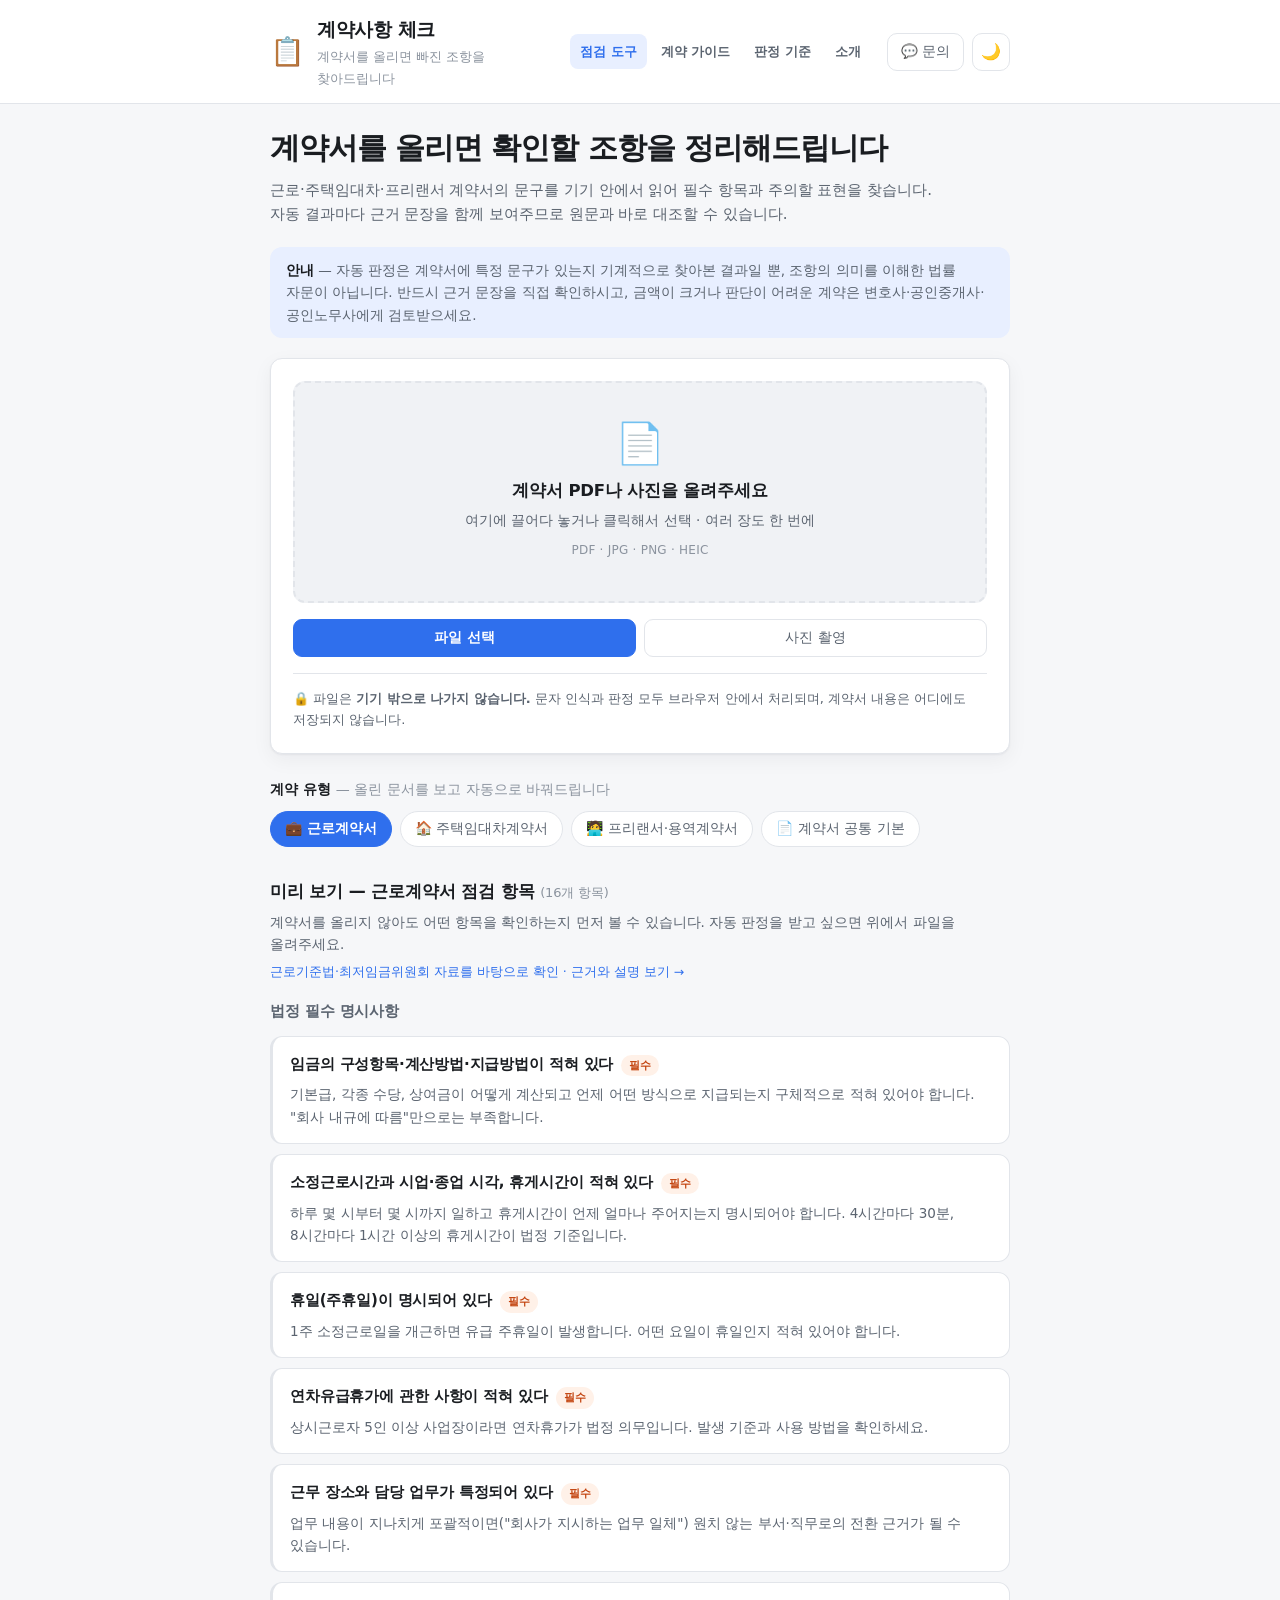
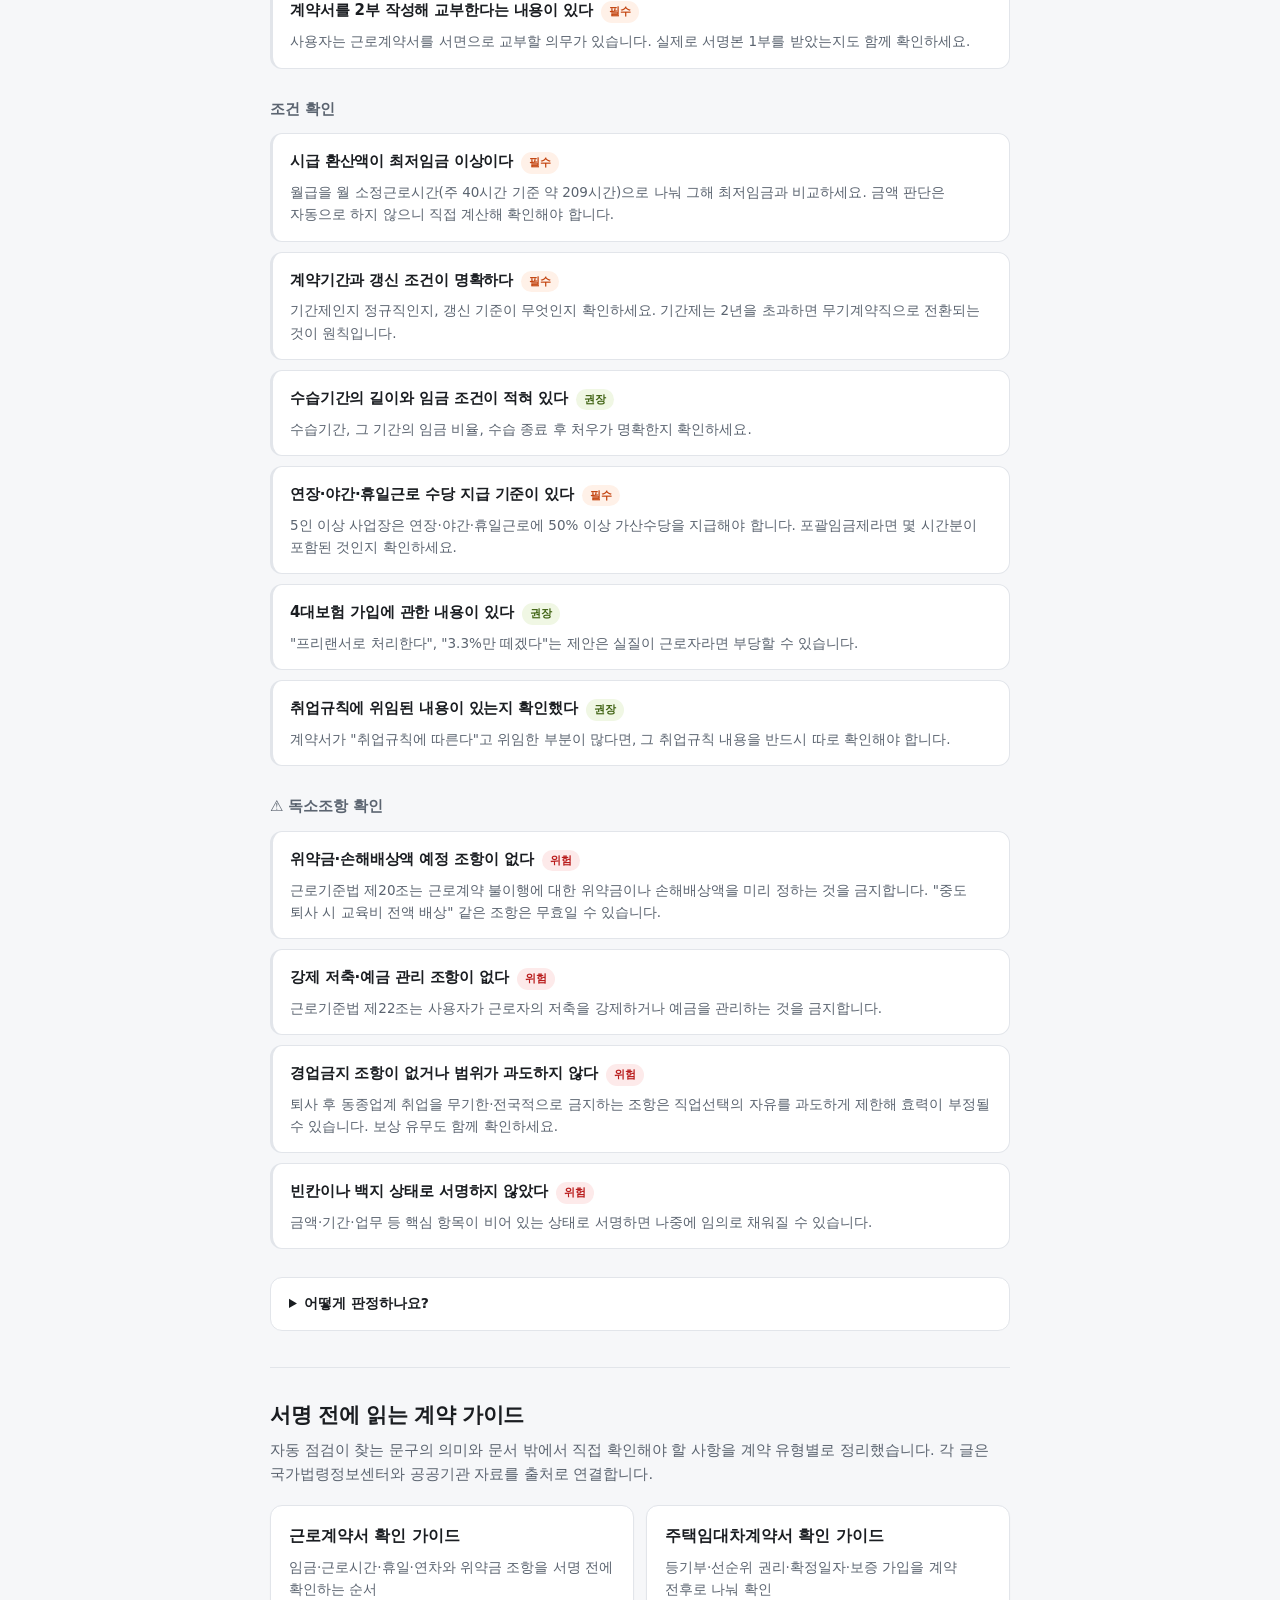
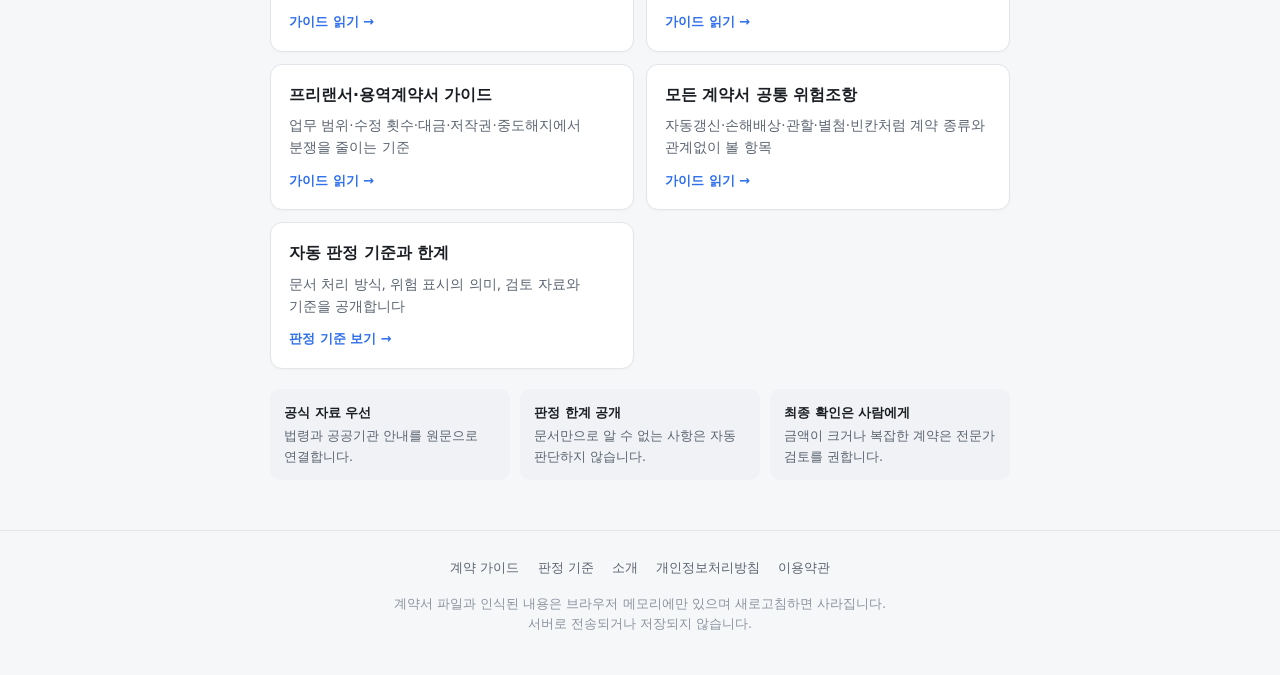
<file: index.html>
<!DOCTYPE html>
<html lang="ko">
<head>
  <meta charset="UTF-8">
  <meta name="viewport" content="width=device-width, initial-scale=1.0">
  <title>계약사항 체크 — 계약서를 올리면 자동으로 점검합니다</title>
  <meta name="description" content="근로계약서, 임대차계약서, 프리랜서 용역계약서 PDF나 사진을 올리면 브라우저에서 바로 문자 인식해 빠진 조항과 독소조항을 점검합니다.">
  <meta name="robots" content="index, follow">
  <meta name="naver-site-verification" content="bb46c6fb09ca7e08853a6f38e08c5c6ec8c4a75c">
  <meta name="google-adsense-account" content="ca-pub-8650152036785492">
  <link rel="canonical" href="https://contract-check-one.vercel.app/">
  <link rel="icon" href="data:image/svg+xml,<svg xmlns='http://www.w3.org/2000/svg' viewBox='0 0 100 100'><text y='.9em' font-size='90'>📋</text></svg>">
  <link rel="stylesheet" href="css/style.css">
  <meta property="og:type" content="website">
  <meta property="og:locale" content="ko_KR">
  <meta property="og:site_name" content="계약사항 체크">
  <meta property="og:title" content="계약사항 체크 — 계약서를 올리면 자동으로 점검합니다">
  <meta property="og:description" content="근로계약서, 임대차계약서, 프리랜서 용역계약서 PDF나 사진을 올리면 브라우저에서 바로 문자 인식해 빠진 조항과 독소조항을 점검합니다.">
  <meta property="og:url" content="https://contract-check-one.vercel.app/">
  <meta property="og:image" content="https://contract-check-one.vercel.app/og-image.svg">
  <meta name="twitter:card" content="summary_large_image">
  <meta name="twitter:title" content="계약사항 체크 — 계약서를 올리면 자동으로 점검합니다">
  <meta name="twitter:description" content="근로계약서, 임대차계약서, 프리랜서 용역계약서 PDF나 사진을 올리면 브라우저에서 바로 문자 인식해 빠진 조항과 독소조항을 점검합니다.">
  <meta name="twitter:image" content="https://contract-check-one.vercel.app/og-image.svg">

  <script type="application/ld+json">
  {
    "@context": "https://schema.org",
    "@type": "WebApplication",
    "name": "계약사항 체크",
    "url": "https://contract-check-one.vercel.app/",
    "description": "근로계약서, 임대차계약서, 프리랜서 용역계약서 PDF나 사진을 올리면 브라우저에서 바로 문자 인식해 빠진 조항과 독소조항을 점검하는 도구.",
    "applicationCategory": "UtilitiesApplication",
    "operatingSystem": "Any",
    "inLanguage": "ko",
    "isAccessibleForFree": true,
    "offers": { "@type": "Offer", "price": "0", "priceCurrency": "KRW" }
  }
  </script>
</head>
<body>
  <a class="skip-link" href="#main">본문으로 건너뛰기</a>

  <header class="site-header">
    <div class="wrap header-inner">
      <a class="brand" href="/" style="text-decoration:none; color:inherit;">
        <span class="brand-mark" aria-hidden="true">📋</span>
        <div>
          <p class="brand-title">계약사항 체크</p>
          <p class="brand-sub">계약서를 올리면 빠진 조항을 찾아드립니다</p>
        </div>
      </a>
      <nav class="site-nav" aria-label="주요 메뉴">
        <a href="/" aria-current="page">점검 도구</a>
        <a href="#guides">계약 가이드</a>
        <a href="/guides/methodology.html">판정 기준</a>
        <a href="/about.html">소개</a>
      </nav>
      <div class="header-actions">
        <button type="button" id="feedbackBtn" class="ghost-btn">
          <span aria-hidden="true">💬</span> 문의
        </button>
        <button type="button" id="themeToggle" class="icon-btn" aria-label="화면 테마 전환">
          <span aria-hidden="true" id="themeIcon">🌙</span>
        </button>
      </div>
    </div>
  </header>

  <main id="main" class="wrap">
    <!-- ===== 1단계: 업로드 ===== -->
    <section id="uploadView">
      <div class="tool-intro">
        <h1>계약서를 올리면 확인할 조항을 정리해드립니다</h1>
        <p>
          근로·주택임대차·프리랜서 계약서의 문구를 기기 안에서 읽어 필수 항목과 주의할 표현을 찾습니다.
          자동 결과마다 근거 문장을 함께 보여주므로 원문과 바로 대조할 수 있습니다.
        </p>
      </div>
      <p class="disclaimer" role="note">
        <strong>안내</strong> — 자동 판정은 계약서에 특정 문구가 있는지 기계적으로 찾아본 결과일 뿐,
        조항의 의미를 이해한 법률 자문이 아닙니다. 반드시 근거 문장을 직접 확인하시고,
        금액이 크거나 판단이 어려운 계약은 변호사·공인중개사·공인노무사에게 검토받으세요.
      </p>

      <div class="upload-card">
        <div id="dropzone" class="dropzone" tabindex="0" role="button"
             aria-label="계약서 파일 선택. 클릭하거나 파일을 끌어다 놓으세요.">
          <span class="dz-icon" aria-hidden="true">📄</span>
          <p class="dz-title">계약서 PDF나 사진을 올려주세요</p>
          <p class="dz-sub">여기에 끌어다 놓거나 클릭해서 선택 · 여러 장도 한 번에</p>
          <p class="dz-formats">PDF · JPG · PNG · HEIC</p>
        </div>

        <input type="file" id="fileInput" accept="application/pdf,image/*" multiple hidden>
        <input type="file" id="cameraInput" accept="image/*" capture="environment" multiple hidden>

        <div class="upload-actions">
          <button type="button" class="btn btn-primary" id="pickBtn">파일 선택</button>
          <button type="button" class="btn" id="cameraBtn">사진 촬영</button>
        </div>

        <p class="privacy-note">
          🔒 파일은 <strong>기기 밖으로 나가지 않습니다.</strong> 문자 인식과 판정 모두 브라우저 안에서 처리되며,
          계약서 내용은 어디에도 저장되지 않습니다.
        </p>
      </div>

      <div class="type-picker">
        <p class="picker-label">계약 유형 <span class="picker-hint">— 올린 문서를 보고 자동으로 바꿔드립니다</span></p>
        <div class="type-tabs-inner" id="typeTabs" role="tablist"></div>
      </div>

      <section class="preview-block" aria-labelledby="previewHeading">
        <div class="preview-head">
          <h2 id="previewHeading">미리 보기 — <span id="previewTypeName">근로계약서</span> 점검 항목 <span id="previewCount" class="preview-count"></span></h2>
          <p class="preview-sub">계약서를 올리지 않아도 어떤 항목을 확인하는지 먼저 볼 수 있습니다. 자동 판정을 받고 싶으면 위에서 파일을 올려주세요.</p>
          <p class="preview-source" id="previewSource"></p>
        </div>
        <div id="previewList" class="checklist"></div>
      </section>

      <details class="how-it-works">
        <summary>어떻게 판정하나요?</summary>
        <ol>
          <li><strong>PDF는 텍스트를 그대로 읽습니다.</strong> 문자 인식을 거치지 않으므로 오차가 거의 없습니다.</li>
          <li><strong>사진과 스캔본만 문자 인식(OCR)을 씁니다.</strong> 흑백 변환·이진화·해상도 보정을 거쳐 인식률을 높입니다.</li>
          <li><strong>띄어쓰기를 모두 지우고 비교합니다.</strong> 문자 인식이 넣는 엉뚱한 공백을 무시하기 위해서입니다.</li>
          <li><strong>단어 하나가 아니라 조합으로 찾습니다.</strong> 예를 들어 임금 조항은 "임금·급여·보수" 중 하나와 "지급·계산·산정" 중 하나가 함께 있어야 인정합니다.</li>
          <li><strong>오탈자를 어느 정도 감안합니다.</strong> 인식 오류로 글자가 어긋나도 비슷하면 찾아냅니다.</li>
          <li><strong>본문으로 알 수 없는 항목은 판정하지 않습니다.</strong> 등기부 확인처럼 문서 밖의 일은 "직접 확인"으로 남깁니다.</li>
        </ol>
      </details>

      <section class="resource-hub" id="guides" aria-labelledby="guidesHeading">
        <h2 id="guidesHeading">서명 전에 읽는 계약 가이드</h2>
        <p class="resource-lede">
          자동 점검이 찾는 문구의 의미와 문서 밖에서 직접 확인해야 할 사항을 계약 유형별로 정리했습니다.
          각 글은 국가법령정보센터와 공공기관 자료를 출처로 연결합니다.
        </p>

        <div class="guide-grid">
          <a class="guide-card" href="/guides/employment.html">
            <strong>근로계약서 확인 가이드</strong>
            <span>임금·근로시간·휴일·연차와 위약금 조항을 서명 전에 확인하는 순서</span>
            <span class="guide-link">가이드 읽기 →</span>
          </a>
          <a class="guide-card" href="/guides/lease.html">
            <strong>주택임대차계약서 확인 가이드</strong>
            <span>등기부·선순위 권리·확정일자·보증 가입을 계약 전후로 나눠 확인</span>
            <span class="guide-link">가이드 읽기 →</span>
          </a>
          <a class="guide-card" href="/guides/freelance.html">
            <strong>프리랜서·용역계약서 가이드</strong>
            <span>업무 범위·수정 횟수·대금·저작권·중도해지에서 분쟁을 줄이는 기준</span>
            <span class="guide-link">가이드 읽기 →</span>
          </a>
          <a class="guide-card" href="/guides/common.html">
            <strong>모든 계약서 공통 위험조항</strong>
            <span>자동갱신·손해배상·관할·별첨·빈칸처럼 계약 종류와 관계없이 볼 항목</span>
            <span class="guide-link">가이드 읽기 →</span>
          </a>
          <a class="guide-card" href="/guides/methodology.html">
            <strong>자동 판정 기준과 한계</strong>
            <span>문서 처리 방식, 위험 표시의 의미, 검토 자료와 기준을 공개합니다</span>
            <span class="guide-link">판정 기준 보기 →</span>
          </a>
        </div>

        <div class="trust-strip" aria-label="콘텐츠 운영 원칙">
          <div class="trust-item"><strong>공식 자료 우선</strong>법령과 공공기관 안내를 원문으로 연결합니다.</div>
          <div class="trust-item"><strong>판정 한계 공개</strong>문서만으로 알 수 없는 사항은 자동 판단하지 않습니다.</div>
          <div class="trust-item"><strong>최종 확인은 사람에게</strong>금액이 크거나 복잡한 계약은 전문가 검토를 권합니다.</div>
        </div>
      </section>
    </section>

    <!-- ===== 2단계: 진행 중 ===== -->
    <section id="progressView" hidden aria-live="polite">
      <div class="progress-card">
        <div class="spinner" aria-hidden="true"></div>
        <p class="progress-message" id="progressMessage">준비 중…</p>
        <div class="progress" role="progressbar" aria-valuemin="0" aria-valuemax="100" aria-valuenow="0" id="workBar">
          <div class="progress-fill" id="workFill"></div>
        </div>
        <p class="progress-hint" id="progressHint">문자 인식은 사진 한 장에 10~30초 정도 걸립니다.</p>
        <button type="button" class="btn btn-ghost" id="cancelBtn">취소</button>
      </div>
    </section>

    <!-- ===== 3단계: 결과 ===== -->
    <section id="resultView" hidden>
      <div class="result-head">
        <div>
          <h2 id="resultTitle">근로계약서</h2>
          <p class="result-meta" id="resultMeta"></p>
        </div>
        <button type="button" class="btn" id="restartBtn">다른 계약서 올리기</button>
      </div>

      <div id="qualityWarning" class="warn-box" hidden></div>
      <div id="typeSuggestion" class="suggest-box" hidden></div>

      <div class="score-grid">
        <div class="score-cell st-danger-cell">
          <span class="score-value" id="countDanger">0</span>
          <span class="score-caption">위험 발견</span>
        </div>
        <div class="score-cell st-missing-cell">
          <span class="score-value" id="countMissing">0</span>
          <span class="score-caption">못 찾음</span>
        </div>
        <div class="score-cell st-review-cell">
          <span class="score-value" id="countReview">0</span>
          <span class="score-caption">직접 확인</span>
        </div>
        <div class="score-cell st-ok-cell">
          <span class="score-value" id="countOk">0</span>
          <span class="score-caption">확인됨</span>
        </div>
      </div>

      <p class="result-summary" id="resultSummary"></p>

      <div class="result-tabs">
        <div class="type-tabs-inner" id="resultTypeTabs" role="tablist"></div>
      </div>

      <div class="toolbar">
        <label class="switch">
          <input type="checkbox" id="filterToggle">
          <span>문제 있는 항목만 보기</span>
        </label>
        <div class="toolbar-actions">
          <button type="button" class="btn btn-ghost" id="printBtn">인쇄 / PDF 저장</button>
        </div>
      </div>

      <div id="checklist" class="checklist"></div>

      <details class="raw-text">
        <summary>인식된 원문 보기 <span id="rawCount" class="raw-count"></span></summary>
        <p class="raw-hint">판정이 이상하다면 여기서 문자 인식이 제대로 됐는지 확인해보세요. 글자가 심하게 깨졌다면 더 밝은 곳에서 정면으로 다시 찍어주세요.</p>
        <pre id="rawText"></pre>
      </details>
    </section>

    <div id="errorBox" class="error-box" hidden></div>
  </main>

  <footer class="site-footer">
    <div class="wrap">
      <nav class="footer-nav" aria-label="사이트 정보">
        <a href="/#guides">계약 가이드</a>
        <a href="/guides/methodology.html">판정 기준</a>
        <a href="/about.html">소개</a>
        <a href="/privacy.html">개인정보처리방침</a>
        <a href="/terms.html">이용약관</a>
      </nav>
      <p>계약서 파일과 인식된 내용은 브라우저 메모리에만 있으며 새로고침하면 사라집니다.</p>
      <p class="footer-sub">서버로 전송되거나 저장되지 않습니다.</p>
    </div>
  </footer>

  <!-- ===== 익명 문의함 ===== -->
  <dialog id="feedbackDialog" class="fb-dialog" aria-labelledby="fbTitle">
    <div class="fb-head">
      <h2 id="fbTitle">문의하기</h2>
      <button type="button" id="fbClose" class="icon-btn" aria-label="닫기">✕</button>
    </div>

    <p class="fb-anon">
      🕶️ <strong>익명으로 접수됩니다.</strong> 이메일이나 기기 정보 같은 신원 정보는 수집하지 않습니다.
      비밀번호는 기기 안에서 암호화되어 전송되며 저장되지 않습니다.
    </p>

    <div id="fbOffline" class="fb-offline" hidden>
      아직 문의함 서버가 연결되지 않았습니다. <code>js/config.js</code>에 Supabase 정보를 입력하면 바로 동작합니다.
      설정 방법은 <code>docs/supabase-setup.sql</code> 맨 위에 적혀 있습니다.
    </div>

    <div class="fb-tabs" role="tablist">
      <button type="button" id="fbTabWrite" class="fb-tab" role="tab" aria-selected="true">문의 남기기</button>
      <button type="button" id="fbTabLookup" class="fb-tab" role="tab" aria-selected="false">내 문의 확인</button>
    </div>

    <!-- 문의 작성 -->
    <div id="fbPanelWrite" class="fb-panel">
      <label class="fb-label" for="fbCategory">어떤 내용인가요?</label>
      <select id="fbCategory" class="fb-input">
        <option value="accuracy">판정이 틀렸어요</option>
        <option value="bug">오류 신고</option>
        <option value="idea">개선 제안</option>
        <option value="etc">기타</option>
      </select>

      <label class="fb-label" for="fbBody">불편한 점을 적어주세요</label>
      <textarea id="fbBody" class="fb-input fb-textarea" rows="6" maxlength="2000"
                placeholder="어떤 계약서를 올렸을 때, 어떤 항목이, 어떻게 잘못 나왔는지 적어주시면 고치는 데 큰 도움이 됩니다."></textarea>
      <p class="fb-count" id="fbCharCount">0 / 2000</p>

      <label class="fb-label" for="fbPassword">비밀번호</label>
      <input type="password" id="fbPassword" class="fb-input" autocomplete="new-password"
             placeholder="4자 이상 — 나중에 답변을 확인할 때 필요합니다">

      <div id="fbWriteError" class="fb-error" hidden></div>
      <button type="button" id="fbSubmit" class="btn btn-primary fb-action">문의 보내기</button>
    </div>

    <!-- 내 문의 조회 -->
    <div id="fbPanelLookup" class="fb-panel" hidden>
      <label class="fb-label" for="fbTicket">문의번호</label>
      <input type="text" id="fbTicket" class="fb-input fb-code-input" maxlength="8"
             autocomplete="off" placeholder="예: ABCD2345">

      <label class="fb-label" for="fbLookupPassword">비밀번호</label>
      <input type="password" id="fbLookupPassword" class="fb-input" autocomplete="off"
             placeholder="문의할 때 정한 비밀번호">

      <div id="fbLookupError" class="fb-error" hidden></div>
      <button type="button" id="fbLookup" class="btn btn-primary fb-action">조회하기</button>

      <p class="fb-note">
        문의번호를 잃어버리면 익명 특성상 글을 찾을 방법이 없습니다. 새로 문의를 남겨주세요.
      </p>
    </div>

    <!-- 접수 완료 / 조회 결과 -->
    <div id="fbPanelResult" class="fb-panel" hidden></div>
  </dialog>

  <script src="js/config.js"></script>
  <script src="js/data.js"></script>
  <script src="js/match.js"></script>
  <script src="js/extract.js"></script>
  <script src="js/app.js"></script>
  <script src="js/feedback.js"></script>
</body>
</html>
</file>
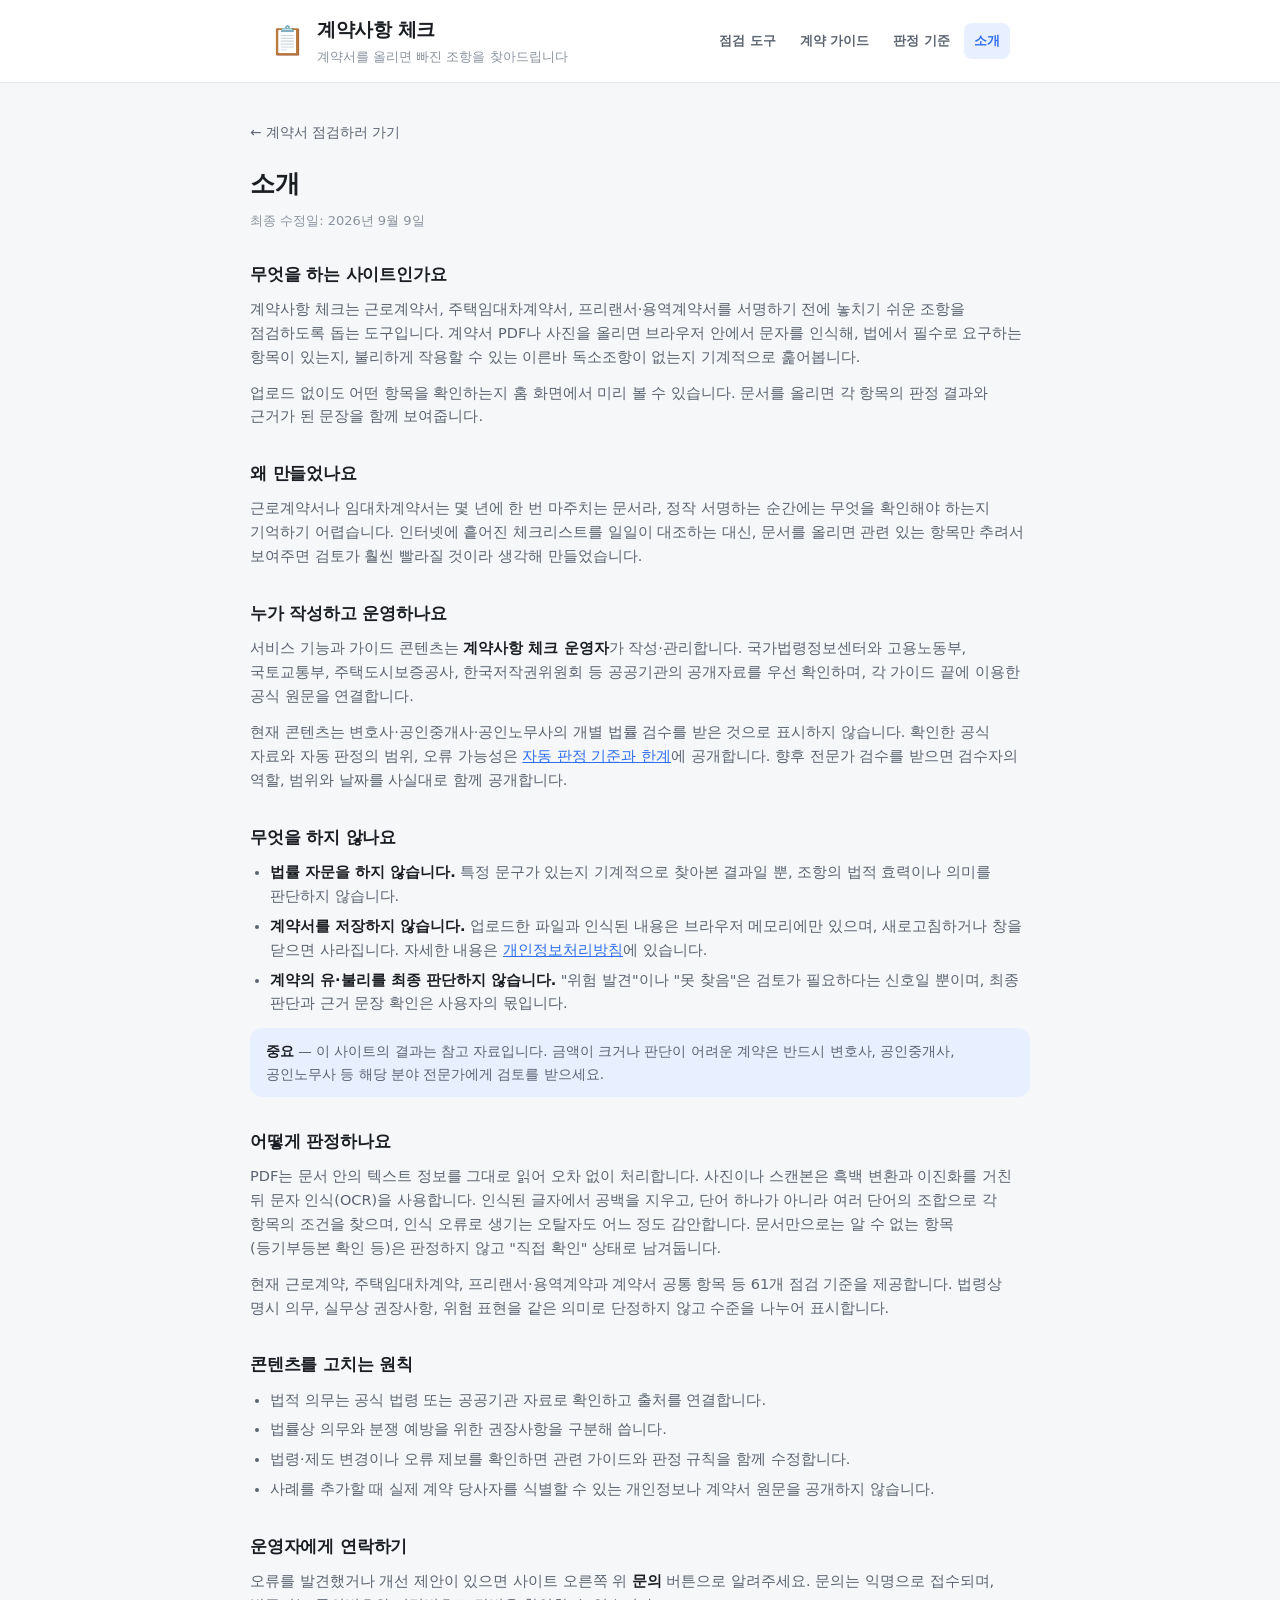
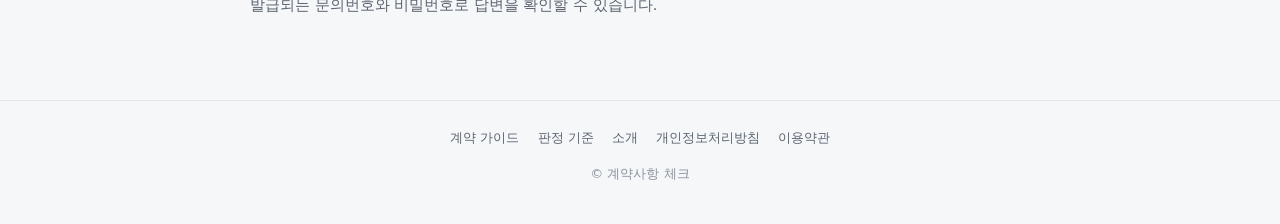
<file: about.html>
<!DOCTYPE html>
<html lang="ko">
<head>
  <meta charset="UTF-8">
  <meta name="viewport" content="width=device-width, initial-scale=1.0">
  <title>소개 — 계약사항 체크</title>
  <meta name="description" content="계약사항 체크가 왜 만들어졌는지, 무엇을 하고 무엇을 하지 않는지 설명합니다.">
  <meta name="robots" content="index, follow">
  <meta name="google-adsense-account" content="ca-pub-8650152036785492">
  <link rel="canonical" href="https://contract-check-one.vercel.app/about.html">
  <link rel="icon" href="data:image/svg+xml,<svg xmlns='http://www.w3.org/2000/svg' viewBox='0 0 100 100'><text y='.9em' font-size='90'>📋</text></svg>">
  <link rel="stylesheet" href="css/style.css">
  <script>
    try {
      var t = localStorage.getItem('contract-check:theme');
      if (t !== 'dark' && t !== 'light') t = matchMedia('(prefers-color-scheme: dark)').matches ? 'dark' : 'light';
      document.documentElement.setAttribute('data-theme', t);
    } catch (e) {}
  </script>

  <meta property="og:type" content="website">
  <meta property="og:locale" content="ko_KR">
  <meta property="og:site_name" content="계약사항 체크">
  <meta property="og:title" content="소개 — 계약사항 체크">
  <meta property="og:description" content="계약사항 체크가 왜 만들어졌는지, 무엇을 하고 무엇을 하지 않는지 설명합니다.">
  <meta property="og:url" content="https://contract-check-one.vercel.app/about.html">
  <meta property="og:image" content="https://contract-check-one.vercel.app/og-image.svg">
</head>
<body>
  <a class="skip-link" href="#main">본문으로 건너뛰기</a>

  <header class="site-header">
    <div class="wrap header-inner">
      <a class="brand" href="/" style="text-decoration:none; color:inherit;">
        <span class="brand-mark" aria-hidden="true">📋</span>
        <div>
          <p class="brand-title">계약사항 체크</p>
          <p class="brand-sub">계약서를 올리면 빠진 조항을 찾아드립니다</p>
        </div>
      </a>
      <nav class="site-nav" aria-label="주요 메뉴">
        <a href="/">점검 도구</a><a href="/#guides">계약 가이드</a>
        <a href="/guides/methodology.html">판정 기준</a><a href="/about.html" aria-current="page">소개</a>
      </nav>
    </div>
  </header>

  <main id="main" class="wrap doc-page">
    <a class="back-link" href="/">← 계약서 점검하러 가기</a>
    <h1>소개</h1>
    <p class="doc-updated">최종 수정일: 2026년 9월 9일</p>

    <div class="doc-body">
      <h2>무엇을 하는 사이트인가요</h2>
      <p>
        계약사항 체크는 근로계약서, 주택임대차계약서, 프리랜서·용역계약서를 서명하기 전에
        놓치기 쉬운 조항을 점검하도록 돕는 도구입니다. 계약서 PDF나 사진을 올리면
        브라우저 안에서 문자를 인식해, 법에서 필수로 요구하는 항목이 있는지,
        불리하게 작용할 수 있는 이른바 독소조항이 없는지 기계적으로 훑어봅니다.
      </p>
      <p>
        업로드 없이도 어떤 항목을 확인하는지 홈 화면에서 미리 볼 수 있습니다.
        문서를 올리면 각 항목의 판정 결과와 근거가 된 문장을 함께 보여줍니다.
      </p>

      <h2>왜 만들었나요</h2>
      <p>
        근로계약서나 임대차계약서는 몇 년에 한 번 마주치는 문서라, 정작 서명하는 순간에는
        무엇을 확인해야 하는지 기억하기 어렵습니다. 인터넷에 흩어진 체크리스트를
        일일이 대조하는 대신, 문서를 올리면 관련 있는 항목만 추려서 보여주면
        검토가 훨씬 빨라질 것이라 생각해 만들었습니다.
      </p>

      <h2>누가 작성하고 운영하나요</h2>
      <p>
        서비스 기능과 가이드 콘텐츠는 <strong>계약사항 체크 운영자</strong>가 작성·관리합니다.
        국가법령정보센터와 고용노동부, 국토교통부, 주택도시보증공사, 한국저작권위원회 등
        공공기관의 공개자료를 우선 확인하며, 각 가이드 끝에 이용한 공식 원문을 연결합니다.
      </p>
      <p>
        현재 콘텐츠는 변호사·공인중개사·공인노무사의 개별 법률 검수를 받은 것으로 표시하지 않습니다.
        확인한 공식 자료와 자동 판정의 범위, 오류 가능성은 <a href="/guides/methodology.html">자동 판정 기준과 한계</a>에 공개합니다.
        향후 전문가 검수를 받으면 검수자의 역할, 범위와 날짜를 사실대로 함께 공개합니다.
      </p>

      <h2>무엇을 하지 않나요</h2>
      <ul>
        <li><strong>법률 자문을 하지 않습니다.</strong> 특정 문구가 있는지 기계적으로 찾아본 결과일 뿐, 조항의 법적 효력이나 의미를 판단하지 않습니다.</li>
        <li><strong>계약서를 저장하지 않습니다.</strong> 업로드한 파일과 인식된 내용은 브라우저 메모리에만 있으며, 새로고침하거나 창을 닫으면 사라집니다. 자세한 내용은 <a href="/privacy.html">개인정보처리방침</a>에 있습니다.</li>
        <li><strong>계약의 유·불리를 최종 판단하지 않습니다.</strong> "위험 발견"이나 "못 찾음"은 검토가 필요하다는 신호일 뿐이며, 최종 판단과 근거 문장 확인은 사용자의 몫입니다.</li>
      </ul>

      <div class="doc-note">
        <strong>중요</strong> — 이 사이트의 결과는 참고 자료입니다. 금액이 크거나 판단이 어려운 계약은
        반드시 변호사, 공인중개사, 공인노무사 등 해당 분야 전문가에게 검토를 받으세요.
      </div>

      <h2>어떻게 판정하나요</h2>
      <p>
        PDF는 문서 안의 텍스트 정보를 그대로 읽어 오차 없이 처리합니다. 사진이나 스캔본은
        흑백 변환과 이진화를 거친 뒤 문자 인식(OCR)을 사용합니다. 인식된 글자에서 공백을
        지우고, 단어 하나가 아니라 여러 단어의 조합으로 각 항목의 조건을 찾으며, 인식 오류로
        생기는 오탈자도 어느 정도 감안합니다. 문서만으로는 알 수 없는 항목(등기부등본 확인 등)은
        판정하지 않고 "직접 확인" 상태로 남겨둡니다.
      </p>
      <p>
        현재 근로계약, 주택임대차계약, 프리랜서·용역계약과 계약서 공통 항목 등 61개 점검 기준을 제공합니다.
        법령상 명시 의무, 실무상 권장사항, 위험 표현을 같은 의미로 단정하지 않고 수준을 나누어 표시합니다.
      </p>

      <h2>콘텐츠를 고치는 원칙</h2>
      <ul>
        <li>법적 의무는 공식 법령 또는 공공기관 자료로 확인하고 출처를 연결합니다.</li>
        <li>법률상 의무와 분쟁 예방을 위한 권장사항을 구분해 씁니다.</li>
        <li>법령·제도 변경이나 오류 제보를 확인하면 관련 가이드와 판정 규칙을 함께 수정합니다.</li>
        <li>사례를 추가할 때 실제 계약 당사자를 식별할 수 있는 개인정보나 계약서 원문을 공개하지 않습니다.</li>
      </ul>

      <h2>운영자에게 연락하기</h2>
      <p>
        오류를 발견했거나 개선 제안이 있으면 사이트 오른쪽 위 <strong>문의</strong> 버튼으로
        알려주세요. 문의는 익명으로 접수되며, 발급되는 문의번호와 비밀번호로 답변을 확인할 수 있습니다.
      </p>
    </div>
  </main>

  <footer class="site-footer">
    <div class="wrap">
      <nav class="footer-nav" aria-label="사이트 정보">
        <a href="/#guides">계약 가이드</a>
        <a href="/guides/methodology.html">판정 기준</a>
        <a href="/about.html">소개</a>
        <a href="/privacy.html">개인정보처리방침</a>
        <a href="/terms.html">이용약관</a>
      </nav>
      <p>© 계약사항 체크</p>
    </div>
  </footer>
</body>
</html>
</file>
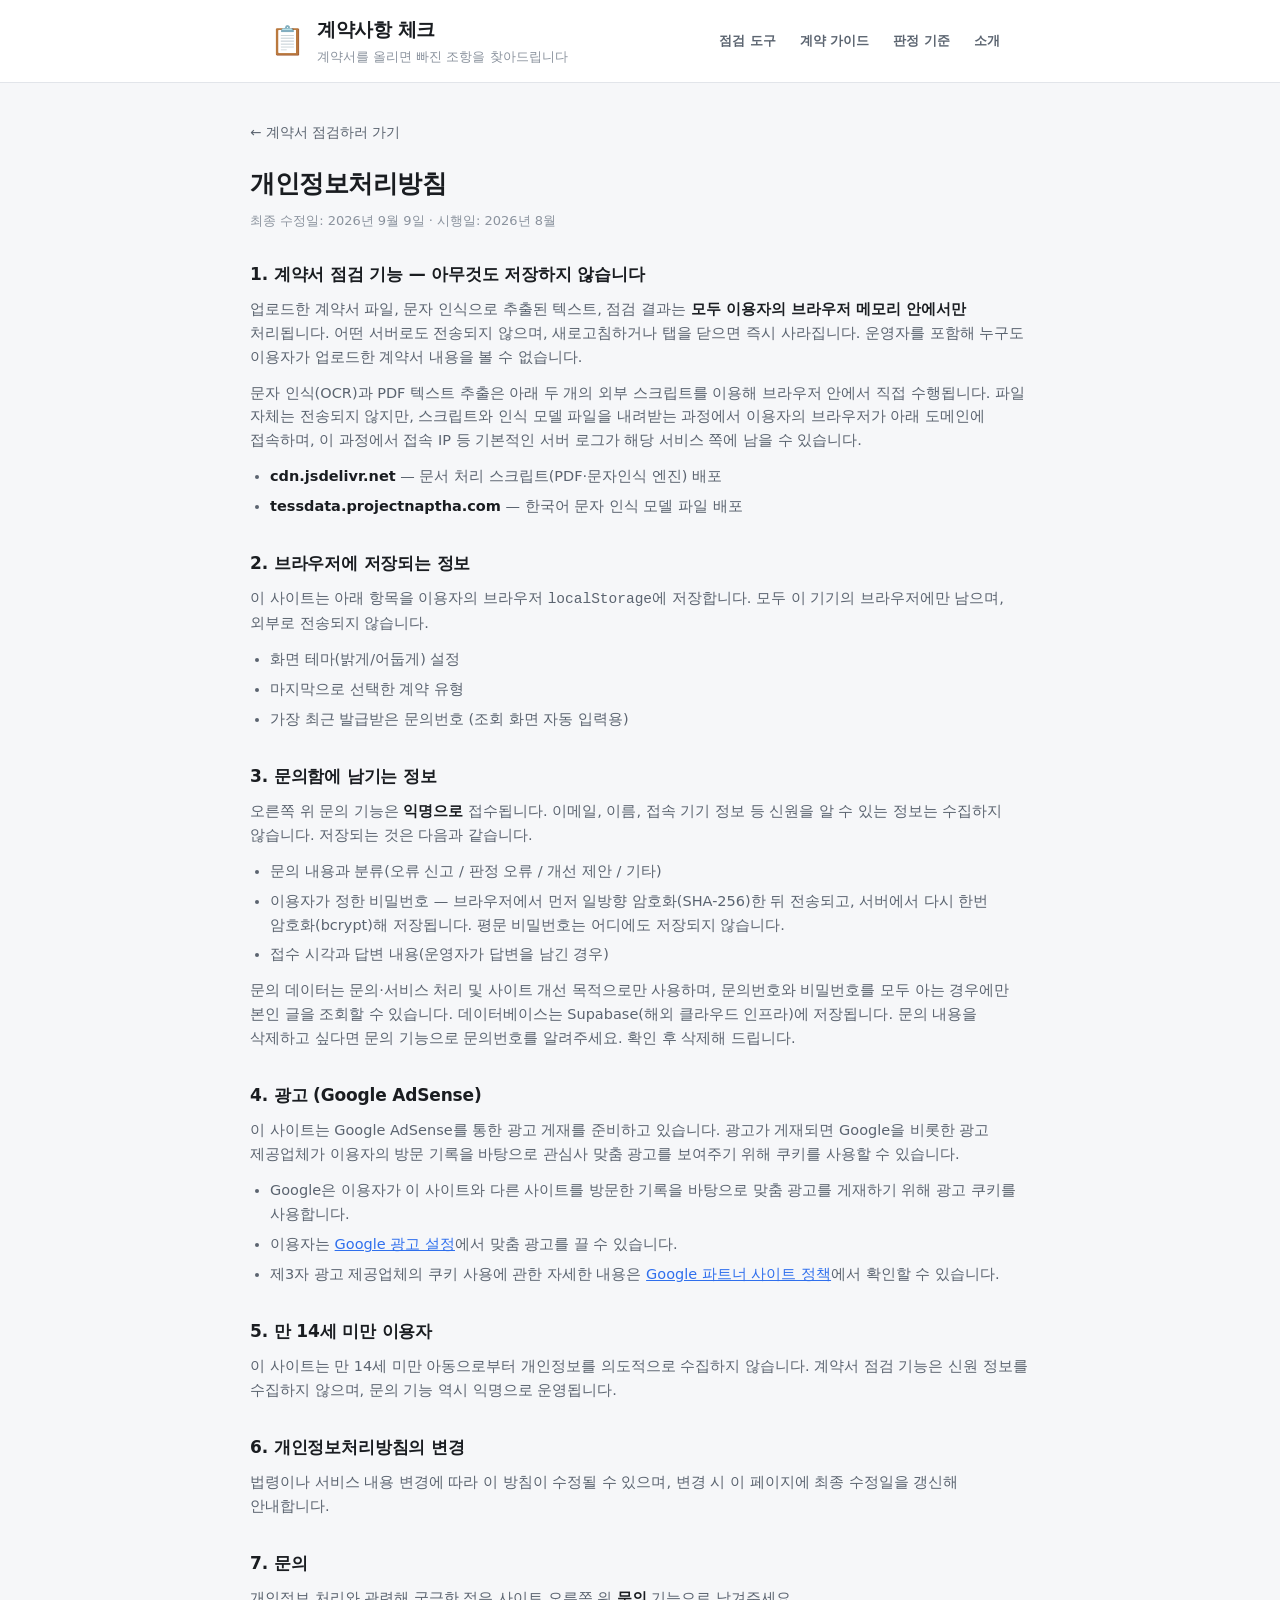
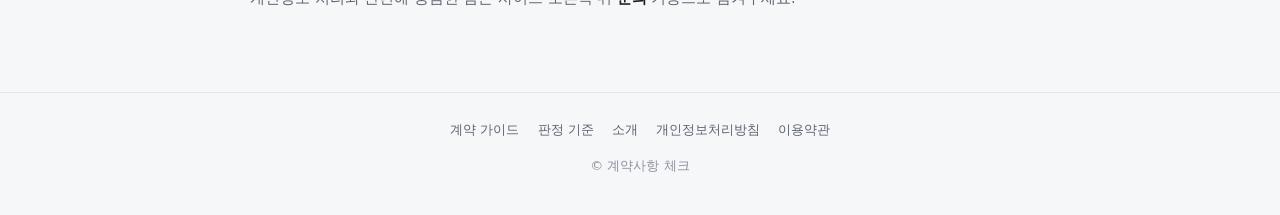
<file: privacy.html>
<!DOCTYPE html>
<html lang="ko">
<head>
  <meta charset="UTF-8">
  <meta name="viewport" content="width=device-width, initial-scale=1.0">
  <title>개인정보처리방침 — 계약사항 체크</title>
  <meta name="description" content="계약사항 체크가 어떤 정보를 처리하는지, 쿠키와 저장소를 어떻게 사용하는지, 광고 관련 사항을 설명합니다.">
  <meta name="robots" content="index, follow">
  <meta name="google-adsense-account" content="ca-pub-8650152036785492">
  <link rel="canonical" href="https://contract-check-one.vercel.app/privacy.html">
  <link rel="icon" href="data:image/svg+xml,<svg xmlns='http://www.w3.org/2000/svg' viewBox='0 0 100 100'><text y='.9em' font-size='90'>📋</text></svg>">
  <link rel="stylesheet" href="css/style.css">
  <script>
    try {
      var t = localStorage.getItem('contract-check:theme');
      if (t !== 'dark' && t !== 'light') t = matchMedia('(prefers-color-scheme: dark)').matches ? 'dark' : 'light';
      document.documentElement.setAttribute('data-theme', t);
    } catch (e) {}
  </script>

  <meta property="og:type" content="website">
  <meta property="og:locale" content="ko_KR">
  <meta property="og:site_name" content="계약사항 체크">
  <meta property="og:title" content="개인정보처리방침 — 계약사항 체크">
  <meta property="og:description" content="계약사항 체크가 어떤 정보를 처리하는지 설명합니다.">
  <meta property="og:url" content="https://contract-check-one.vercel.app/privacy.html">
  <meta property="og:image" content="https://contract-check-one.vercel.app/og-image.svg">
</head>
<body>
  <a class="skip-link" href="#main">본문으로 건너뛰기</a>

  <header class="site-header">
    <div class="wrap header-inner">
      <a class="brand" href="/" style="text-decoration:none; color:inherit;">
        <span class="brand-mark" aria-hidden="true">📋</span>
        <div>
          <p class="brand-title">계약사항 체크</p>
          <p class="brand-sub">계약서를 올리면 빠진 조항을 찾아드립니다</p>
        </div>
      </a>
      <nav class="site-nav" aria-label="주요 메뉴">
        <a href="/">점검 도구</a><a href="/#guides">계약 가이드</a>
        <a href="/guides/methodology.html">판정 기준</a><a href="/about.html">소개</a>
      </nav>
    </div>
  </header>

  <main id="main" class="wrap doc-page">
    <a class="back-link" href="/">← 계약서 점검하러 가기</a>
    <h1>개인정보처리방침</h1>
    <p class="doc-updated">최종 수정일: 2026년 9월 9일 · 시행일: 2026년 8월</p>

    <div class="doc-body">
      <h2>1. 계약서 점검 기능 — 아무것도 저장하지 않습니다</h2>
      <p>
        업로드한 계약서 파일, 문자 인식으로 추출된 텍스트, 점검 결과는 <strong>모두 이용자의
        브라우저 메모리 안에서만</strong> 처리됩니다. 어떤 서버로도 전송되지 않으며,
        새로고침하거나 탭을 닫으면 즉시 사라집니다. 운영자를 포함해 누구도 이용자가
        업로드한 계약서 내용을 볼 수 없습니다.
      </p>
      <p>
        문자 인식(OCR)과 PDF 텍스트 추출은 아래 두 개의 외부 스크립트를 이용해 브라우저
        안에서 직접 수행됩니다. 파일 자체는 전송되지 않지만, 스크립트와 인식 모델 파일을
        내려받는 과정에서 이용자의 브라우저가 아래 도메인에 접속하며, 이 과정에서 접속 IP 등
        기본적인 서버 로그가 해당 서비스 쪽에 남을 수 있습니다.
      </p>
      <ul>
        <li><strong>cdn.jsdelivr.net</strong> — 문서 처리 스크립트(PDF·문자인식 엔진) 배포</li>
        <li><strong>tessdata.projectnaptha.com</strong> — 한국어 문자 인식 모델 파일 배포</li>
      </ul>

      <h2>2. 브라우저에 저장되는 정보</h2>
      <p>
        이 사이트는 아래 항목을 이용자의 브라우저 <code>localStorage</code>에 저장합니다.
        모두 이 기기의 브라우저에만 남으며, 외부로 전송되지 않습니다.
      </p>
      <ul>
        <li>화면 테마(밝게/어둡게) 설정</li>
        <li>마지막으로 선택한 계약 유형</li>
        <li>가장 최근 발급받은 문의번호 (조회 화면 자동 입력용)</li>
      </ul>

      <h2>3. 문의함에 남기는 정보</h2>
      <p>
        오른쪽 위 문의 기능은 <strong>익명으로</strong> 접수됩니다. 이메일, 이름, 접속 기기
        정보 등 신원을 알 수 있는 정보는 수집하지 않습니다. 저장되는 것은 다음과 같습니다.
      </p>
      <ul>
        <li>문의 내용과 분류(오류 신고 / 판정 오류 / 개선 제안 / 기타)</li>
        <li>이용자가 정한 비밀번호 — 브라우저에서 먼저 일방향 암호화(SHA-256)한 뒤 전송되고, 서버에서 다시 한번 암호화(bcrypt)해 저장됩니다. 평문 비밀번호는 어디에도 저장되지 않습니다.</li>
        <li>접수 시각과 답변 내용(운영자가 답변을 남긴 경우)</li>
      </ul>
      <p>
        문의 데이터는 문의·서비스 처리 및 사이트 개선 목적으로만 사용하며, 문의번호와
        비밀번호를 모두 아는 경우에만 본인 글을 조회할 수 있습니다. 데이터베이스는
        Supabase(해외 클라우드 인프라)에 저장됩니다. 문의 내용을 삭제하고 싶다면
        문의 기능으로 문의번호를 알려주세요. 확인 후 삭제해 드립니다.
      </p>

      <h2>4. 광고 (Google AdSense)</h2>
      <p>
        이 사이트는 Google AdSense를 통한 광고 게재를 준비하고 있습니다. 광고가 게재되면
        Google을 비롯한 광고 제공업체가 이용자의 방문 기록을 바탕으로 관심사 맞춤 광고를
        보여주기 위해 쿠키를 사용할 수 있습니다.
      </p>
      <ul>
        <li>Google은 이용자가 이 사이트와 다른 사이트를 방문한 기록을 바탕으로 맞춤 광고를 게재하기 위해 광고 쿠키를 사용합니다.</li>
        <li>이용자는 <a href="https://adssettings.google.com/" target="_blank" rel="noopener">Google 광고 설정</a>에서 맞춤 광고를 끌 수 있습니다.</li>
        <li>제3자 광고 제공업체의 쿠키 사용에 관한 자세한 내용은 <a href="https://policies.google.com/technologies/partner-sites" target="_blank" rel="noopener">Google 파트너 사이트 정책</a>에서 확인할 수 있습니다.</li>
      </ul>

      <h2>5. 만 14세 미만 이용자</h2>
      <p>
        이 사이트는 만 14세 미만 아동으로부터 개인정보를 의도적으로 수집하지 않습니다.
        계약서 점검 기능은 신원 정보를 수집하지 않으며, 문의 기능 역시 익명으로 운영됩니다.
      </p>

      <h2>6. 개인정보처리방침의 변경</h2>
      <p>
        법령이나 서비스 내용 변경에 따라 이 방침이 수정될 수 있으며, 변경 시 이 페이지에
        최종 수정일을 갱신해 안내합니다.
      </p>

      <h2>7. 문의</h2>
      <p>
        개인정보 처리와 관련해 궁금한 점은 사이트 오른쪽 위 <strong>문의</strong> 기능으로
        남겨주세요.
      </p>
    </div>
  </main>

  <footer class="site-footer">
    <div class="wrap">
      <nav class="footer-nav" aria-label="사이트 정보">
        <a href="/#guides">계약 가이드</a>
        <a href="/guides/methodology.html">판정 기준</a>
        <a href="/about.html">소개</a>
        <a href="/privacy.html">개인정보처리방침</a>
        <a href="/terms.html">이용약관</a>
      </nav>
      <p>© 계약사항 체크</p>
    </div>
  </footer>
</body>
</html>
</file>
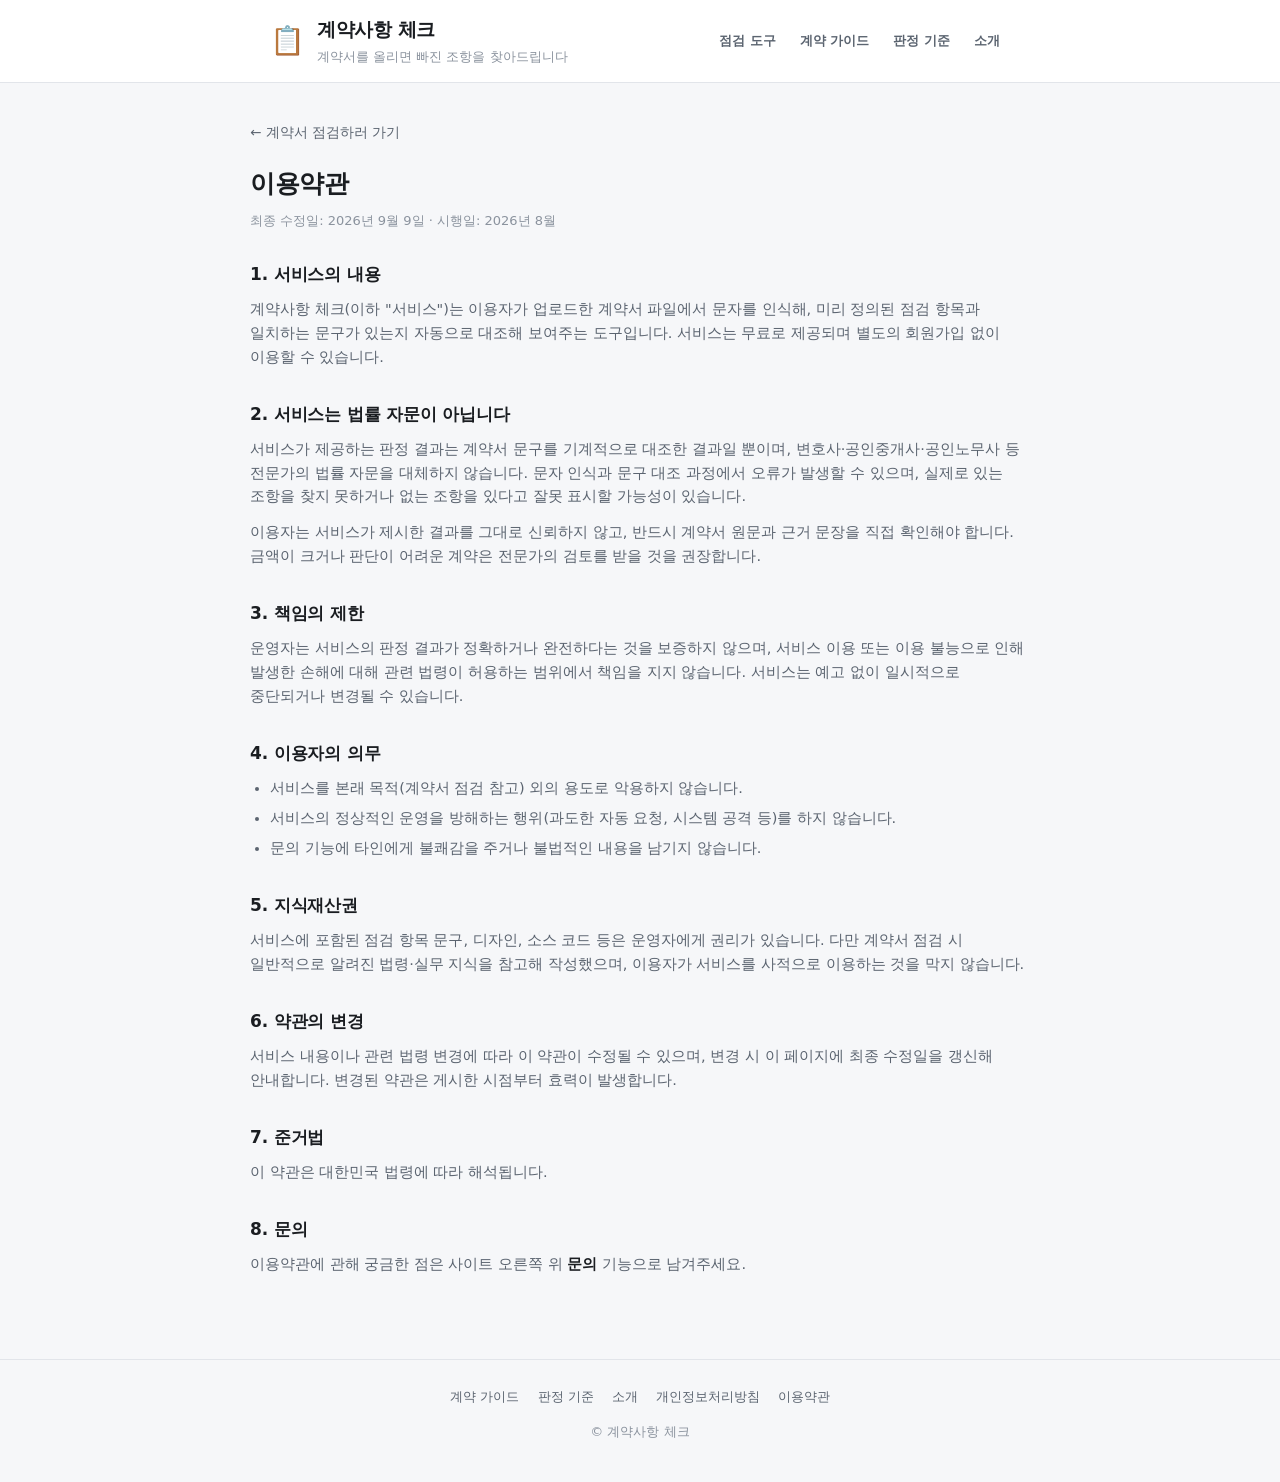
<file: terms.html>
<!DOCTYPE html>
<html lang="ko">
<head>
  <meta charset="UTF-8">
  <meta name="viewport" content="width=device-width, initial-scale=1.0">
  <title>이용약관 — 계약사항 체크</title>
  <meta name="description" content="계약사항 체크 서비스 이용약관입니다.">
  <meta name="robots" content="index, follow">
  <meta name="google-adsense-account" content="ca-pub-8650152036785492">
  <link rel="canonical" href="https://contract-check-one.vercel.app/terms.html">
  <link rel="icon" href="data:image/svg+xml,<svg xmlns='http://www.w3.org/2000/svg' viewBox='0 0 100 100'><text y='.9em' font-size='90'>📋</text></svg>">
  <link rel="stylesheet" href="css/style.css">
  <script>
    try {
      var t = localStorage.getItem('contract-check:theme');
      if (t !== 'dark' && t !== 'light') t = matchMedia('(prefers-color-scheme: dark)').matches ? 'dark' : 'light';
      document.documentElement.setAttribute('data-theme', t);
    } catch (e) {}
  </script>

  <meta property="og:type" content="website">
  <meta property="og:locale" content="ko_KR">
  <meta property="og:site_name" content="계약사항 체크">
  <meta property="og:title" content="이용약관 — 계약사항 체크">
  <meta property="og:description" content="계약사항 체크 서비스 이용약관입니다.">
  <meta property="og:url" content="https://contract-check-one.vercel.app/terms.html">
  <meta property="og:image" content="https://contract-check-one.vercel.app/og-image.svg">
</head>
<body>
  <a class="skip-link" href="#main">본문으로 건너뛰기</a>

  <header class="site-header">
    <div class="wrap header-inner">
      <a class="brand" href="/" style="text-decoration:none; color:inherit;">
        <span class="brand-mark" aria-hidden="true">📋</span>
        <div>
          <p class="brand-title">계약사항 체크</p>
          <p class="brand-sub">계약서를 올리면 빠진 조항을 찾아드립니다</p>
        </div>
      </a>
      <nav class="site-nav" aria-label="주요 메뉴">
        <a href="/">점검 도구</a><a href="/#guides">계약 가이드</a>
        <a href="/guides/methodology.html">판정 기준</a><a href="/about.html">소개</a>
      </nav>
    </div>
  </header>

  <main id="main" class="wrap doc-page">
    <a class="back-link" href="/">← 계약서 점검하러 가기</a>
    <h1>이용약관</h1>
    <p class="doc-updated">최종 수정일: 2026년 9월 9일 · 시행일: 2026년 8월</p>

    <div class="doc-body">
      <h2>1. 서비스의 내용</h2>
      <p>
        계약사항 체크(이하 "서비스")는 이용자가 업로드한 계약서 파일에서 문자를 인식해,
        미리 정의된 점검 항목과 일치하는 문구가 있는지 자동으로 대조해 보여주는 도구입니다.
        서비스는 무료로 제공되며 별도의 회원가입 없이 이용할 수 있습니다.
      </p>

      <h2>2. 서비스는 법률 자문이 아닙니다</h2>
      <p>
        서비스가 제공하는 판정 결과는 계약서 문구를 기계적으로 대조한 결과일 뿐이며,
        변호사·공인중개사·공인노무사 등 전문가의 법률 자문을 대체하지 않습니다.
        문자 인식과 문구 대조 과정에서 오류가 발생할 수 있으며, 실제로 있는 조항을
        찾지 못하거나 없는 조항을 있다고 잘못 표시할 가능성이 있습니다.
      </p>
      <p>
        이용자는 서비스가 제시한 결과를 그대로 신뢰하지 않고, 반드시 계약서 원문과
        근거 문장을 직접 확인해야 합니다. 금액이 크거나 판단이 어려운 계약은 전문가의
        검토를 받을 것을 권장합니다.
      </p>

      <h2>3. 책임의 제한</h2>
      <p>
        운영자는 서비스의 판정 결과가 정확하거나 완전하다는 것을 보증하지 않으며,
        서비스 이용 또는 이용 불능으로 인해 발생한 손해에 대해 관련 법령이 허용하는
        범위에서 책임을 지지 않습니다. 서비스는 예고 없이 일시적으로 중단되거나
        변경될 수 있습니다.
      </p>

      <h2>4. 이용자의 의무</h2>
      <ul>
        <li>서비스를 본래 목적(계약서 점검 참고) 외의 용도로 악용하지 않습니다.</li>
        <li>서비스의 정상적인 운영을 방해하는 행위(과도한 자동 요청, 시스템 공격 등)를 하지 않습니다.</li>
        <li>문의 기능에 타인에게 불쾌감을 주거나 불법적인 내용을 남기지 않습니다.</li>
      </ul>

      <h2>5. 지식재산권</h2>
      <p>
        서비스에 포함된 점검 항목 문구, 디자인, 소스 코드 등은 운영자에게 권리가 있습니다.
        다만 계약서 점검 시 일반적으로 알려진 법령·실무 지식을 참고해 작성했으며, 이용자가
        서비스를 사적으로 이용하는 것을 막지 않습니다.
      </p>

      <h2>6. 약관의 변경</h2>
      <p>
        서비스 내용이나 관련 법령 변경에 따라 이 약관이 수정될 수 있으며, 변경 시 이 페이지에
        최종 수정일을 갱신해 안내합니다. 변경된 약관은 게시한 시점부터 효력이 발생합니다.
      </p>

      <h2>7. 준거법</h2>
      <p>이 약관은 대한민국 법령에 따라 해석됩니다.</p>

      <h2>8. 문의</h2>
      <p>
        이용약관에 관해 궁금한 점은 사이트 오른쪽 위 <strong>문의</strong> 기능으로 남겨주세요.
      </p>
    </div>
  </main>

  <footer class="site-footer">
    <div class="wrap">
      <nav class="footer-nav" aria-label="사이트 정보">
        <a href="/#guides">계약 가이드</a>
        <a href="/guides/methodology.html">판정 기준</a>
        <a href="/about.html">소개</a>
        <a href="/privacy.html">개인정보처리방침</a>
        <a href="/terms.html">이용약관</a>
      </nav>
      <p>© 계약사항 체크</p>
    </div>
  </footer>
</body>
</html>
</file>
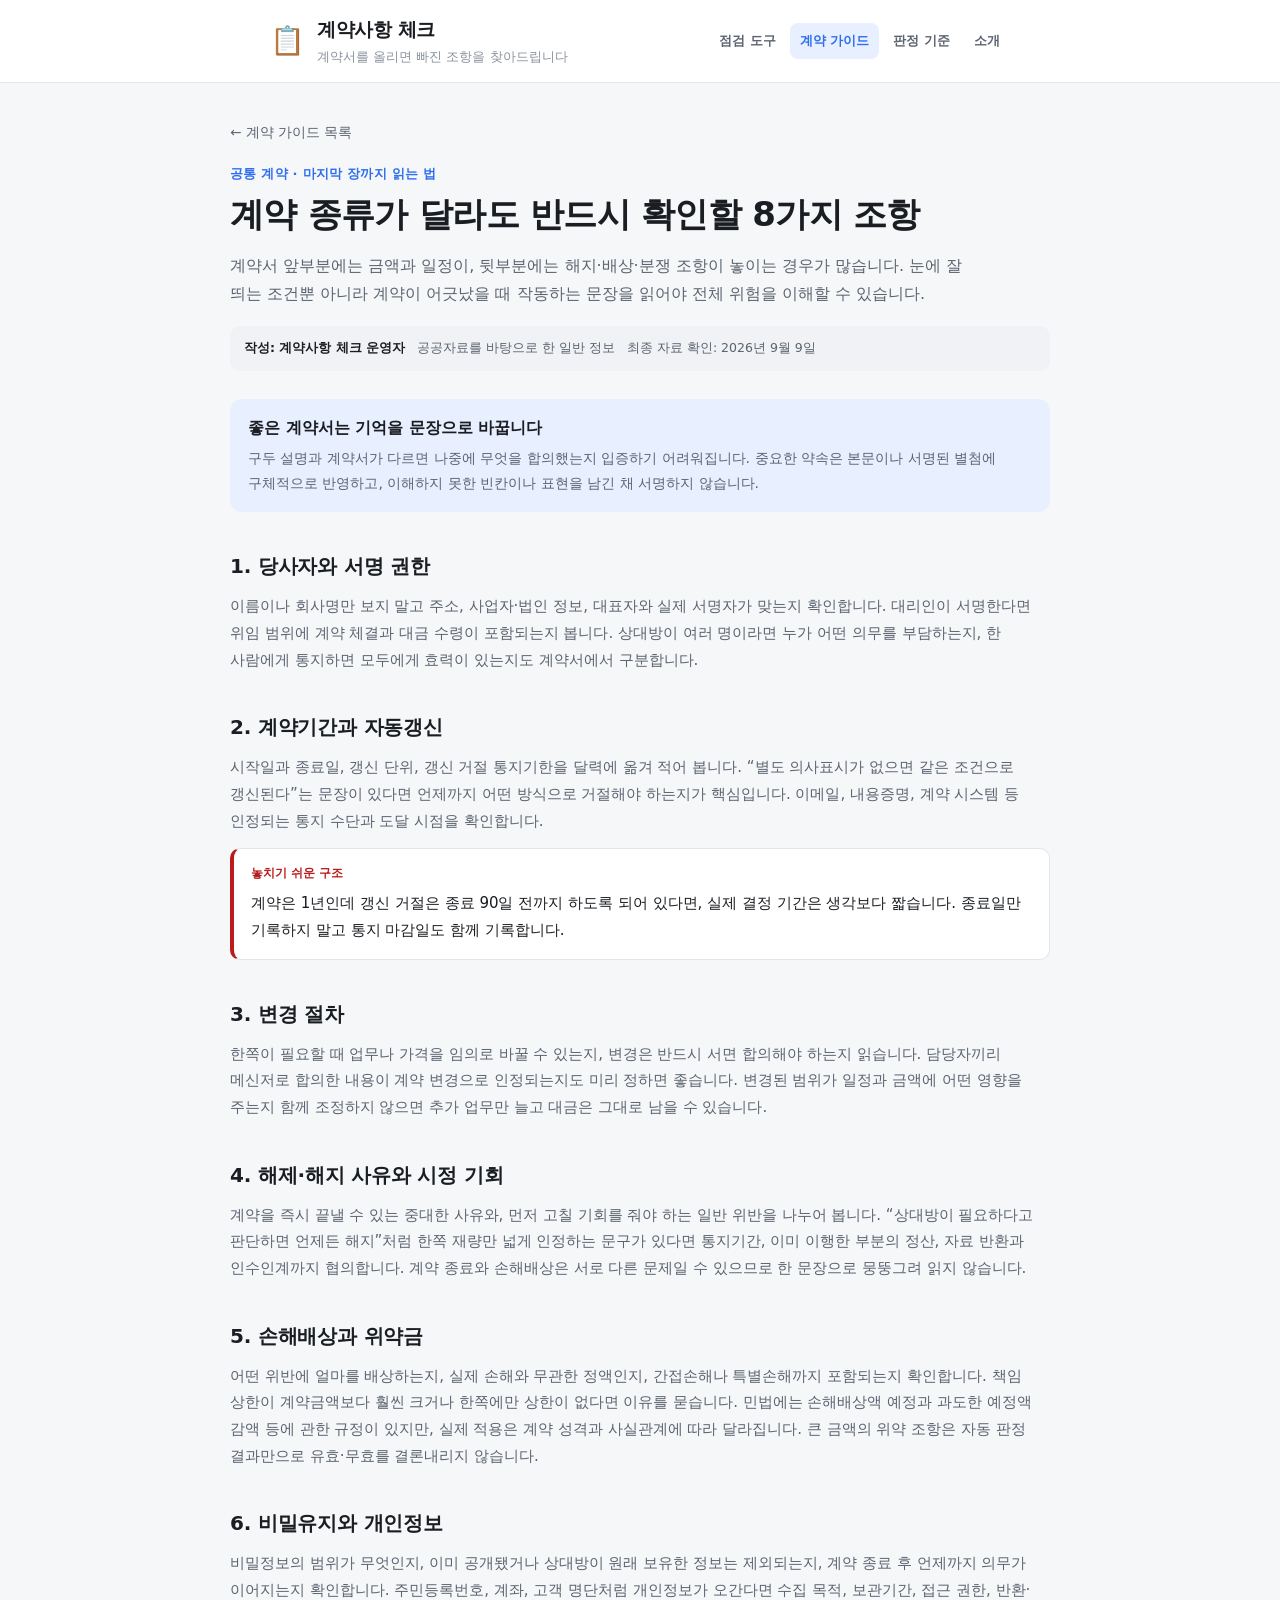
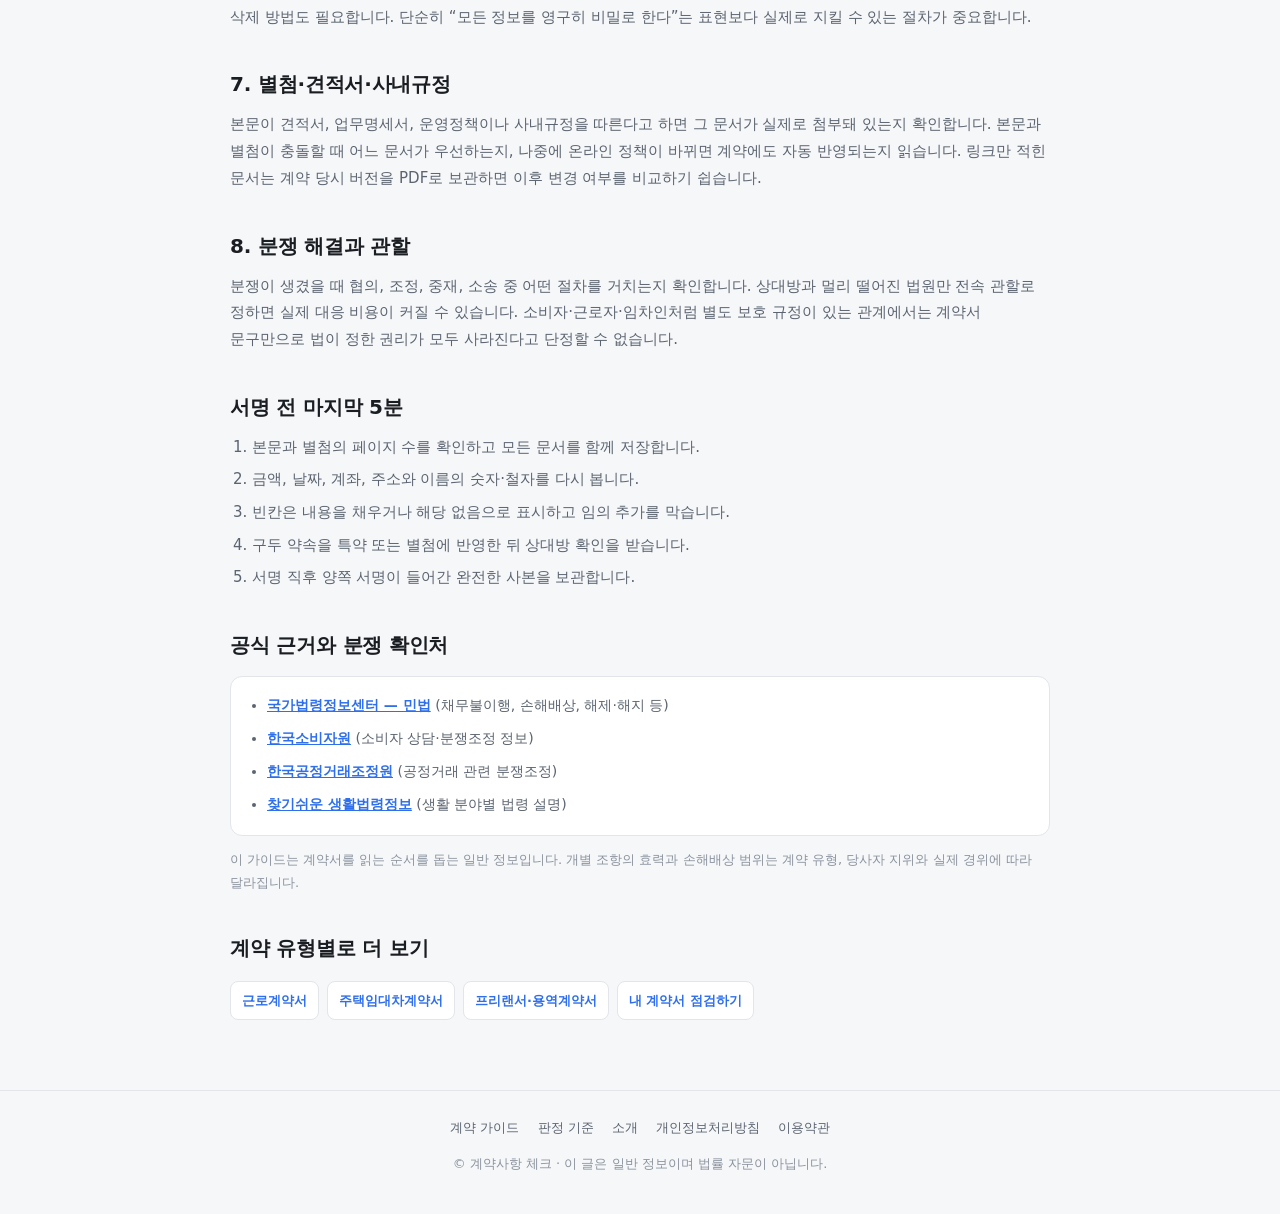
<file: guides/common.html>
<!DOCTYPE html>
<html lang="ko">
<head>
  <meta charset="UTF-8">
  <meta name="viewport" content="width=device-width, initial-scale=1.0">
  <title>계약서 공통 위험조항 확인 가이드 — 계약사항 체크</title>
  <meta name="description" content="자동갱신, 해지, 손해배상, 관할법원, 비밀유지, 별첨과 빈칸 등 모든 계약서에서 공통으로 확인할 조항을 설명합니다.">
  <meta name="robots" content="index, follow">
  <meta name="google-adsense-account" content="ca-pub-8650152036785492">
  <link rel="canonical" href="https://contract-check-one.vercel.app/guides/common.html">
  <link rel="icon" href="data:image/svg+xml,<svg xmlns='http://www.w3.org/2000/svg' viewBox='0 0 100 100'><text y='.9em' font-size='90'>📋</text></svg>">
  <link rel="stylesheet" href="/css/style.css">
  <script>try{var t=localStorage.getItem('contract-check:theme');if(t!=='dark'&&t!=='light')t=matchMedia('(prefers-color-scheme: dark)').matches?'dark':'light';document.documentElement.setAttribute('data-theme',t)}catch(e){}</script>
  <script async src="https://pagead2.googlesyndication.com/pagead/js/adsbygoogle.js?client=ca-pub-8650152036785492" crossorigin="anonymous"></script>
  <meta property="og:type" content="article"><meta property="og:locale" content="ko_KR"><meta property="og:site_name" content="계약사항 체크">
  <meta property="og:title" content="계약서 공통 위험조항 확인 가이드"><meta property="og:description" content="계약 종류와 관계없이 끝까지 읽어야 할 조항을 정리합니다.">
  <meta property="og:url" content="https://contract-check-one.vercel.app/guides/common.html"><meta property="og:image" content="https://contract-check-one.vercel.app/og-image.svg">
</head>
<body>
  <a class="skip-link" href="#main">본문으로 건너뛰기</a>
  <header class="site-header"><div class="wrap header-inner">
    <a class="brand" href="/" style="text-decoration:none; color:inherit;"><span class="brand-mark" aria-hidden="true">📋</span><div><p class="brand-title">계약사항 체크</p><p class="brand-sub">계약서를 올리면 빠진 조항을 찾아드립니다</p></div></a>
    <nav class="site-nav" aria-label="주요 메뉴"><a href="/">점검 도구</a><a href="/#guides" aria-current="page">계약 가이드</a><a href="/guides/methodology.html">판정 기준</a><a href="/about.html">소개</a></nav>
  </div></header>

  <main id="main" class="wrap doc-page article-page">
    <a class="back-link" href="/#guides">← 계약 가이드 목록</a>
    <p class="article-kicker">공통 계약 · 마지막 장까지 읽는 법</p>
    <h1>계약 종류가 달라도 반드시 확인할 8가지 조항</h1>
    <p class="article-lede">
      계약서 앞부분에는 금액과 일정이, 뒷부분에는 해지·배상·분쟁 조항이 놓이는 경우가 많습니다.
      눈에 잘 띄는 조건뿐 아니라 계약이 어긋났을 때 작동하는 문장을 읽어야 전체 위험을 이해할 수 있습니다.
    </p>
    <div class="byline"><strong>작성: 계약사항 체크 운영자</strong><span>공공자료를 바탕으로 한 일반 정보</span><span>최종 자료 확인: 2026년 9월 9일</span></div>

    <div class="doc-body">
      <div class="article-callout"><strong>좋은 계약서는 기억을 문장으로 바꿉니다</strong><p>구두 설명과 계약서가 다르면 나중에 무엇을 합의했는지 입증하기 어려워집니다. 중요한 약속은 본문이나 서명된 별첨에 구체적으로 반영하고, 이해하지 못한 빈칸이나 표현을 남긴 채 서명하지 않습니다.</p></div>

      <h2>1. 당사자와 서명 권한</h2>
      <p>
        이름이나 회사명만 보지 말고 주소, 사업자·법인 정보, 대표자와 실제 서명자가 맞는지 확인합니다.
        대리인이 서명한다면 위임 범위에 계약 체결과 대금 수령이 포함되는지 봅니다. 상대방이 여러 명이라면
        누가 어떤 의무를 부담하는지, 한 사람에게 통지하면 모두에게 효력이 있는지도 계약서에서 구분합니다.
      </p>

      <h2>2. 계약기간과 자동갱신</h2>
      <p>
        시작일과 종료일, 갱신 단위, 갱신 거절 통지기한을 달력에 옮겨 적어 봅니다. “별도 의사표시가 없으면 같은 조건으로 갱신된다”는 문장이 있다면
        언제까지 어떤 방식으로 거절해야 하는지가 핵심입니다. 이메일, 내용증명, 계약 시스템 등 인정되는 통지 수단과 도달 시점을 확인합니다.
      </p>
      <div class="clause-example risk"><span class="example-label">놓치기 쉬운 구조</span><p>계약은 1년인데 갱신 거절은 종료 90일 전까지 하도록 되어 있다면, 실제 결정 기간은 생각보다 짧습니다. 종료일만 기록하지 말고 통지 마감일도 함께 기록합니다.</p></div>

      <h2>3. 변경 절차</h2>
      <p>
        한쪽이 필요할 때 업무나 가격을 임의로 바꿀 수 있는지, 변경은 반드시 서면 합의해야 하는지 읽습니다.
        담당자끼리 메신저로 합의한 내용이 계약 변경으로 인정되는지도 미리 정하면 좋습니다. 변경된 범위가 일정과 금액에 어떤 영향을 주는지
        함께 조정하지 않으면 추가 업무만 늘고 대금은 그대로 남을 수 있습니다.
      </p>

      <h2>4. 해제·해지 사유와 시정 기회</h2>
      <p>
        계약을 즉시 끝낼 수 있는 중대한 사유와, 먼저 고칠 기회를 줘야 하는 일반 위반을 나누어 봅니다.
        “상대방이 필요하다고 판단하면 언제든 해지”처럼 한쪽 재량만 넓게 인정하는 문구가 있다면 통지기간, 이미 이행한 부분의 정산,
        자료 반환과 인수인계까지 협의합니다. 계약 종료와 손해배상은 서로 다른 문제일 수 있으므로 한 문장으로 뭉뚱그려 읽지 않습니다.
      </p>

      <h2>5. 손해배상과 위약금</h2>
      <p>
        어떤 위반에 얼마를 배상하는지, 실제 손해와 무관한 정액인지, 간접손해나 특별손해까지 포함되는지 확인합니다.
        책임 상한이 계약금액보다 훨씬 크거나 한쪽에만 상한이 없다면 이유를 묻습니다. 민법에는 손해배상액 예정과 과도한 예정액 감액 등에 관한 규정이 있지만,
        실제 적용은 계약 성격과 사실관계에 따라 달라집니다. 큰 금액의 위약 조항은 자동 판정 결과만으로 유효·무효를 결론내리지 않습니다.
      </p>

      <h2>6. 비밀유지와 개인정보</h2>
      <p>
        비밀정보의 범위가 무엇인지, 이미 공개됐거나 상대방이 원래 보유한 정보는 제외되는지, 계약 종료 후 언제까지 의무가 이어지는지 확인합니다.
        주민등록번호, 계좌, 고객 명단처럼 개인정보가 오간다면 수집 목적, 보관기간, 접근 권한, 반환·삭제 방법도 필요합니다.
        단순히 “모든 정보를 영구히 비밀로 한다”는 표현보다 실제로 지킬 수 있는 절차가 중요합니다.
      </p>

      <h2>7. 별첨·견적서·사내규정</h2>
      <p>
        본문이 견적서, 업무명세서, 운영정책이나 사내규정을 따른다고 하면 그 문서가 실제로 첨부돼 있는지 확인합니다.
        본문과 별첨이 충돌할 때 어느 문서가 우선하는지, 나중에 온라인 정책이 바뀌면 계약에도 자동 반영되는지 읽습니다.
        링크만 적힌 문서는 계약 당시 버전을 PDF로 보관하면 이후 변경 여부를 비교하기 쉽습니다.
      </p>

      <h2>8. 분쟁 해결과 관할</h2>
      <p>
        분쟁이 생겼을 때 협의, 조정, 중재, 소송 중 어떤 절차를 거치는지 확인합니다. 상대방과 멀리 떨어진 법원만 전속 관할로 정하면
        실제 대응 비용이 커질 수 있습니다. 소비자·근로자·임차인처럼 별도 보호 규정이 있는 관계에서는 계약서 문구만으로 법이 정한 권리가 모두 사라진다고 단정할 수 없습니다.
      </p>

      <h2>서명 전 마지막 5분</h2>
      <ol>
        <li>본문과 별첨의 페이지 수를 확인하고 모든 문서를 함께 저장합니다.</li>
        <li>금액, 날짜, 계좌, 주소와 이름의 숫자·철자를 다시 봅니다.</li>
        <li>빈칸은 내용을 채우거나 해당 없음으로 표시하고 임의 추가를 막습니다.</li>
        <li>구두 약속을 특약 또는 별첨에 반영한 뒤 상대방 확인을 받습니다.</li>
        <li>서명 직후 양쪽 서명이 들어간 완전한 사본을 보관합니다.</li>
      </ol>

      <h2>공식 근거와 분쟁 확인처</h2>
      <ul class="source-list">
        <li><a href="https://law.go.kr/LSW/lsInfoP.do?lsiSeq=81988" target="_blank" rel="noopener">국가법령정보센터 — 민법</a> (채무불이행, 손해배상, 해제·해지 등)</li>
        <li><a href="https://www.kca.go.kr/" target="_blank" rel="noopener">한국소비자원</a> (소비자 상담·분쟁조정 정보)</li>
        <li><a href="https://www.kofair.or.kr/" target="_blank" rel="noopener">한국공정거래조정원</a> (공정거래 관련 분쟁조정)</li>
        <li><a href="https://www.easylaw.go.kr/" target="_blank" rel="noopener">찾기쉬운 생활법령정보</a> (생활 분야별 법령 설명)</li>
      </ul>
      <p class="source-note">이 가이드는 계약서를 읽는 순서를 돕는 일반 정보입니다. 개별 조항의 효력과 손해배상 범위는 계약 유형, 당사자 지위와 실제 경위에 따라 달라집니다.</p>

      <h2>계약 유형별로 더 보기</h2>
      <div class="related-guides"><a href="/guides/employment.html">근로계약서</a><a href="/guides/lease.html">주택임대차계약서</a><a href="/guides/freelance.html">프리랜서·용역계약서</a><a href="/">내 계약서 점검하기</a></div>
    </div>
  </main>
  <footer class="site-footer"><div class="wrap"><nav class="footer-nav" aria-label="사이트 정보"><a href="/#guides">계약 가이드</a><a href="/guides/methodology.html">판정 기준</a><a href="/about.html">소개</a><a href="/privacy.html">개인정보처리방침</a><a href="/terms.html">이용약관</a></nav><p>© 계약사항 체크 · 이 글은 일반 정보이며 법률 자문이 아닙니다.</p></div></footer>
</body>
</html>
</file>
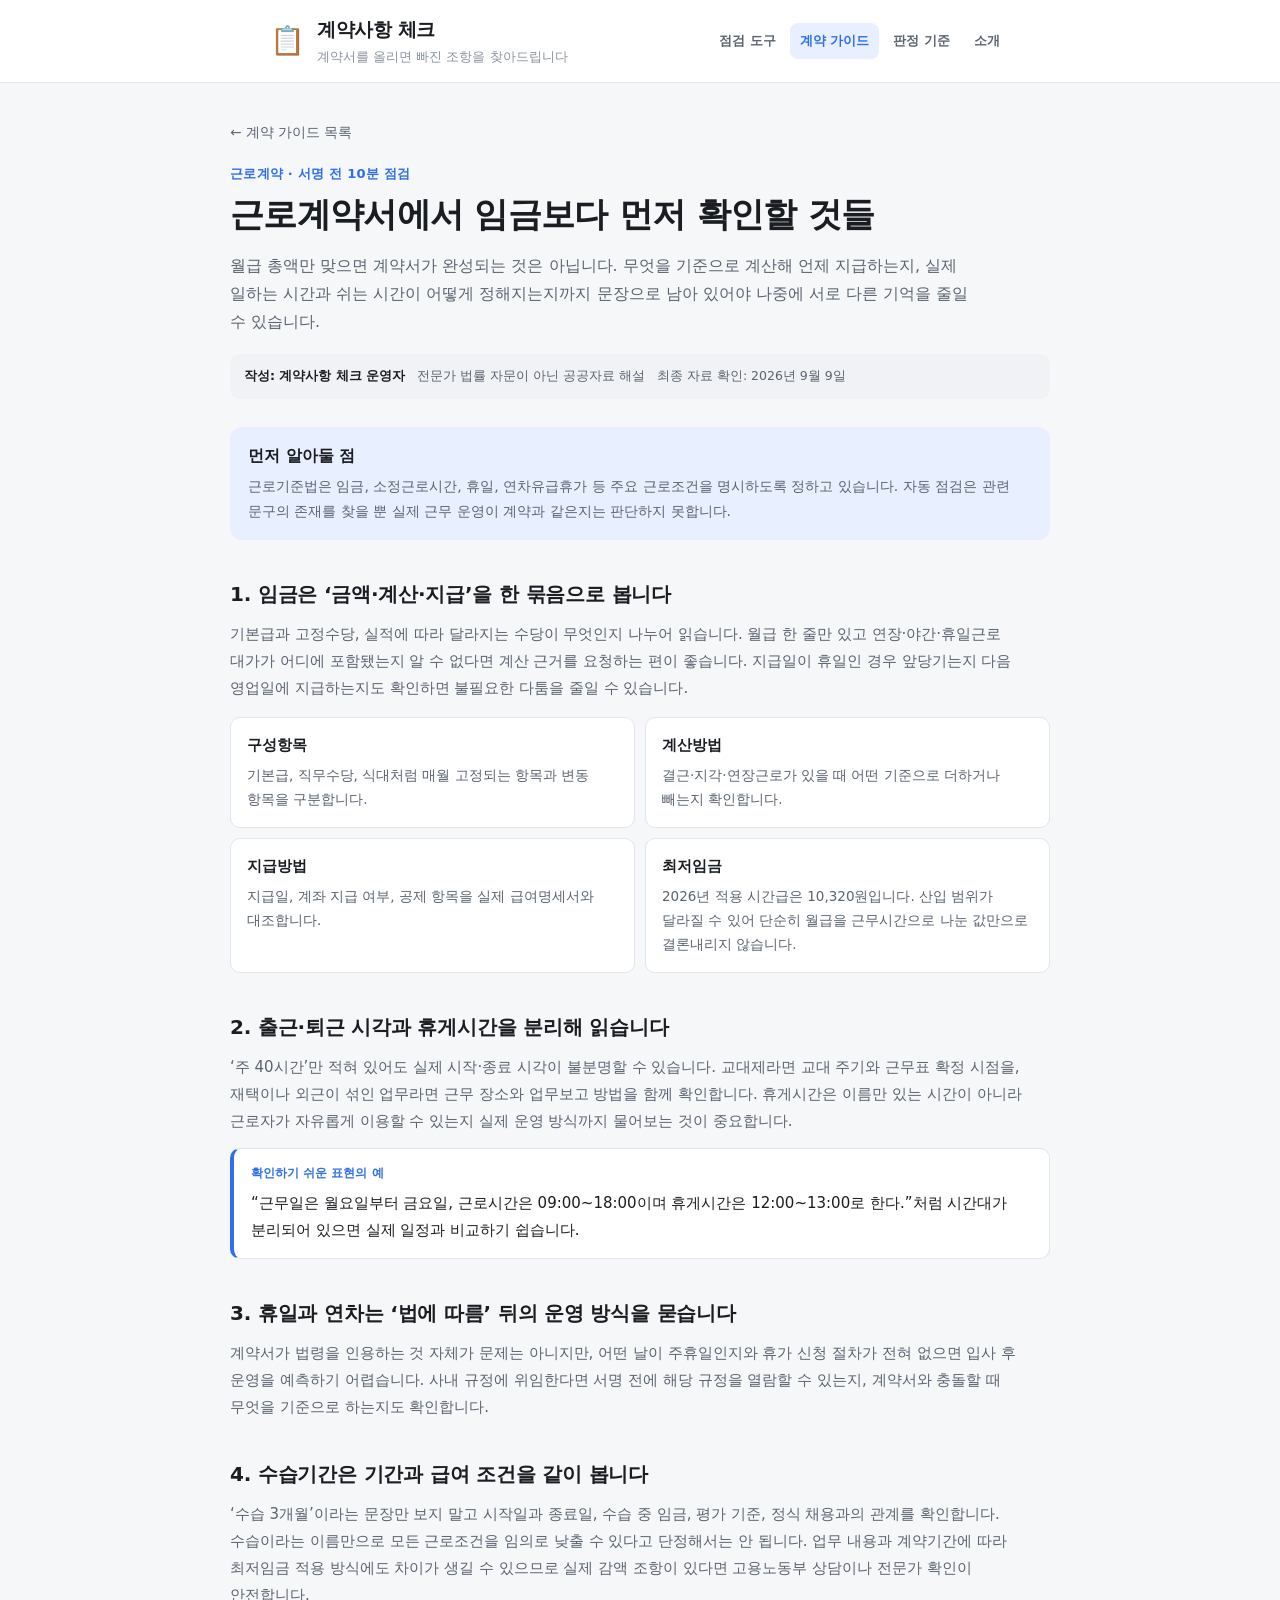
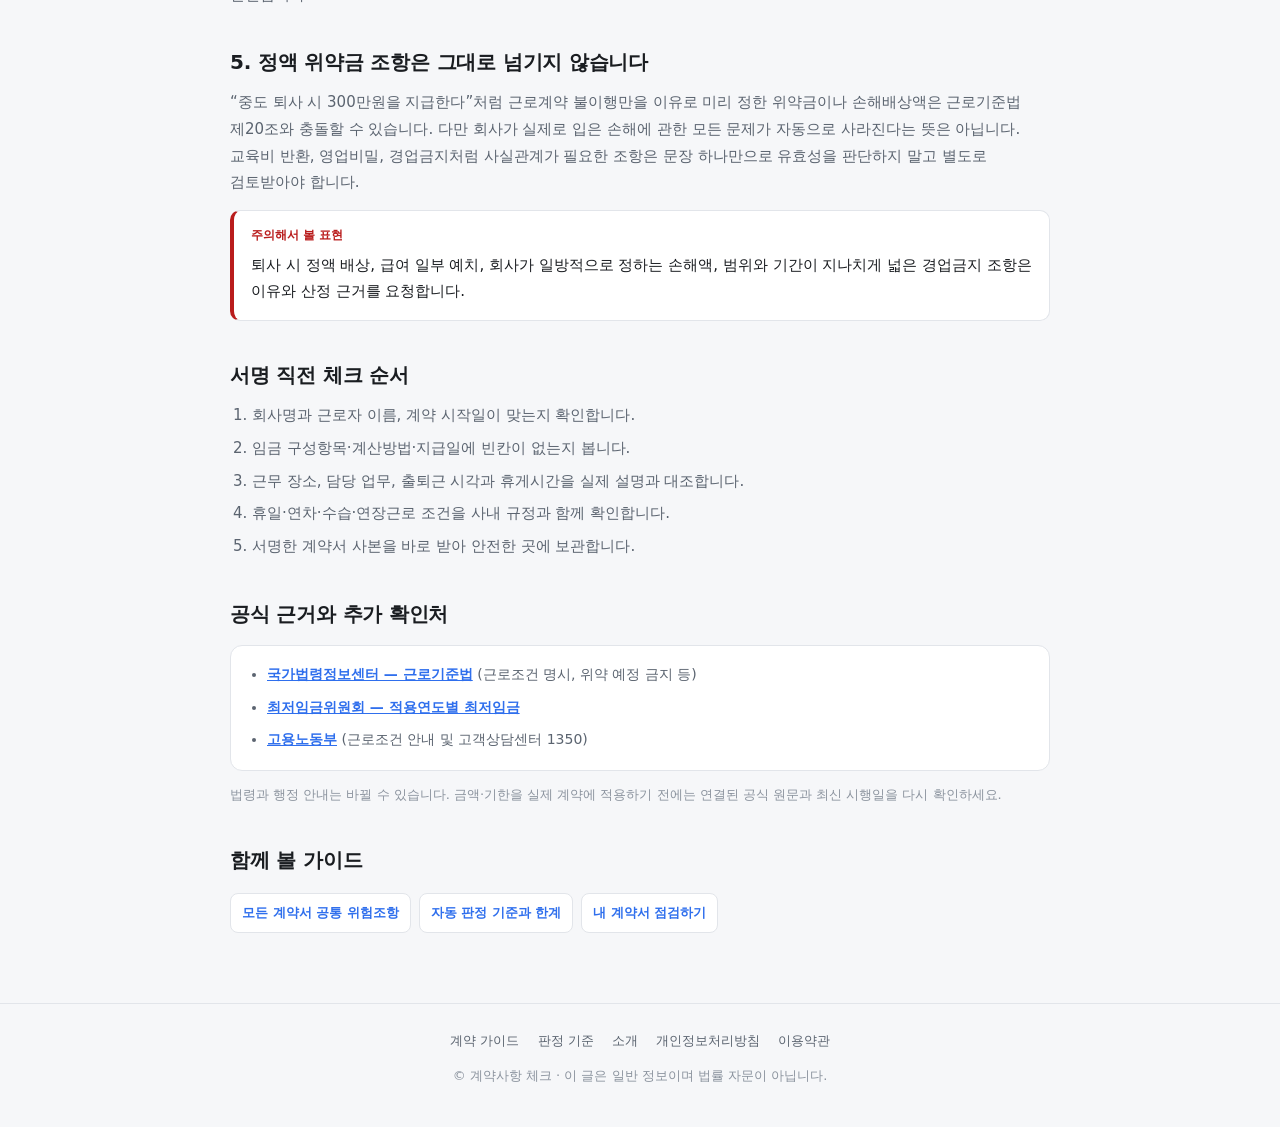
<file: guides/employment.html>
<!DOCTYPE html>
<html lang="ko">
<head>
  <meta charset="UTF-8">
  <meta name="viewport" content="width=device-width, initial-scale=1.0">
  <title>근로계약서 서명 전 확인 가이드 — 계약사항 체크</title>
  <meta name="description" content="임금, 근로시간, 휴일, 연차, 수습기간과 위약금 조항을 근로계약서에서 확인하는 순서와 공식 근거를 설명합니다.">
  <meta name="robots" content="index, follow">
  <meta name="google-adsense-account" content="ca-pub-8650152036785492">
  <link rel="canonical" href="https://contract-check-one.vercel.app/guides/employment.html">
  <link rel="icon" href="data:image/svg+xml,<svg xmlns='http://www.w3.org/2000/svg' viewBox='0 0 100 100'><text y='.9em' font-size='90'>📋</text></svg>">
  <link rel="stylesheet" href="/css/style.css">
  <script>try{var t=localStorage.getItem('contract-check:theme');if(t!=='dark'&&t!=='light')t=matchMedia('(prefers-color-scheme: dark)').matches?'dark':'light';document.documentElement.setAttribute('data-theme',t)}catch(e){}</script>
  <script async src="https://pagead2.googlesyndication.com/pagead/js/adsbygoogle.js?client=ca-pub-8650152036785492" crossorigin="anonymous"></script>
  <meta property="og:type" content="article">
  <meta property="og:locale" content="ko_KR">
  <meta property="og:site_name" content="계약사항 체크">
  <meta property="og:title" content="근로계약서 서명 전 확인 가이드">
  <meta property="og:description" content="근로조건과 주의 조항을 원문에서 확인하는 실전 순서">
  <meta property="og:url" content="https://contract-check-one.vercel.app/guides/employment.html">
  <meta property="og:image" content="https://contract-check-one.vercel.app/og-image.svg">
</head>
<body>
  <a class="skip-link" href="#main">본문으로 건너뛰기</a>
  <header class="site-header">
    <div class="wrap header-inner">
      <a class="brand" href="/" style="text-decoration:none; color:inherit;">
        <span class="brand-mark" aria-hidden="true">📋</span>
        <div><p class="brand-title">계약사항 체크</p><p class="brand-sub">계약서를 올리면 빠진 조항을 찾아드립니다</p></div>
      </a>
      <nav class="site-nav" aria-label="주요 메뉴">
        <a href="/">점검 도구</a><a href="/#guides" aria-current="page">계약 가이드</a>
        <a href="/guides/methodology.html">판정 기준</a><a href="/about.html">소개</a>
      </nav>
    </div>
  </header>

  <main id="main" class="wrap doc-page article-page">
    <a class="back-link" href="/#guides">← 계약 가이드 목록</a>
    <p class="article-kicker">근로계약 · 서명 전 10분 점검</p>
    <h1>근로계약서에서 임금보다 먼저 확인할 것들</h1>
    <p class="article-lede">
      월급 총액만 맞으면 계약서가 완성되는 것은 아닙니다. 무엇을 기준으로 계산해 언제 지급하는지,
      실제 일하는 시간과 쉬는 시간이 어떻게 정해지는지까지 문장으로 남아 있어야 나중에 서로 다른 기억을 줄일 수 있습니다.
    </p>
    <div class="byline">
      <strong>작성: 계약사항 체크 운영자</strong><span>전문가 법률 자문이 아닌 공공자료 해설</span>
      <span>최종 자료 확인: 2026년 9월 9일</span>
    </div>

    <div class="doc-body">
      <div class="article-callout">
        <strong>먼저 알아둘 점</strong>
        <p>근로기준법은 임금, 소정근로시간, 휴일, 연차유급휴가 등 주요 근로조건을 명시하도록 정하고 있습니다. 자동 점검은 관련 문구의 존재를 찾을 뿐 실제 근무 운영이 계약과 같은지는 판단하지 못합니다.</p>
      </div>

      <h2>1. 임금은 ‘금액·계산·지급’을 한 묶음으로 봅니다</h2>
      <p>
        기본급과 고정수당, 실적에 따라 달라지는 수당이 무엇인지 나누어 읽습니다. 월급 한 줄만 있고
        연장·야간·휴일근로 대가가 어디에 포함됐는지 알 수 없다면 계산 근거를 요청하는 편이 좋습니다.
        지급일이 휴일인 경우 앞당기는지 다음 영업일에 지급하는지도 확인하면 불필요한 다툼을 줄일 수 있습니다.
      </p>
      <div class="fact-grid">
        <div class="fact-card"><strong>구성항목</strong><p>기본급, 직무수당, 식대처럼 매월 고정되는 항목과 변동 항목을 구분합니다.</p></div>
        <div class="fact-card"><strong>계산방법</strong><p>결근·지각·연장근로가 있을 때 어떤 기준으로 더하거나 빼는지 확인합니다.</p></div>
        <div class="fact-card"><strong>지급방법</strong><p>지급일, 계좌 지급 여부, 공제 항목을 실제 급여명세서와 대조합니다.</p></div>
        <div class="fact-card"><strong>최저임금</strong><p>2026년 적용 시간급은 10,320원입니다. 산입 범위가 달라질 수 있어 단순히 월급을 근무시간으로 나눈 값만으로 결론내리지 않습니다.</p></div>
      </div>

      <h2>2. 출근·퇴근 시각과 휴게시간을 분리해 읽습니다</h2>
      <p>
        ‘주 40시간’만 적혀 있어도 실제 시작·종료 시각이 불분명할 수 있습니다. 교대제라면 교대 주기와
        근무표 확정 시점을, 재택이나 외근이 섞인 업무라면 근무 장소와 업무보고 방법을 함께 확인합니다.
        휴게시간은 이름만 있는 시간이 아니라 근로자가 자유롭게 이용할 수 있는지 실제 운영 방식까지 물어보는 것이 중요합니다.
      </p>
      <div class="clause-example">
        <span class="example-label">확인하기 쉬운 표현의 예</span>
        <p>“근무일은 월요일부터 금요일, 근로시간은 09:00~18:00이며 휴게시간은 12:00~13:00로 한다.”처럼 시간대가 분리되어 있으면 실제 일정과 비교하기 쉽습니다.</p>
      </div>

      <h2>3. 휴일과 연차는 ‘법에 따름’ 뒤의 운영 방식을 묻습니다</h2>
      <p>
        계약서가 법령을 인용하는 것 자체가 문제는 아니지만, 어떤 날이 주휴일인지와 휴가 신청 절차가 전혀 없으면
        입사 후 운영을 예측하기 어렵습니다. 사내 규정에 위임한다면 서명 전에 해당 규정을 열람할 수 있는지,
        계약서와 충돌할 때 무엇을 기준으로 하는지도 확인합니다.
      </p>

      <h2>4. 수습기간은 기간과 급여 조건을 같이 봅니다</h2>
      <p>
        ‘수습 3개월’이라는 문장만 보지 말고 시작일과 종료일, 수습 중 임금, 평가 기준, 정식 채용과의 관계를 확인합니다.
        수습이라는 이름만으로 모든 근로조건을 임의로 낮출 수 있다고 단정해서는 안 됩니다. 업무 내용과 계약기간에 따라
        최저임금 적용 방식에도 차이가 생길 수 있으므로 실제 감액 조항이 있다면 고용노동부 상담이나 전문가 확인이 안전합니다.
      </p>

      <h2>5. 정액 위약금 조항은 그대로 넘기지 않습니다</h2>
      <p>
        “중도 퇴사 시 300만원을 지급한다”처럼 근로계약 불이행만을 이유로 미리 정한 위약금이나 손해배상액은
        근로기준법 제20조와 충돌할 수 있습니다. 다만 회사가 실제로 입은 손해에 관한 모든 문제가 자동으로 사라진다는 뜻은 아닙니다.
        교육비 반환, 영업비밀, 경업금지처럼 사실관계가 필요한 조항은 문장 하나만으로 유효성을 판단하지 말고 별도로 검토받아야 합니다.
      </p>
      <div class="clause-example risk">
        <span class="example-label">주의해서 볼 표현</span>
        <p>퇴사 시 정액 배상, 급여 일부 예치, 회사가 일방적으로 정하는 손해액, 범위와 기간이 지나치게 넓은 경업금지 조항은 이유와 산정 근거를 요청합니다.</p>
      </div>

      <h2>서명 직전 체크 순서</h2>
      <ol>
        <li>회사명과 근로자 이름, 계약 시작일이 맞는지 확인합니다.</li>
        <li>임금 구성항목·계산방법·지급일에 빈칸이 없는지 봅니다.</li>
        <li>근무 장소, 담당 업무, 출퇴근 시각과 휴게시간을 실제 설명과 대조합니다.</li>
        <li>휴일·연차·수습·연장근로 조건을 사내 규정과 함께 확인합니다.</li>
        <li>서명한 계약서 사본을 바로 받아 안전한 곳에 보관합니다.</li>
      </ol>

      <h2>공식 근거와 추가 확인처</h2>
      <ul class="source-list">
        <li><a href="https://www.law.go.kr/LSW/lsInfoP.do?ancNo=21373&amp;ancYd=20260219&amp;efYd=20260820&amp;lsiSeq=283457" target="_blank" rel="noopener">국가법령정보센터 — 근로기준법</a> (근로조건 명시, 위약 예정 금지 등)</li>
        <li><a href="https://www.minimumwage.go.kr/" target="_blank" rel="noopener">최저임금위원회 — 적용연도별 최저임금</a></li>
        <li><a href="https://www.moel.go.kr/" target="_blank" rel="noopener">고용노동부</a> (근로조건 안내 및 고객상담센터 1350)</li>
      </ul>
      <p class="source-note">법령과 행정 안내는 바뀔 수 있습니다. 금액·기한을 실제 계약에 적용하기 전에는 연결된 공식 원문과 최신 시행일을 다시 확인하세요.</p>

      <h2>함께 볼 가이드</h2>
      <div class="related-guides">
        <a href="/guides/common.html">모든 계약서 공통 위험조항</a>
        <a href="/guides/methodology.html">자동 판정 기준과 한계</a>
        <a href="/">내 계약서 점검하기</a>
      </div>
    </div>
  </main>

  <footer class="site-footer"><div class="wrap">
    <nav class="footer-nav" aria-label="사이트 정보"><a href="/#guides">계약 가이드</a><a href="/guides/methodology.html">판정 기준</a><a href="/about.html">소개</a><a href="/privacy.html">개인정보처리방침</a><a href="/terms.html">이용약관</a></nav>
    <p>© 계약사항 체크 · 이 글은 일반 정보이며 법률 자문이 아닙니다.</p>
  </div></footer>
</body>
</html>
</file>
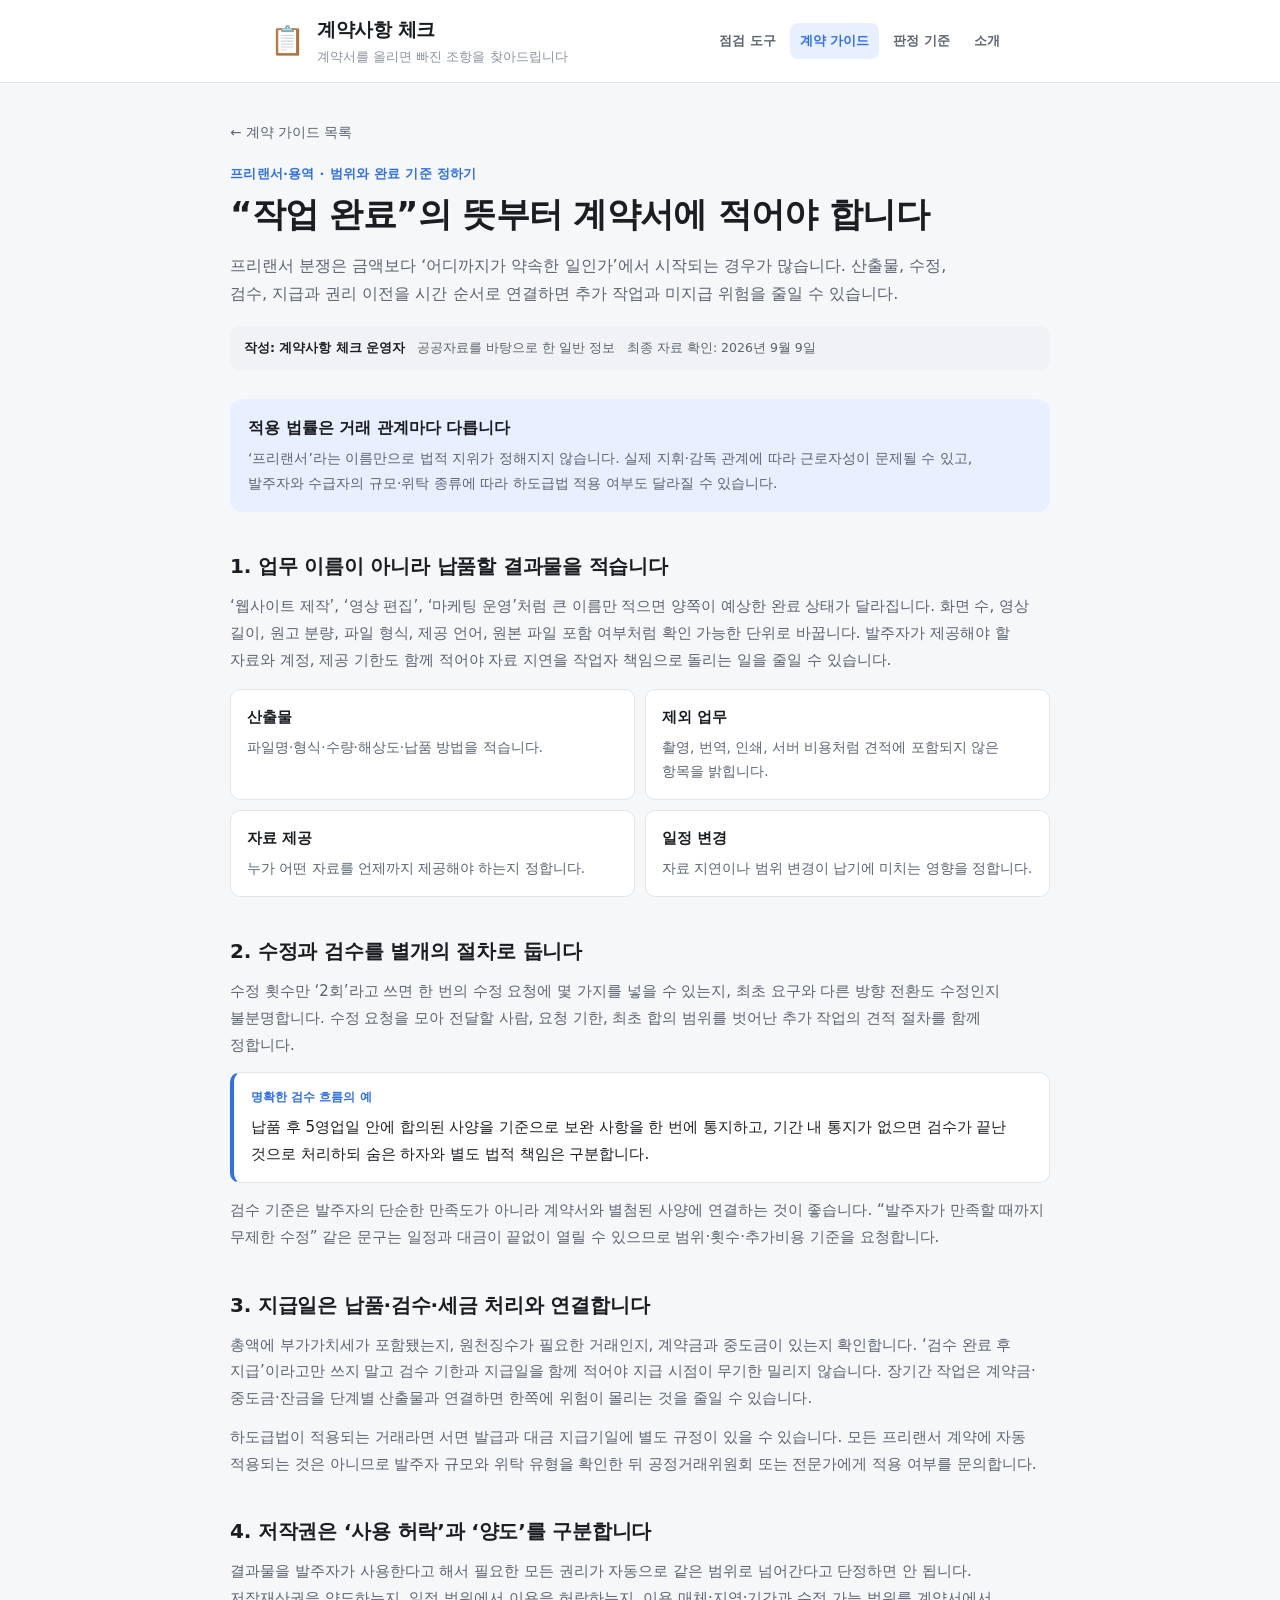
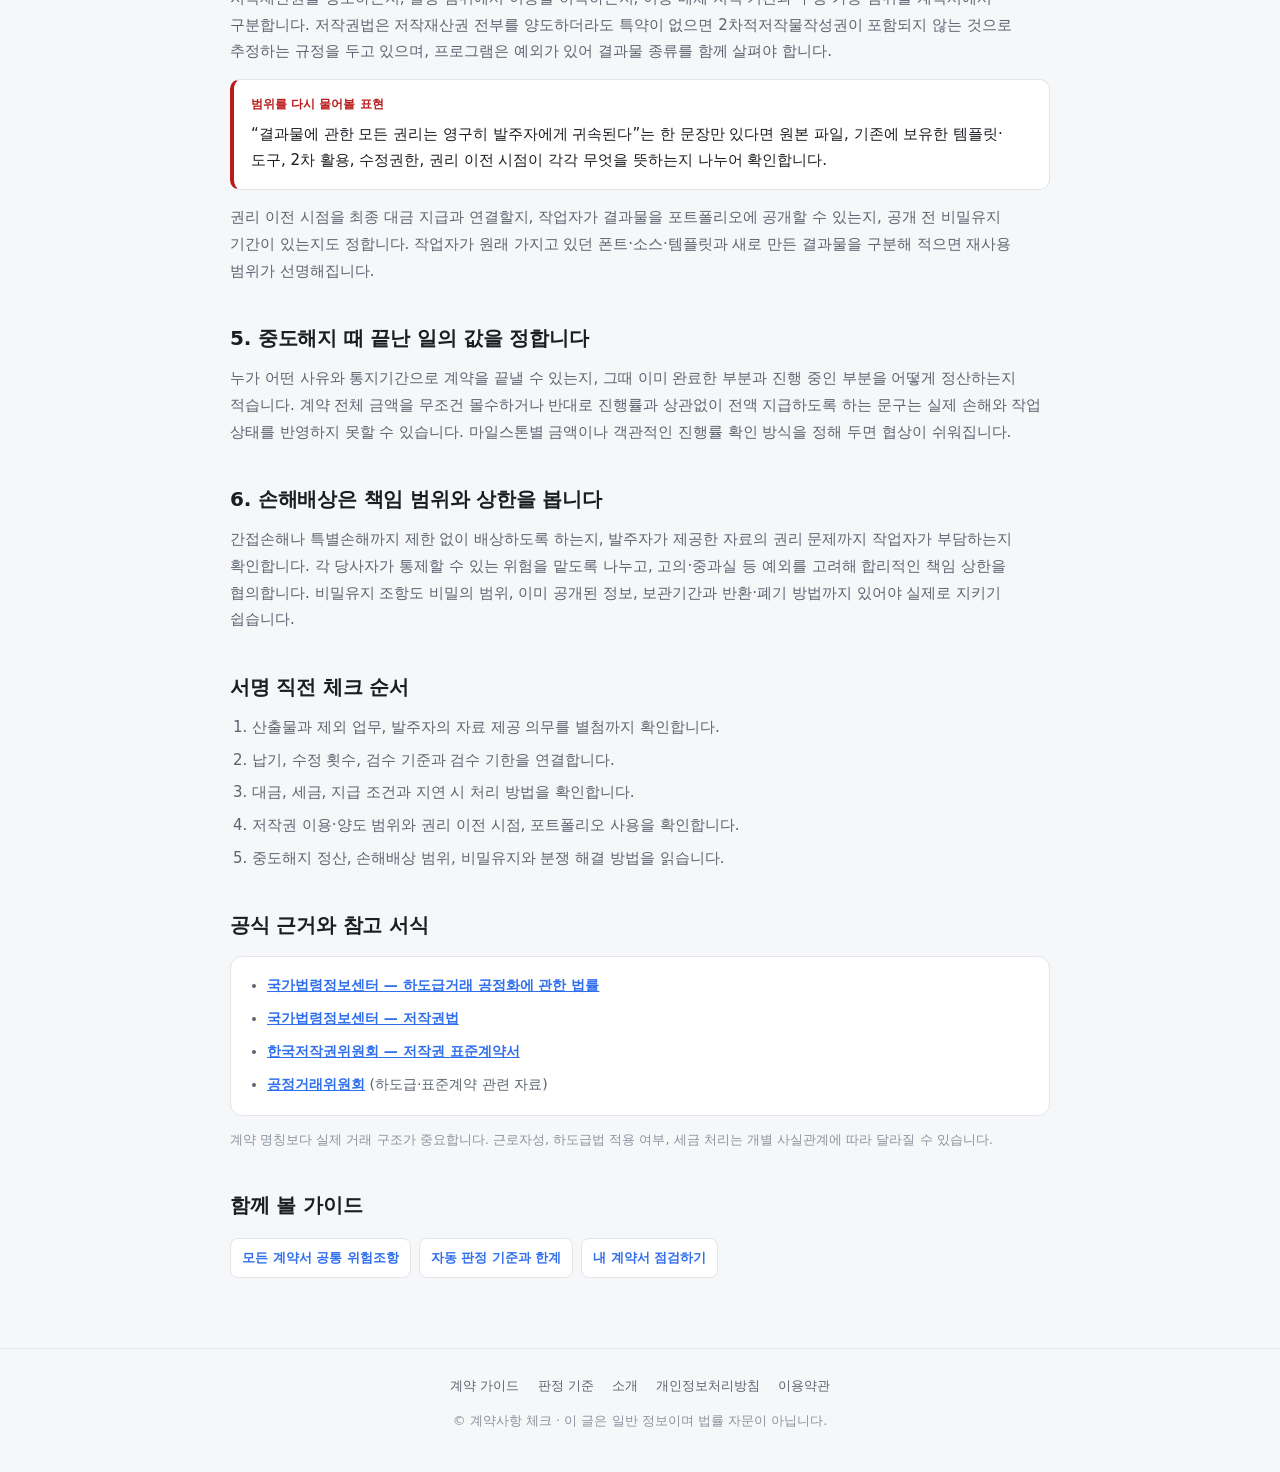
<file: guides/freelance.html>
<!DOCTYPE html>
<html lang="ko">
<head>
  <meta charset="UTF-8">
  <meta name="viewport" content="width=device-width, initial-scale=1.0">
  <title>프리랜서·용역계약서 확인 가이드 — 계약사항 체크</title>
  <meta name="description" content="업무 범위, 수정 횟수, 검수, 대금 지급, 저작권, 포트폴리오, 손해배상과 중도해지를 프리랜서 계약서에서 확인하는 방법입니다.">
  <meta name="robots" content="index, follow">
  <meta name="google-adsense-account" content="ca-pub-8650152036785492">
  <link rel="canonical" href="https://contract-check-one.vercel.app/guides/freelance.html">
  <link rel="icon" href="data:image/svg+xml,<svg xmlns='http://www.w3.org/2000/svg' viewBox='0 0 100 100'><text y='.9em' font-size='90'>📋</text></svg>">
  <link rel="stylesheet" href="/css/style.css">
  <script>try{var t=localStorage.getItem('contract-check:theme');if(t!=='dark'&&t!=='light')t=matchMedia('(prefers-color-scheme: dark)').matches?'dark':'light';document.documentElement.setAttribute('data-theme',t)}catch(e){}</script>
  <script async src="https://pagead2.googlesyndication.com/pagead/js/adsbygoogle.js?client=ca-pub-8650152036785492" crossorigin="anonymous"></script>
  <meta property="og:type" content="article"><meta property="og:locale" content="ko_KR"><meta property="og:site_name" content="계약사항 체크">
  <meta property="og:title" content="프리랜서·용역계약서 확인 가이드"><meta property="og:description" content="일의 범위와 대금, 권리 귀속을 분쟁이 생기기 전에 문장으로 정리합니다.">
  <meta property="og:url" content="https://contract-check-one.vercel.app/guides/freelance.html"><meta property="og:image" content="https://contract-check-one.vercel.app/og-image.svg">
</head>
<body>
  <a class="skip-link" href="#main">본문으로 건너뛰기</a>
  <header class="site-header"><div class="wrap header-inner">
    <a class="brand" href="/" style="text-decoration:none; color:inherit;"><span class="brand-mark" aria-hidden="true">📋</span><div><p class="brand-title">계약사항 체크</p><p class="brand-sub">계약서를 올리면 빠진 조항을 찾아드립니다</p></div></a>
    <nav class="site-nav" aria-label="주요 메뉴"><a href="/">점검 도구</a><a href="/#guides" aria-current="page">계약 가이드</a><a href="/guides/methodology.html">판정 기준</a><a href="/about.html">소개</a></nav>
  </div></header>

  <main id="main" class="wrap doc-page article-page">
    <a class="back-link" href="/#guides">← 계약 가이드 목록</a>
    <p class="article-kicker">프리랜서·용역 · 범위와 완료 기준 정하기</p>
    <h1>“작업 완료”의 뜻부터 계약서에 적어야 합니다</h1>
    <p class="article-lede">
      프리랜서 분쟁은 금액보다 ‘어디까지가 약속한 일인가’에서 시작되는 경우가 많습니다.
      산출물, 수정, 검수, 지급과 권리 이전을 시간 순서로 연결하면 추가 작업과 미지급 위험을 줄일 수 있습니다.
    </p>
    <div class="byline"><strong>작성: 계약사항 체크 운영자</strong><span>공공자료를 바탕으로 한 일반 정보</span><span>최종 자료 확인: 2026년 9월 9일</span></div>

    <div class="doc-body">
      <div class="article-callout"><strong>적용 법률은 거래 관계마다 다릅니다</strong><p>‘프리랜서’라는 이름만으로 법적 지위가 정해지지 않습니다. 실제 지휘·감독 관계에 따라 근로자성이 문제될 수 있고, 발주자와 수급자의 규모·위탁 종류에 따라 하도급법 적용 여부도 달라질 수 있습니다.</p></div>

      <h2>1. 업무 이름이 아니라 납품할 결과물을 적습니다</h2>
      <p>
        ‘웹사이트 제작’, ‘영상 편집’, ‘마케팅 운영’처럼 큰 이름만 적으면 양쪽이 예상한 완료 상태가 달라집니다.
        화면 수, 영상 길이, 원고 분량, 파일 형식, 제공 언어, 원본 파일 포함 여부처럼 확인 가능한 단위로 바꿉니다.
        발주자가 제공해야 할 자료와 계정, 제공 기한도 함께 적어야 자료 지연을 작업자 책임으로 돌리는 일을 줄일 수 있습니다.
      </p>
      <div class="fact-grid">
        <div class="fact-card"><strong>산출물</strong><p>파일명·형식·수량·해상도·납품 방법을 적습니다.</p></div>
        <div class="fact-card"><strong>제외 업무</strong><p>촬영, 번역, 인쇄, 서버 비용처럼 견적에 포함되지 않은 항목을 밝힙니다.</p></div>
        <div class="fact-card"><strong>자료 제공</strong><p>누가 어떤 자료를 언제까지 제공해야 하는지 정합니다.</p></div>
        <div class="fact-card"><strong>일정 변경</strong><p>자료 지연이나 범위 변경이 납기에 미치는 영향을 정합니다.</p></div>
      </div>

      <h2>2. 수정과 검수를 별개의 절차로 둡니다</h2>
      <p>
        수정 횟수만 ‘2회’라고 쓰면 한 번의 수정 요청에 몇 가지를 넣을 수 있는지, 최초 요구와 다른 방향 전환도 수정인지 불분명합니다.
        수정 요청을 모아 전달할 사람, 요청 기한, 최초 합의 범위를 벗어난 추가 작업의 견적 절차를 함께 정합니다.
      </p>
      <div class="clause-example"><span class="example-label">명확한 검수 흐름의 예</span><p>납품 후 5영업일 안에 합의된 사양을 기준으로 보완 사항을 한 번에 통지하고, 기간 내 통지가 없으면 검수가 끝난 것으로 처리하되 숨은 하자와 별도 법적 책임은 구분합니다.</p></div>
      <p>
        검수 기준은 발주자의 단순한 만족도가 아니라 계약서와 별첨된 사양에 연결하는 것이 좋습니다.
        “발주자가 만족할 때까지 무제한 수정” 같은 문구는 일정과 대금이 끝없이 열릴 수 있으므로 범위·횟수·추가비용 기준을 요청합니다.
      </p>

      <h2>3. 지급일은 납품·검수·세금 처리와 연결합니다</h2>
      <p>
        총액에 부가가치세가 포함됐는지, 원천징수가 필요한 거래인지, 계약금과 중도금이 있는지 확인합니다.
        ‘검수 완료 후 지급’이라고만 쓰지 말고 검수 기한과 지급일을 함께 적어야 지급 시점이 무기한 밀리지 않습니다.
        장기간 작업은 계약금·중도금·잔금을 단계별 산출물과 연결하면 한쪽에 위험이 몰리는 것을 줄일 수 있습니다.
      </p>
      <p>
        하도급법이 적용되는 거래라면 서면 발급과 대금 지급기일에 별도 규정이 있을 수 있습니다.
        모든 프리랜서 계약에 자동 적용되는 것은 아니므로 발주자 규모와 위탁 유형을 확인한 뒤 공정거래위원회 또는 전문가에게 적용 여부를 문의합니다.
      </p>

      <h2>4. 저작권은 ‘사용 허락’과 ‘양도’를 구분합니다</h2>
      <p>
        결과물을 발주자가 사용한다고 해서 필요한 모든 권리가 자동으로 같은 범위로 넘어간다고 단정하면 안 됩니다.
        저작재산권을 양도하는지, 일정 범위에서 이용을 허락하는지, 이용 매체·지역·기간과 수정 가능 범위를 계약서에서 구분합니다.
        저작권법은 저작재산권 전부를 양도하더라도 특약이 없으면 2차적저작물작성권이 포함되지 않는 것으로 추정하는 규정을 두고 있으며,
        프로그램은 예외가 있어 결과물 종류를 함께 살펴야 합니다.
      </p>
      <div class="clause-example risk"><span class="example-label">범위를 다시 물어볼 표현</span><p>“결과물에 관한 모든 권리는 영구히 발주자에게 귀속된다”는 한 문장만 있다면 원본 파일, 기존에 보유한 템플릿·도구, 2차 활용, 수정권한, 권리 이전 시점이 각각 무엇을 뜻하는지 나누어 확인합니다.</p></div>
      <p>
        권리 이전 시점을 최종 대금 지급과 연결할지, 작업자가 결과물을 포트폴리오에 공개할 수 있는지,
        공개 전 비밀유지 기간이 있는지도 정합니다. 작업자가 원래 가지고 있던 폰트·소스·템플릿과 새로 만든 결과물을 구분해 적으면 재사용 범위가 선명해집니다.
      </p>

      <h2>5. 중도해지 때 끝난 일의 값을 정합니다</h2>
      <p>
        누가 어떤 사유와 통지기간으로 계약을 끝낼 수 있는지, 그때 이미 완료한 부분과 진행 중인 부분을 어떻게 정산하는지 적습니다.
        계약 전체 금액을 무조건 몰수하거나 반대로 진행률과 상관없이 전액 지급하도록 하는 문구는 실제 손해와 작업 상태를 반영하지 못할 수 있습니다.
        마일스톤별 금액이나 객관적인 진행률 확인 방식을 정해 두면 협상이 쉬워집니다.
      </p>

      <h2>6. 손해배상은 책임 범위와 상한을 봅니다</h2>
      <p>
        간접손해나 특별손해까지 제한 없이 배상하도록 하는지, 발주자가 제공한 자료의 권리 문제까지 작업자가 부담하는지 확인합니다.
        각 당사자가 통제할 수 있는 위험을 맡도록 나누고, 고의·중과실 등 예외를 고려해 합리적인 책임 상한을 협의합니다.
        비밀유지 조항도 비밀의 범위, 이미 공개된 정보, 보관기간과 반환·폐기 방법까지 있어야 실제로 지키기 쉽습니다.
      </p>

      <h2>서명 직전 체크 순서</h2>
      <ol>
        <li>산출물과 제외 업무, 발주자의 자료 제공 의무를 별첨까지 확인합니다.</li>
        <li>납기, 수정 횟수, 검수 기준과 검수 기한을 연결합니다.</li>
        <li>대금, 세금, 지급 조건과 지연 시 처리 방법을 확인합니다.</li>
        <li>저작권 이용·양도 범위와 권리 이전 시점, 포트폴리오 사용을 확인합니다.</li>
        <li>중도해지 정산, 손해배상 범위, 비밀유지와 분쟁 해결 방법을 읽습니다.</li>
      </ol>

      <h2>공식 근거와 참고 서식</h2>
      <ul class="source-list">
        <li><a href="https://www.law.go.kr/lsLinkProc.do?datClsCd=010102&amp;gubun=admRul&amp;joNo=000200000&amp;lsId=35080&amp;lsNm=%ED%95%98%EB%8F%84%EA%B8%89%EA%B1%B0%EB%9E%98%EA%B3%B5%EC%A0%95%ED%99%94%EC%97%90%EA%B4%80%ED%95%9C%EB%B2%95%EB%A5%A0&amp;mode=10" target="_blank" rel="noopener">국가법령정보센터 — 하도급거래 공정화에 관한 법률</a></li>
        <li><a href="https://www.law.go.kr/lsLinkProc.do?chrClsCd=010202&amp;joLnkStr=%EC%A0%9C22%EC%A1%B0&amp;joNo=002200000&amp;lsId=000798&amp;lsNm=%EC%A0%80%EC%9E%91%EA%B6%8C%EB%B2%95&amp;mode=2" target="_blank" rel="noopener">국가법령정보센터 — 저작권법</a></li>
        <li><a href="https://www.copyright.or.kr/customer-center/download-service/copyright-contract-form/index.do" target="_blank" rel="noopener">한국저작권위원회 — 저작권 표준계약서</a></li>
        <li><a href="https://www.ftc.go.kr/" target="_blank" rel="noopener">공정거래위원회</a> (하도급·표준계약 관련 자료)</li>
      </ul>
      <p class="source-note">계약 명칭보다 실제 거래 구조가 중요합니다. 근로자성, 하도급법 적용 여부, 세금 처리는 개별 사실관계에 따라 달라질 수 있습니다.</p>

      <h2>함께 볼 가이드</h2>
      <div class="related-guides"><a href="/guides/common.html">모든 계약서 공통 위험조항</a><a href="/guides/methodology.html">자동 판정 기준과 한계</a><a href="/">내 계약서 점검하기</a></div>
    </div>
  </main>
  <footer class="site-footer"><div class="wrap"><nav class="footer-nav" aria-label="사이트 정보"><a href="/#guides">계약 가이드</a><a href="/guides/methodology.html">판정 기준</a><a href="/about.html">소개</a><a href="/privacy.html">개인정보처리방침</a><a href="/terms.html">이용약관</a></nav><p>© 계약사항 체크 · 이 글은 일반 정보이며 법률 자문이 아닙니다.</p></div></footer>
</body>
</html>
</file>
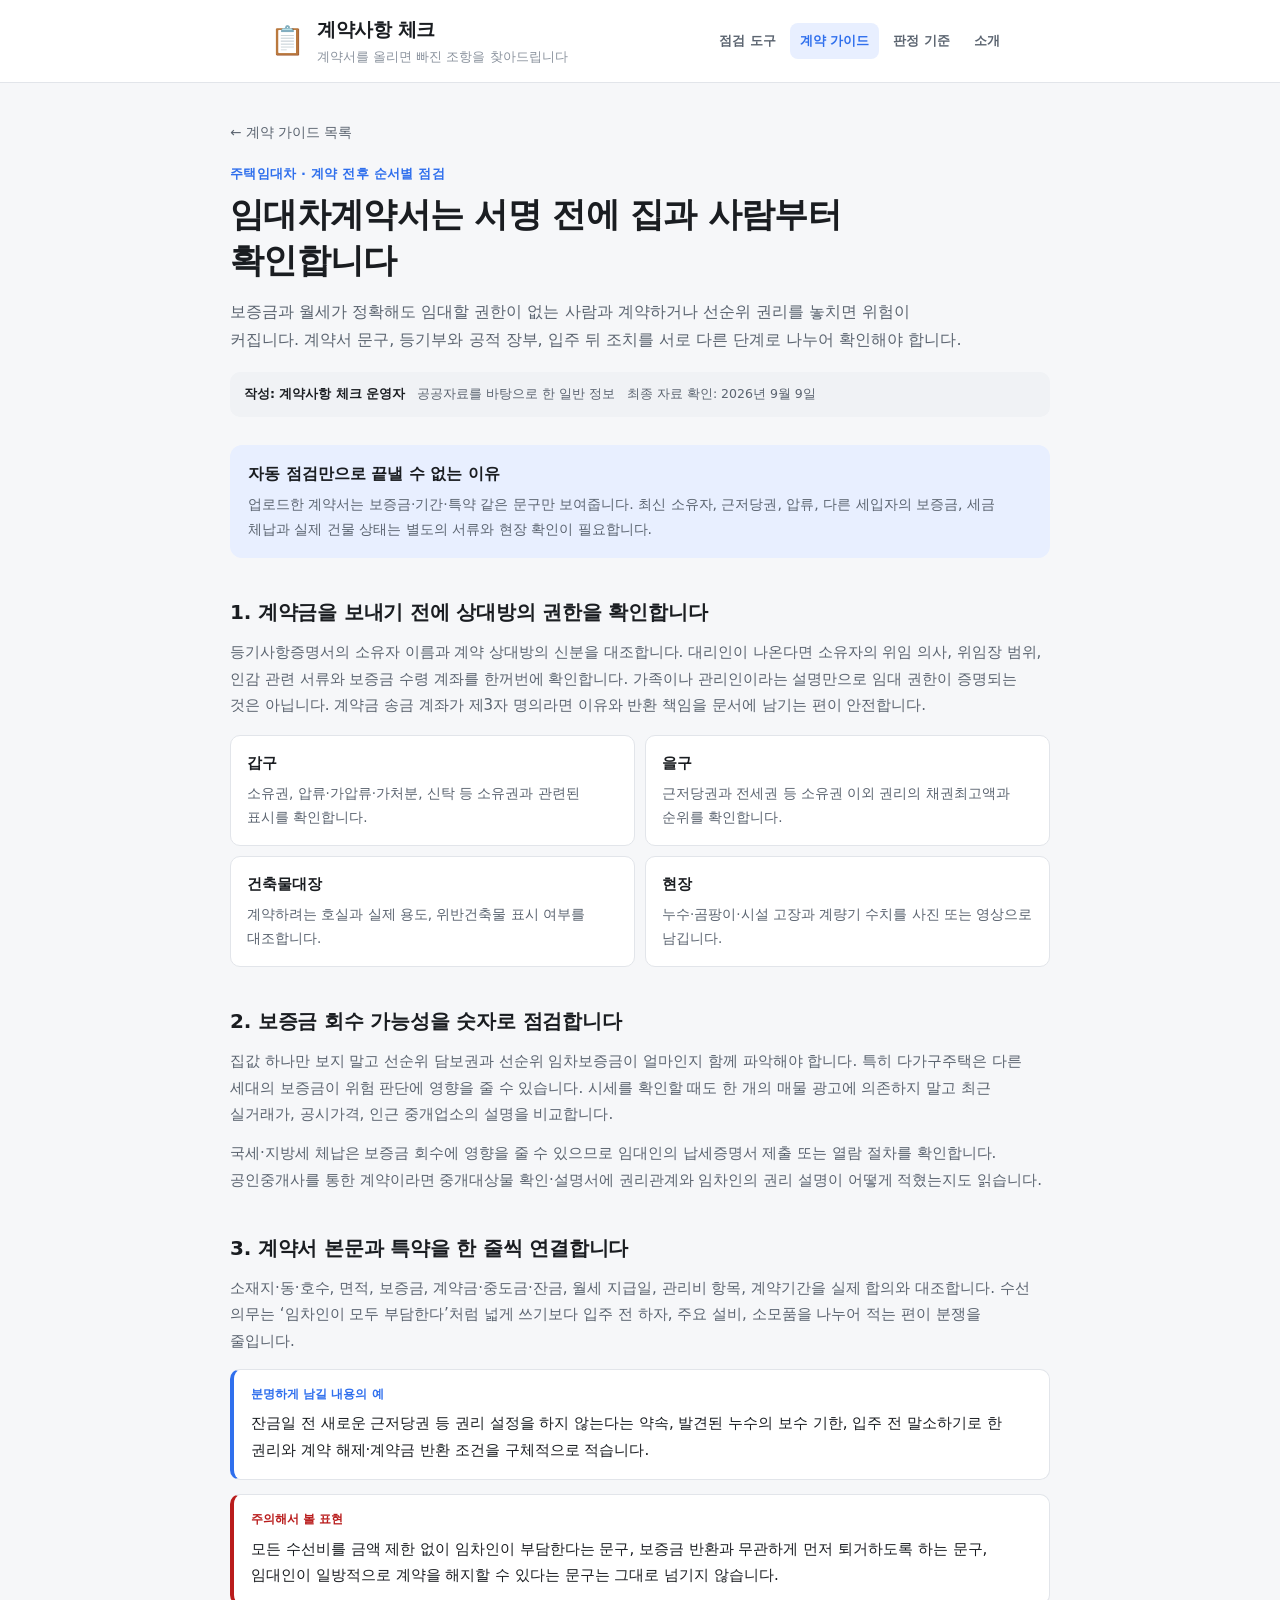
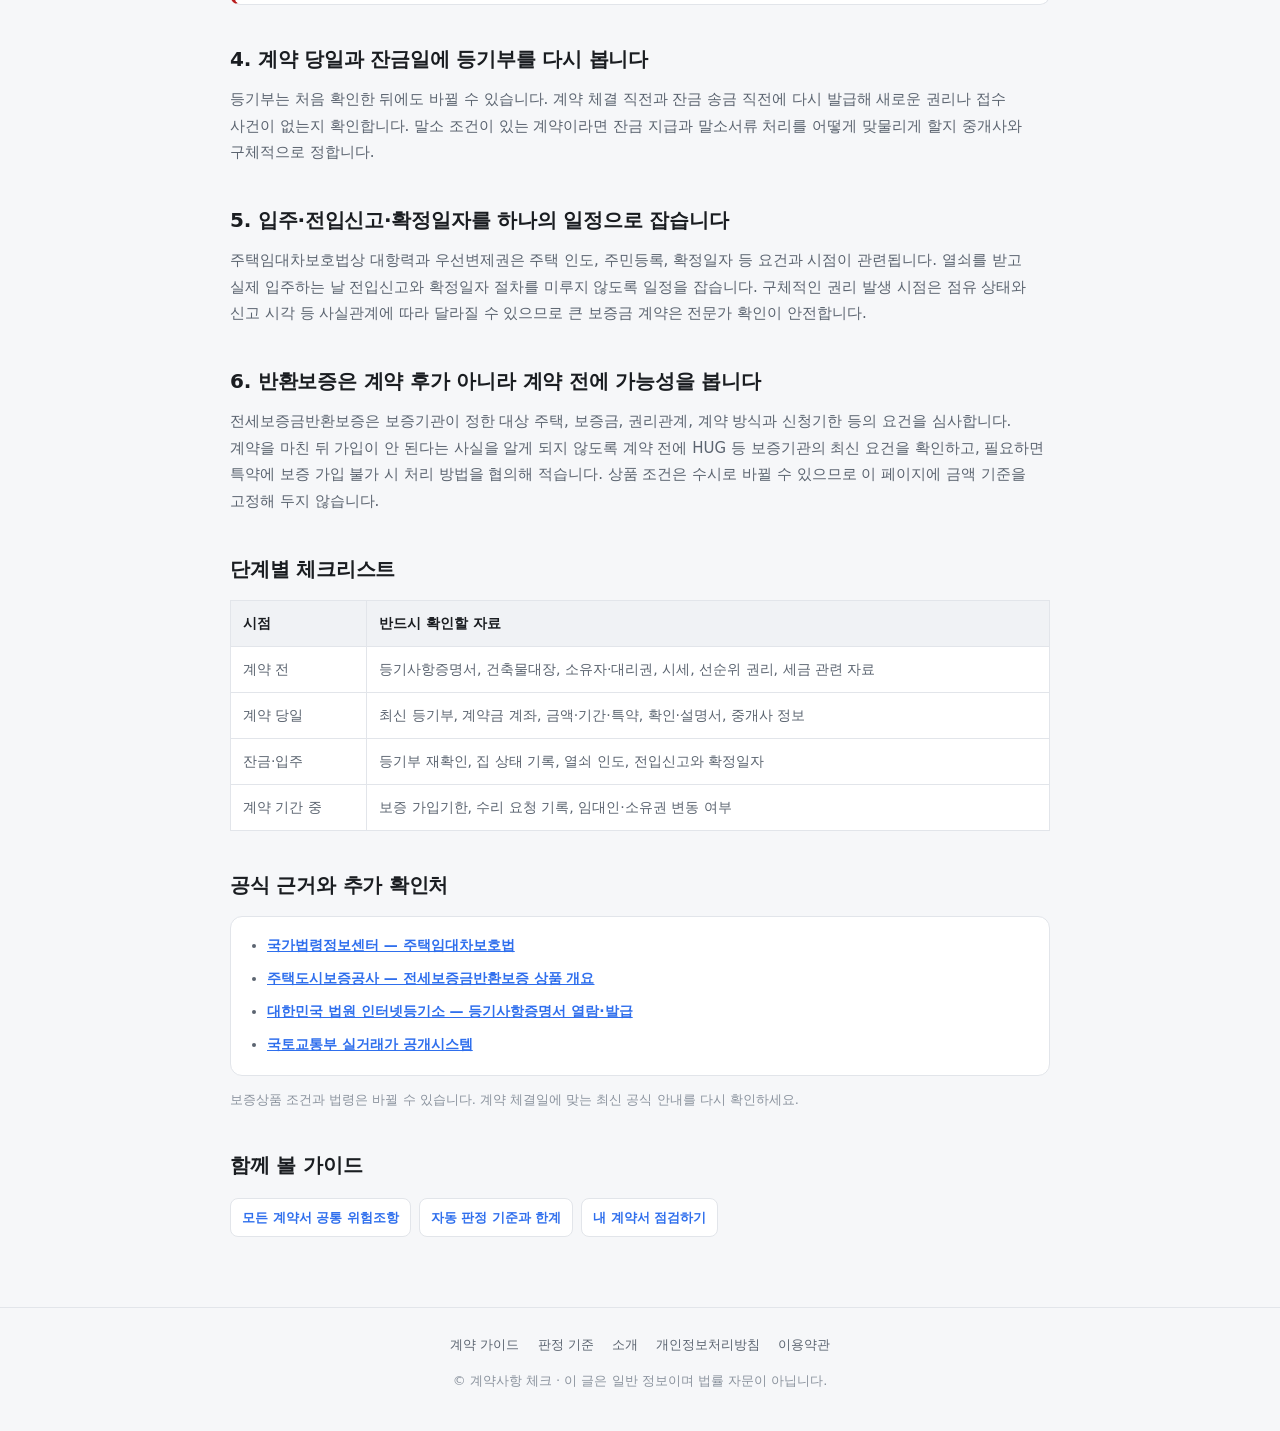
<file: guides/lease.html>
<!DOCTYPE html>
<html lang="ko">
<head>
  <meta charset="UTF-8">
  <meta name="viewport" content="width=device-width, initial-scale=1.0">
  <title>주택임대차계약서 확인 가이드 — 계약사항 체크</title>
  <meta name="description" content="등기부등본, 선순위 권리, 임대인 세금, 특약, 전입신고, 확정일자와 전세보증금반환보증을 확인하는 순서를 설명합니다.">
  <meta name="robots" content="index, follow">
  <meta name="google-adsense-account" content="ca-pub-8650152036785492">
  <link rel="canonical" href="https://contract-check-one.vercel.app/guides/lease.html">
  <link rel="icon" href="data:image/svg+xml,<svg xmlns='http://www.w3.org/2000/svg' viewBox='0 0 100 100'><text y='.9em' font-size='90'>📋</text></svg>">
  <link rel="stylesheet" href="/css/style.css">
  <script>try{var t=localStorage.getItem('contract-check:theme');if(t!=='dark'&&t!=='light')t=matchMedia('(prefers-color-scheme: dark)').matches?'dark':'light';document.documentElement.setAttribute('data-theme',t)}catch(e){}</script>
  <script async src="https://pagead2.googlesyndication.com/pagead/js/adsbygoogle.js?client=ca-pub-8650152036785492" crossorigin="anonymous"></script>
  <meta property="og:type" content="article"><meta property="og:locale" content="ko_KR">
  <meta property="og:site_name" content="계약사항 체크"><meta property="og:title" content="주택임대차계약서 확인 가이드">
  <meta property="og:description" content="계약 전 권리관계부터 입주 후 확정일자까지 순서대로 확인합니다.">
  <meta property="og:url" content="https://contract-check-one.vercel.app/guides/lease.html">
  <meta property="og:image" content="https://contract-check-one.vercel.app/og-image.svg">
</head>
<body>
  <a class="skip-link" href="#main">본문으로 건너뛰기</a>
  <header class="site-header"><div class="wrap header-inner">
    <a class="brand" href="/" style="text-decoration:none; color:inherit;"><span class="brand-mark" aria-hidden="true">📋</span><div><p class="brand-title">계약사항 체크</p><p class="brand-sub">계약서를 올리면 빠진 조항을 찾아드립니다</p></div></a>
    <nav class="site-nav" aria-label="주요 메뉴"><a href="/">점검 도구</a><a href="/#guides" aria-current="page">계약 가이드</a><a href="/guides/methodology.html">판정 기준</a><a href="/about.html">소개</a></nav>
  </div></header>

  <main id="main" class="wrap doc-page article-page">
    <a class="back-link" href="/#guides">← 계약 가이드 목록</a>
    <p class="article-kicker">주택임대차 · 계약 전후 순서별 점검</p>
    <h1>임대차계약서는 서명 전에 집과 사람부터 확인합니다</h1>
    <p class="article-lede">
      보증금과 월세가 정확해도 임대할 권한이 없는 사람과 계약하거나 선순위 권리를 놓치면 위험이 커집니다.
      계약서 문구, 등기부와 공적 장부, 입주 뒤 조치를 서로 다른 단계로 나누어 확인해야 합니다.
    </p>
    <div class="byline"><strong>작성: 계약사항 체크 운영자</strong><span>공공자료를 바탕으로 한 일반 정보</span><span>최종 자료 확인: 2026년 9월 9일</span></div>

    <div class="doc-body">
      <div class="article-callout"><strong>자동 점검만으로 끝낼 수 없는 이유</strong><p>업로드한 계약서는 보증금·기간·특약 같은 문구만 보여줍니다. 최신 소유자, 근저당권, 압류, 다른 세입자의 보증금, 세금 체납과 실제 건물 상태는 별도의 서류와 현장 확인이 필요합니다.</p></div>

      <h2>1. 계약금을 보내기 전에 상대방의 권한을 확인합니다</h2>
      <p>
        등기사항증명서의 소유자 이름과 계약 상대방의 신분을 대조합니다. 대리인이 나온다면 소유자의 위임 의사,
        위임장 범위, 인감 관련 서류와 보증금 수령 계좌를 한꺼번에 확인합니다. 가족이나 관리인이라는 설명만으로
        임대 권한이 증명되는 것은 아닙니다. 계약금 송금 계좌가 제3자 명의라면 이유와 반환 책임을 문서에 남기는 편이 안전합니다.
      </p>
      <div class="fact-grid">
        <div class="fact-card"><strong>갑구</strong><p>소유권, 압류·가압류·가처분, 신탁 등 소유권과 관련된 표시를 확인합니다.</p></div>
        <div class="fact-card"><strong>을구</strong><p>근저당권과 전세권 등 소유권 이외 권리의 채권최고액과 순위를 확인합니다.</p></div>
        <div class="fact-card"><strong>건축물대장</strong><p>계약하려는 호실과 실제 용도, 위반건축물 표시 여부를 대조합니다.</p></div>
        <div class="fact-card"><strong>현장</strong><p>누수·곰팡이·시설 고장과 계량기 수치를 사진 또는 영상으로 남깁니다.</p></div>
      </div>

      <h2>2. 보증금 회수 가능성을 숫자로 점검합니다</h2>
      <p>
        집값 하나만 보지 말고 선순위 담보권과 선순위 임차보증금이 얼마인지 함께 파악해야 합니다. 특히 다가구주택은
        다른 세대의 보증금이 위험 판단에 영향을 줄 수 있습니다. 시세를 확인할 때도 한 개의 매물 광고에 의존하지 말고
        최근 실거래가, 공시가격, 인근 중개업소의 설명을 비교합니다.
      </p>
      <p>
        국세·지방세 체납은 보증금 회수에 영향을 줄 수 있으므로 임대인의 납세증명서 제출 또는 열람 절차를 확인합니다.
        공인중개사를 통한 계약이라면 중개대상물 확인·설명서에 권리관계와 임차인의 권리 설명이 어떻게 적혔는지도 읽습니다.
      </p>

      <h2>3. 계약서 본문과 특약을 한 줄씩 연결합니다</h2>
      <p>
        소재지·동·호수, 면적, 보증금, 계약금·중도금·잔금, 월세 지급일, 관리비 항목, 계약기간을 실제 합의와 대조합니다.
        수선 의무는 ‘임차인이 모두 부담한다’처럼 넓게 쓰기보다 입주 전 하자, 주요 설비, 소모품을 나누어 적는 편이 분쟁을 줄입니다.
      </p>
      <div class="clause-example"><span class="example-label">분명하게 남길 내용의 예</span><p>잔금일 전 새로운 근저당권 등 권리 설정을 하지 않는다는 약속, 발견된 누수의 보수 기한, 입주 전 말소하기로 한 권리와 계약 해제·계약금 반환 조건을 구체적으로 적습니다.</p></div>
      <div class="clause-example risk"><span class="example-label">주의해서 볼 표현</span><p>모든 수선비를 금액 제한 없이 임차인이 부담한다는 문구, 보증금 반환과 무관하게 먼저 퇴거하도록 하는 문구, 임대인이 일방적으로 계약을 해지할 수 있다는 문구는 그대로 넘기지 않습니다.</p></div>

      <h2>4. 계약 당일과 잔금일에 등기부를 다시 봅니다</h2>
      <p>
        등기부는 처음 확인한 뒤에도 바뀔 수 있습니다. 계약 체결 직전과 잔금 송금 직전에 다시 발급해 새로운 권리나 접수 사건이 없는지 확인합니다.
        말소 조건이 있는 계약이라면 잔금 지급과 말소서류 처리를 어떻게 맞물리게 할지 중개사와 구체적으로 정합니다.
      </p>

      <h2>5. 입주·전입신고·확정일자를 하나의 일정으로 잡습니다</h2>
      <p>
        주택임대차보호법상 대항력과 우선변제권은 주택 인도, 주민등록, 확정일자 등 요건과 시점이 관련됩니다.
        열쇠를 받고 실제 입주하는 날 전입신고와 확정일자 절차를 미루지 않도록 일정을 잡습니다. 구체적인 권리 발생 시점은
        점유 상태와 신고 시각 등 사실관계에 따라 달라질 수 있으므로 큰 보증금 계약은 전문가 확인이 안전합니다.
      </p>

      <h2>6. 반환보증은 계약 후가 아니라 계약 전에 가능성을 봅니다</h2>
      <p>
        전세보증금반환보증은 보증기관이 정한 대상 주택, 보증금, 권리관계, 계약 방식과 신청기한 등의 요건을 심사합니다.
        계약을 마친 뒤 가입이 안 된다는 사실을 알게 되지 않도록 계약 전에 HUG 등 보증기관의 최신 요건을 확인하고,
        필요하면 특약에 보증 가입 불가 시 처리 방법을 협의해 적습니다. 상품 조건은 수시로 바뀔 수 있으므로 이 페이지에 금액 기준을 고정해 두지 않습니다.
      </p>

      <h2>단계별 체크리스트</h2>
      <table class="content-table">
        <thead><tr><th>시점</th><th>반드시 확인할 자료</th></tr></thead>
        <tbody>
          <tr><td>계약 전</td><td>등기사항증명서, 건축물대장, 소유자·대리권, 시세, 선순위 권리, 세금 관련 자료</td></tr>
          <tr><td>계약 당일</td><td>최신 등기부, 계약금 계좌, 금액·기간·특약, 확인·설명서, 중개사 정보</td></tr>
          <tr><td>잔금·입주</td><td>등기부 재확인, 집 상태 기록, 열쇠 인도, 전입신고와 확정일자</td></tr>
          <tr><td>계약 기간 중</td><td>보증 가입기한, 수리 요청 기록, 임대인·소유권 변동 여부</td></tr>
        </tbody>
      </table>

      <h2>공식 근거와 추가 확인처</h2>
      <ul class="source-list">
        <li><a href="https://law.go.kr/lsInfoP.do?lsiSeq=249999" target="_blank" rel="noopener">국가법령정보센터 — 주택임대차보호법</a></li>
        <li><a href="https://www.khug.or.kr/hug/web/ig/dr/igdr000001.jsp" target="_blank" rel="noopener">주택도시보증공사 — 전세보증금반환보증 상품 개요</a></li>
        <li><a href="https://www.iros.go.kr/" target="_blank" rel="noopener">대한민국 법원 인터넷등기소 — 등기사항증명서 열람·발급</a></li>
        <li><a href="https://rt.molit.go.kr/" target="_blank" rel="noopener">국토교통부 실거래가 공개시스템</a></li>
      </ul>
      <p class="source-note">보증상품 조건과 법령은 바뀔 수 있습니다. 계약 체결일에 맞는 최신 공식 안내를 다시 확인하세요.</p>

      <h2>함께 볼 가이드</h2>
      <div class="related-guides"><a href="/guides/common.html">모든 계약서 공통 위험조항</a><a href="/guides/methodology.html">자동 판정 기준과 한계</a><a href="/">내 계약서 점검하기</a></div>
    </div>
  </main>
  <footer class="site-footer"><div class="wrap"><nav class="footer-nav" aria-label="사이트 정보"><a href="/#guides">계약 가이드</a><a href="/guides/methodology.html">판정 기준</a><a href="/about.html">소개</a><a href="/privacy.html">개인정보처리방침</a><a href="/terms.html">이용약관</a></nav><p>© 계약사항 체크 · 이 글은 일반 정보이며 법률 자문이 아닙니다.</p></div></footer>
</body>
</html>
</file>
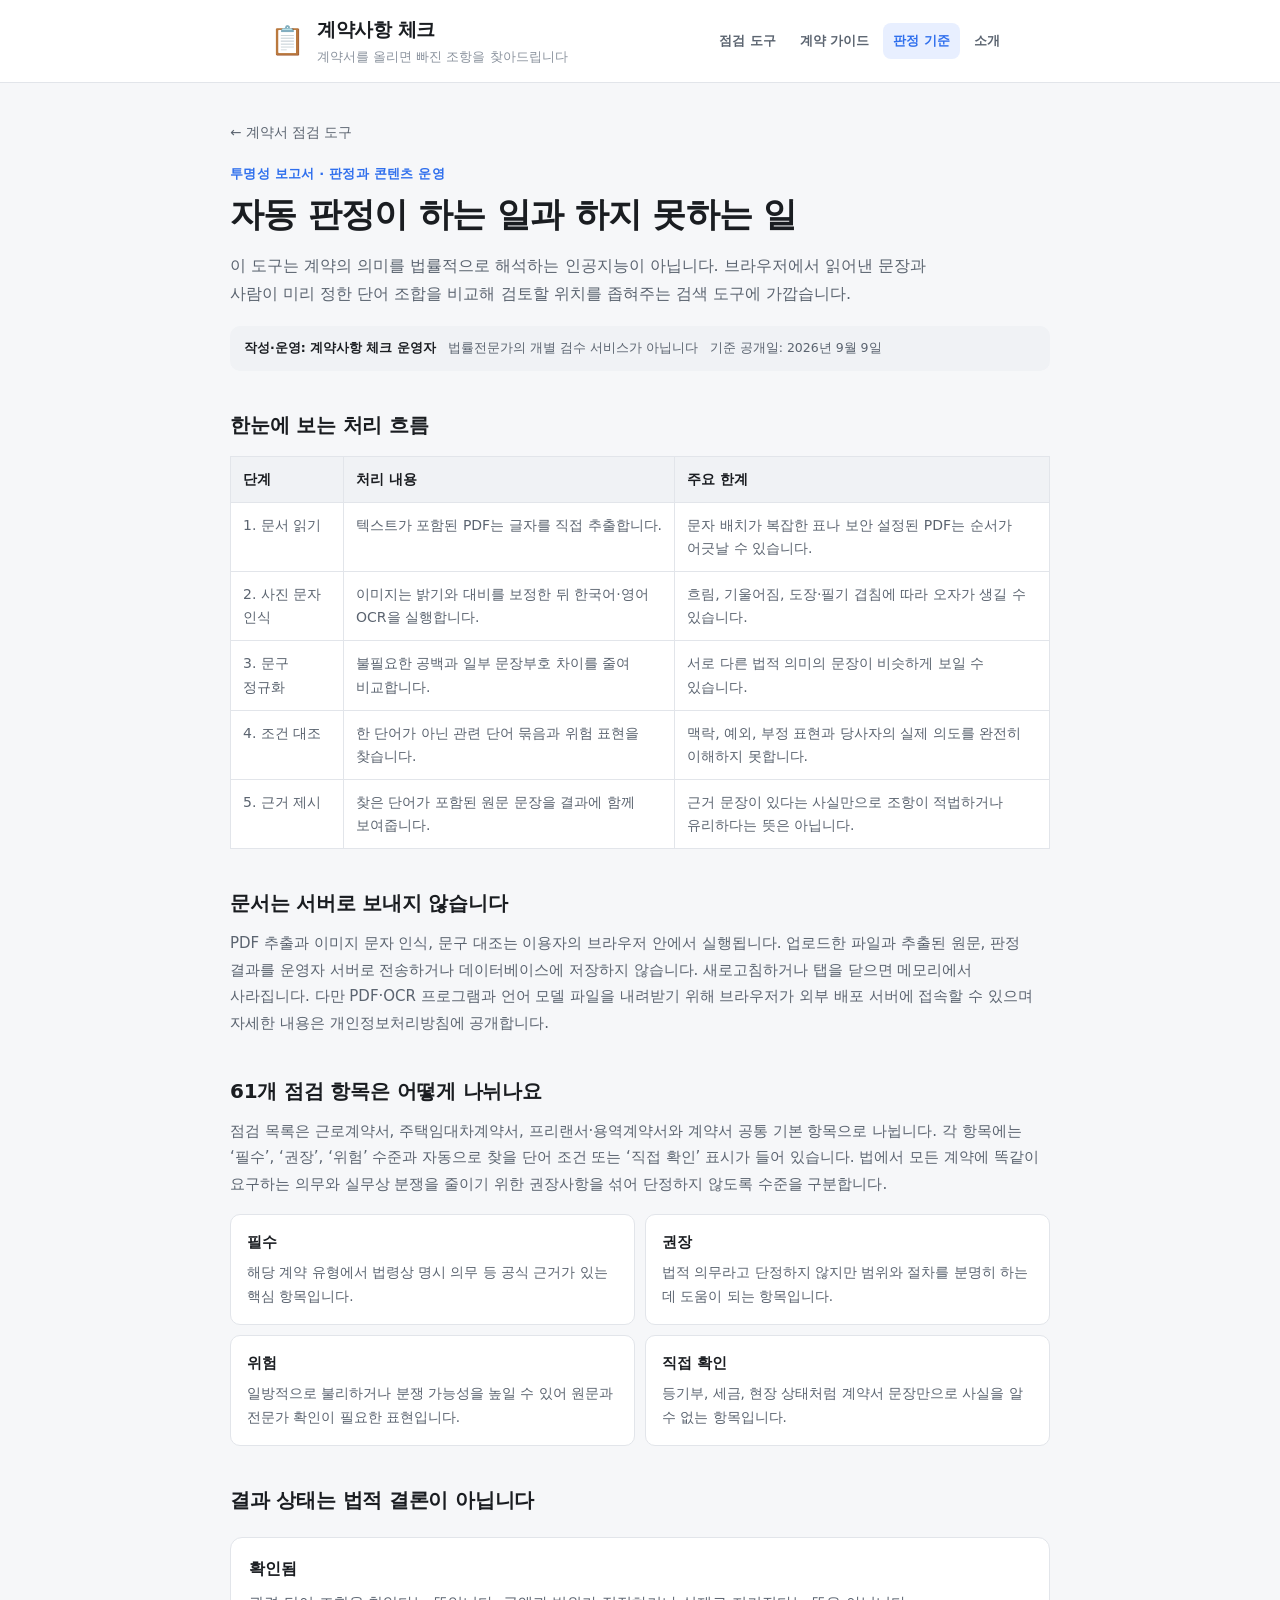
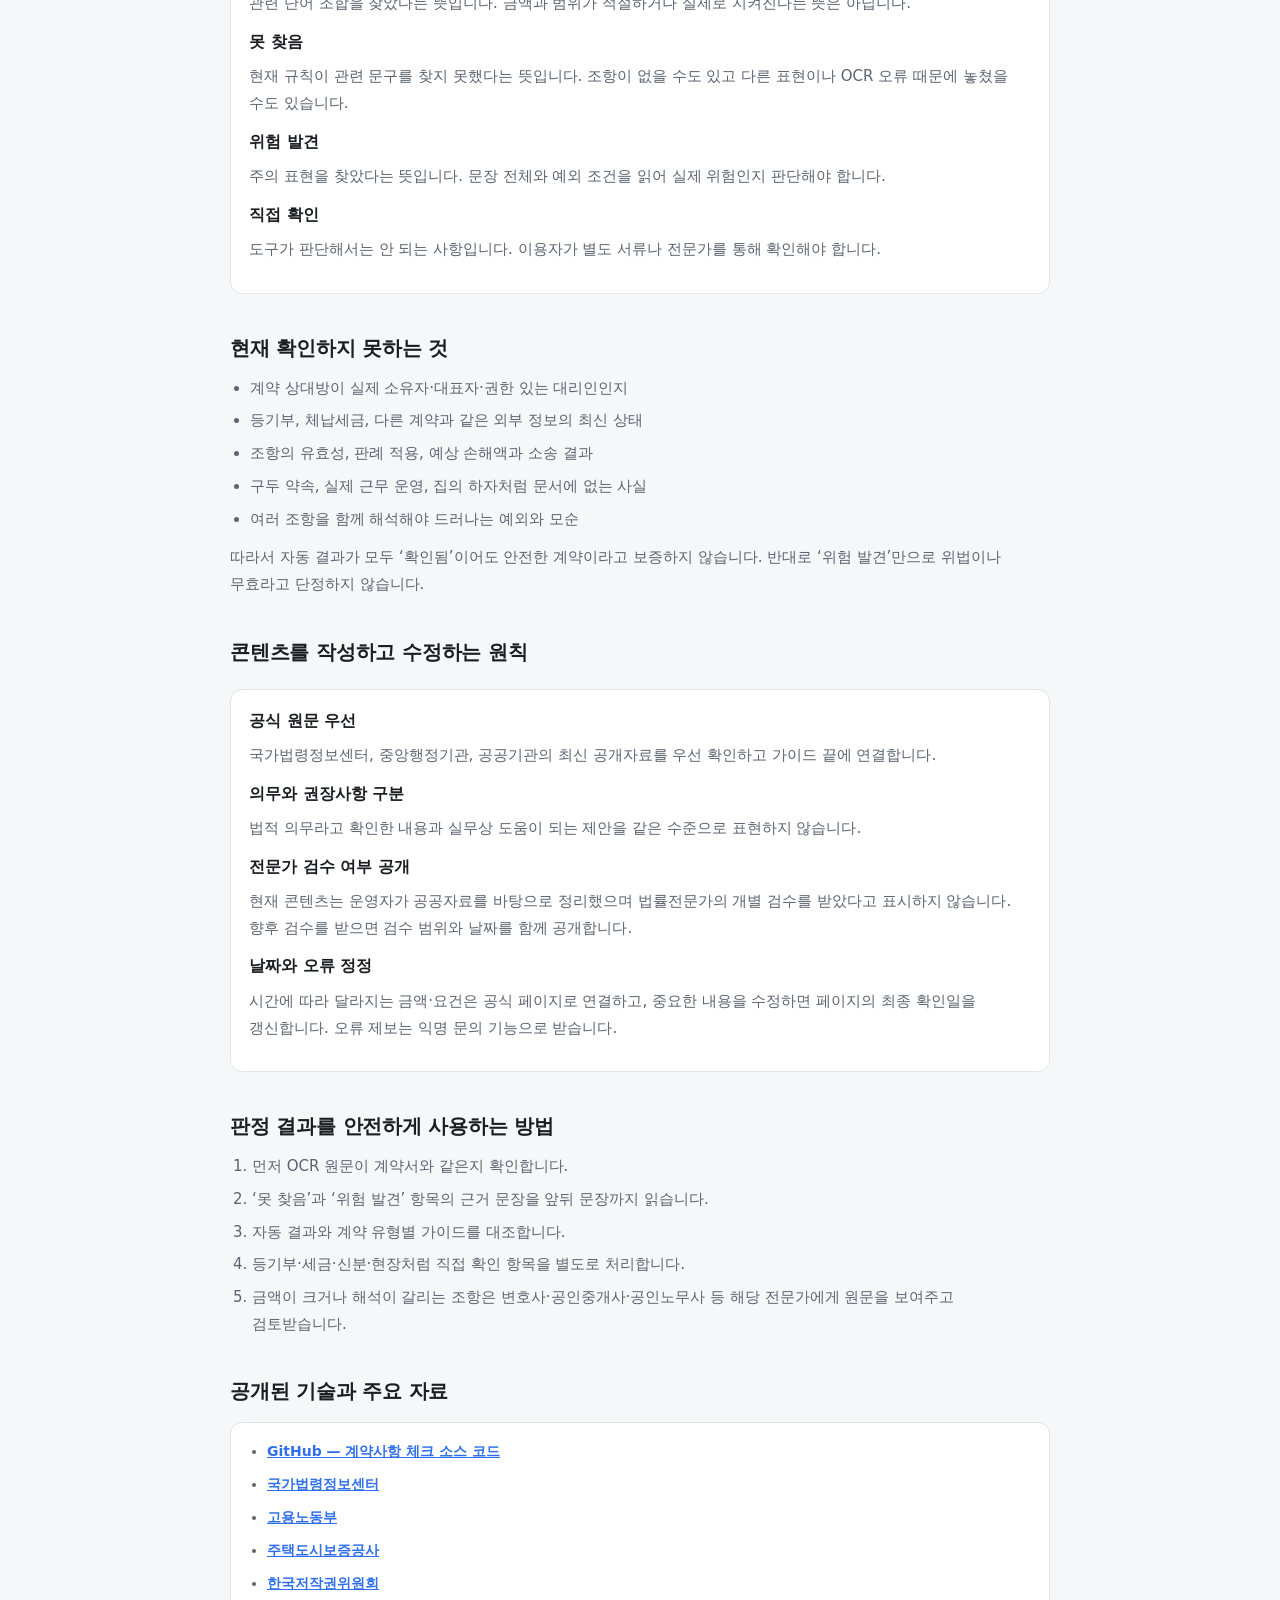
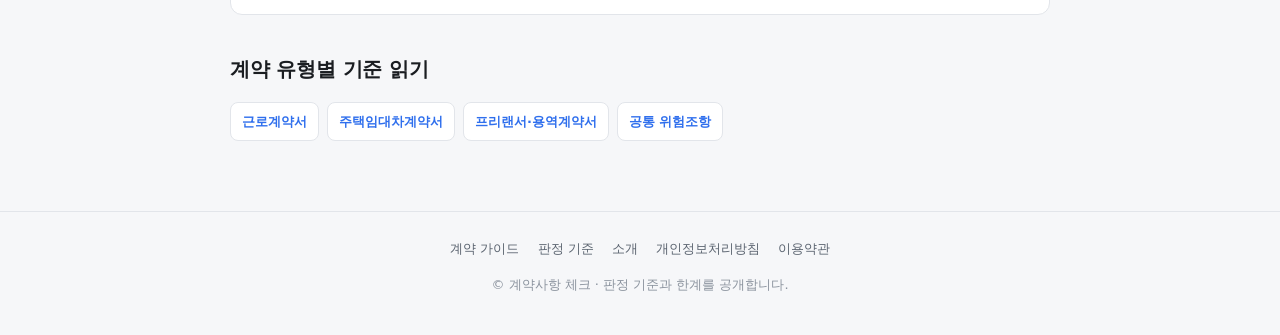
<file: guides/methodology.html>
<!DOCTYPE html>
<html lang="ko">
<head>
  <meta charset="UTF-8">
  <meta name="viewport" content="width=device-width, initial-scale=1.0">
  <title>자동 판정 기준과 한계 — 계약사항 체크</title>
  <meta name="description" content="계약사항 체크가 PDF와 사진을 처리하고 조항을 찾는 방식, 판정 상태의 의미, 공식 자료 확인과 콘텐츠 수정 원칙을 공개합니다.">
  <meta name="robots" content="index, follow">
  <meta name="google-adsense-account" content="ca-pub-8650152036785492">
  <link rel="canonical" href="https://contract-check-one.vercel.app/guides/methodology.html">
  <link rel="icon" href="data:image/svg+xml,<svg xmlns='http://www.w3.org/2000/svg' viewBox='0 0 100 100'><text y='.9em' font-size='90'>📋</text></svg>">
  <link rel="stylesheet" href="/css/style.css">
  <script>try{var t=localStorage.getItem('contract-check:theme');if(t!=='dark'&&t!=='light')t=matchMedia('(prefers-color-scheme: dark)').matches?'dark':'light';document.documentElement.setAttribute('data-theme',t)}catch(e){}</script>
  <meta property="og:type" content="article"><meta property="og:locale" content="ko_KR"><meta property="og:site_name" content="계약사항 체크">
  <meta property="og:title" content="자동 판정 기준과 한계"><meta property="og:description" content="문서 처리, 문구 대조, 검토 자료와 오류 수정 원칙을 공개합니다.">
  <meta property="og:url" content="https://contract-check-one.vercel.app/guides/methodology.html"><meta property="og:image" content="https://contract-check-one.vercel.app/og-image.svg">
</head>
<body>
  <a class="skip-link" href="#main">본문으로 건너뛰기</a>
  <header class="site-header"><div class="wrap header-inner">
    <a class="brand" href="/" style="text-decoration:none; color:inherit;"><span class="brand-mark" aria-hidden="true">📋</span><div><p class="brand-title">계약사항 체크</p><p class="brand-sub">계약서를 올리면 빠진 조항을 찾아드립니다</p></div></a>
    <nav class="site-nav" aria-label="주요 메뉴"><a href="/">점검 도구</a><a href="/#guides">계약 가이드</a><a href="/guides/methodology.html" aria-current="page">판정 기준</a><a href="/about.html">소개</a></nav>
  </div></header>

  <main id="main" class="wrap doc-page article-page">
    <a class="back-link" href="/">← 계약서 점검 도구</a>
    <p class="article-kicker">투명성 보고서 · 판정과 콘텐츠 운영</p>
    <h1>자동 판정이 하는 일과 하지 못하는 일</h1>
    <p class="article-lede">
      이 도구는 계약의 의미를 법률적으로 해석하는 인공지능이 아닙니다. 브라우저에서 읽어낸 문장과 사람이 미리 정한
      단어 조합을 비교해 검토할 위치를 좁혀주는 검색 도구에 가깝습니다.
    </p>
    <div class="byline"><strong>작성·운영: 계약사항 체크 운영자</strong><span>법률전문가의 개별 검수 서비스가 아닙니다</span><span>기준 공개일: 2026년 9월 9일</span></div>

    <div class="doc-body">
      <h2>한눈에 보는 처리 흐름</h2>
      <table class="content-table">
        <thead><tr><th>단계</th><th>처리 내용</th><th>주요 한계</th></tr></thead>
        <tbody>
          <tr><td>1. 문서 읽기</td><td>텍스트가 포함된 PDF는 글자를 직접 추출합니다.</td><td>문자 배치가 복잡한 표나 보안 설정된 PDF는 순서가 어긋날 수 있습니다.</td></tr>
          <tr><td>2. 사진 문자 인식</td><td>이미지는 밝기와 대비를 보정한 뒤 한국어·영어 OCR을 실행합니다.</td><td>흐림, 기울어짐, 도장·필기 겹침에 따라 오자가 생길 수 있습니다.</td></tr>
          <tr><td>3. 문구 정규화</td><td>불필요한 공백과 일부 문장부호 차이를 줄여 비교합니다.</td><td>서로 다른 법적 의미의 문장이 비슷하게 보일 수 있습니다.</td></tr>
          <tr><td>4. 조건 대조</td><td>한 단어가 아닌 관련 단어 묶음과 위험 표현을 찾습니다.</td><td>맥락, 예외, 부정 표현과 당사자의 실제 의도를 완전히 이해하지 못합니다.</td></tr>
          <tr><td>5. 근거 제시</td><td>찾은 단어가 포함된 원문 문장을 결과에 함께 보여줍니다.</td><td>근거 문장이 있다는 사실만으로 조항이 적법하거나 유리하다는 뜻은 아닙니다.</td></tr>
        </tbody>
      </table>

      <h2>문서는 서버로 보내지 않습니다</h2>
      <p>
        PDF 추출과 이미지 문자 인식, 문구 대조는 이용자의 브라우저 안에서 실행됩니다. 업로드한 파일과 추출된 원문,
        판정 결과를 운영자 서버로 전송하거나 데이터베이스에 저장하지 않습니다. 새로고침하거나 탭을 닫으면 메모리에서 사라집니다.
        다만 PDF·OCR 프로그램과 언어 모델 파일을 내려받기 위해 브라우저가 외부 배포 서버에 접속할 수 있으며 자세한 내용은 개인정보처리방침에 공개합니다.
      </p>

      <h2>61개 점검 항목은 어떻게 나뉘나요</h2>
      <p>
        점검 목록은 근로계약서, 주택임대차계약서, 프리랜서·용역계약서와 계약서 공통 기본 항목으로 나뉩니다.
        각 항목에는 ‘필수’, ‘권장’, ‘위험’ 수준과 자동으로 찾을 단어 조건 또는 ‘직접 확인’ 표시가 들어 있습니다.
        법에서 모든 계약에 똑같이 요구하는 의무와 실무상 분쟁을 줄이기 위한 권장사항을 섞어 단정하지 않도록 수준을 구분합니다.
      </p>
      <div class="fact-grid">
        <div class="fact-card"><strong>필수</strong><p>해당 계약 유형에서 법령상 명시 의무 등 공식 근거가 있는 핵심 항목입니다.</p></div>
        <div class="fact-card"><strong>권장</strong><p>법적 의무라고 단정하지 않지만 범위와 절차를 분명히 하는 데 도움이 되는 항목입니다.</p></div>
        <div class="fact-card"><strong>위험</strong><p>일방적으로 불리하거나 분쟁 가능성을 높일 수 있어 원문과 전문가 확인이 필요한 표현입니다.</p></div>
        <div class="fact-card"><strong>직접 확인</strong><p>등기부, 세금, 현장 상태처럼 계약서 문장만으로 사실을 알 수 없는 항목입니다.</p></div>
      </div>

      <h2>결과 상태는 법적 결론이 아닙니다</h2>
      <div class="editorial-box">
        <h3>확인됨</h3><p>관련 단어 조합을 찾았다는 뜻입니다. 금액과 범위가 적절하거나 실제로 지켜진다는 뜻은 아닙니다.</p>
        <h3>못 찾음</h3><p>현재 규칙이 관련 문구를 찾지 못했다는 뜻입니다. 조항이 없을 수도 있고 다른 표현이나 OCR 오류 때문에 놓쳤을 수도 있습니다.</p>
        <h3>위험 발견</h3><p>주의 표현을 찾았다는 뜻입니다. 문장 전체와 예외 조건을 읽어 실제 위험인지 판단해야 합니다.</p>
        <h3>직접 확인</h3><p>도구가 판단해서는 안 되는 사항입니다. 이용자가 별도 서류나 전문가를 통해 확인해야 합니다.</p>
      </div>

      <h2>현재 확인하지 못하는 것</h2>
      <ul>
        <li>계약 상대방이 실제 소유자·대표자·권한 있는 대리인인지</li>
        <li>등기부, 체납세금, 다른 계약과 같은 외부 정보의 최신 상태</li>
        <li>조항의 유효성, 판례 적용, 예상 손해액과 소송 결과</li>
        <li>구두 약속, 실제 근무 운영, 집의 하자처럼 문서에 없는 사실</li>
        <li>여러 조항을 함께 해석해야 드러나는 예외와 모순</li>
      </ul>
      <p>따라서 자동 결과가 모두 ‘확인됨’이어도 안전한 계약이라고 보증하지 않습니다. 반대로 ‘위험 발견’만으로 위법이나 무효라고 단정하지 않습니다.</p>

      <h2>콘텐츠를 작성하고 수정하는 원칙</h2>
      <div class="editorial-box">
        <h3>공식 원문 우선</h3><p>국가법령정보센터, 중앙행정기관, 공공기관의 최신 공개자료를 우선 확인하고 가이드 끝에 연결합니다.</p>
        <h3>의무와 권장사항 구분</h3><p>법적 의무라고 확인한 내용과 실무상 도움이 되는 제안을 같은 수준으로 표현하지 않습니다.</p>
        <h3>전문가 검수 여부 공개</h3><p>현재 콘텐츠는 운영자가 공공자료를 바탕으로 정리했으며 법률전문가의 개별 검수를 받았다고 표시하지 않습니다. 향후 검수를 받으면 검수 범위와 날짜를 함께 공개합니다.</p>
        <h3>날짜와 오류 정정</h3><p>시간에 따라 달라지는 금액·요건은 공식 페이지로 연결하고, 중요한 내용을 수정하면 페이지의 최종 확인일을 갱신합니다. 오류 제보는 익명 문의 기능으로 받습니다.</p>
      </div>

      <h2>판정 결과를 안전하게 사용하는 방법</h2>
      <ol>
        <li>먼저 OCR 원문이 계약서와 같은지 확인합니다.</li>
        <li>‘못 찾음’과 ‘위험 발견’ 항목의 근거 문장을 앞뒤 문장까지 읽습니다.</li>
        <li>자동 결과와 계약 유형별 가이드를 대조합니다.</li>
        <li>등기부·세금·신분·현장처럼 직접 확인 항목을 별도로 처리합니다.</li>
        <li>금액이 크거나 해석이 갈리는 조항은 변호사·공인중개사·공인노무사 등 해당 전문가에게 원문을 보여주고 검토받습니다.</li>
      </ol>

      <h2>공개된 기술과 주요 자료</h2>
      <ul class="source-list">
        <li><a href="https://github.com/Tedasu/contract-check" target="_blank" rel="noopener">GitHub — 계약사항 체크 소스 코드</a></li>
        <li><a href="https://www.law.go.kr/" target="_blank" rel="noopener">국가법령정보센터</a></li>
        <li><a href="https://www.moel.go.kr/" target="_blank" rel="noopener">고용노동부</a></li>
        <li><a href="https://www.khug.or.kr/" target="_blank" rel="noopener">주택도시보증공사</a></li>
        <li><a href="https://www.copyright.or.kr/" target="_blank" rel="noopener">한국저작권위원회</a></li>
      </ul>

      <h2>계약 유형별 기준 읽기</h2>
      <div class="related-guides"><a href="/guides/employment.html">근로계약서</a><a href="/guides/lease.html">주택임대차계약서</a><a href="/guides/freelance.html">프리랜서·용역계약서</a><a href="/guides/common.html">공통 위험조항</a></div>
    </div>
  </main>
  <footer class="site-footer"><div class="wrap"><nav class="footer-nav" aria-label="사이트 정보"><a href="/#guides">계약 가이드</a><a href="/guides/methodology.html">판정 기준</a><a href="/about.html">소개</a><a href="/privacy.html">개인정보처리방침</a><a href="/terms.html">이용약관</a></nav><p>© 계약사항 체크 · 판정 기준과 한계를 공개합니다.</p></div></footer>
</body>
</html>
</file>
<file: css/style.css>
/* ===== 기본 토큰 ===== */
:root {
  --bg: #f6f7f9;
  --surface: #ffffff;
  --surface-2: #f0f2f5;
  --border: #e2e5ea;
  --text: #1a1d21;
  --text-soft: #5b6470;
  --text-faint: #8b939e;
  --accent: #2f6fed;
  --accent-soft: #e8efff;

  --must: #c2410c;  --must-bg: #fff1e8;
  --good: #3f6212;  --good-bg: #f0f7e4;
  --risk: #b91c1c;  --risk-bg: #fdeaea;

  --ok: #16794a;      --ok-bg: #e7f5ee;
  --missing: #92400e; --missing-bg: #fdf3e3;
  --danger: #b91c1c;  --danger-bg: #fdeaea;
  --review: #1e5aa8;  --review-bg: #e8f0fb;
  --manual: #5b6470;  --manual-bg: #eef0f3;

  --radius: 12px;
  --shadow: 0 1px 2px rgba(16, 24, 40, .05), 0 6px 20px rgba(16, 24, 40, .05);
}

html[data-theme="dark"] {
  --bg: #14171c;
  --surface: #1c2026;
  --surface-2: #23282f;
  --border: #333a43;
  --text: #e8eaee;
  --text-soft: #a3acb8;
  --text-faint: #78818d;
  --accent: #6fa0ff;
  --accent-soft: #1e2c47;

  --must: #fb923c;  --must-bg: #3a2415;
  --good: #a3c76d;  --good-bg: #23301a;
  --risk: #f87171;  --risk-bg: #3a1d1d;

  --ok: #4ade80;      --ok-bg: #14301f;
  --missing: #fbbf24; --missing-bg: #33280f;
  --danger: #f87171;  --danger-bg: #3a1d1d;
  --review: #7dabff;  --review-bg: #1a2942;
  --manual: #a3acb8;  --manual-bg: #262b33;

  --shadow: 0 1px 2px rgba(0, 0, 0, .3), 0 6px 20px rgba(0, 0, 0, .25);
}

* { box-sizing: border-box; }
html { -webkit-text-size-adjust: 100%; }

body {
  margin: 0;
  background: var(--bg);
  color: var(--text);
  font-family: "Pretendard", -apple-system, BlinkMacSystemFont, "Segoe UI",
               "Malgun Gothic", "맑은 고딕", system-ui, sans-serif;
  line-height: 1.65;
  word-break: keep-all;
}

.wrap { width: 100%; max-width: 780px; margin: 0 auto; padding: 0 20px; }

.skip-link { position: absolute; left: -9999px; }
.skip-link:focus {
  left: 12px; top: 12px; z-index: 100;
  background: var(--surface); padding: 10px 16px;
  border-radius: 8px; border: 1px solid var(--border);
}

/* ===== 헤더 ===== */
.site-header {
  background: var(--surface);
  border-bottom: 1px solid var(--border);
  position: sticky; top: 0; z-index: 20;
}
.header-inner {
  display: flex; align-items: center; justify-content: space-between;
  gap: 16px; padding-top: 14px; padding-bottom: 14px;
}
.brand { display: flex; align-items: center; gap: 12px; }
.brand-mark { font-size: 28px; line-height: 1; }
.brand-title { margin: 0; font-size: 19px; font-weight: 700; letter-spacing: -.02em; }
.brand-sub { margin: 1px 0 0; font-size: 13px; color: var(--text-faint); }

.site-nav {
  display: flex; align-items: center; justify-content: center; gap: 4px;
  margin-left: auto;
}
.site-nav a {
  padding: 7px 10px; border-radius: 8px;
  color: var(--text-soft); font-size: 13px; font-weight: 600;
  text-decoration: none; white-space: nowrap;
}
.site-nav a:hover, .site-nav a[aria-current="page"] {
  background: var(--accent-soft); color: var(--accent);
}

.visually-hidden {
  position: absolute; width: 1px; height: 1px; padding: 0; margin: -1px;
  overflow: hidden; clip: rect(0, 0, 0, 0); white-space: nowrap; border: 0;
}

.header-actions { display: flex; align-items: center; gap: 8px; flex-shrink: 0; }

.icon-btn {
  width: 38px; height: 38px; border-radius: 10px;
  border: 1px solid var(--border); background: var(--surface);
  color: var(--text); font-size: 16px; cursor: pointer; flex-shrink: 0;
}
.icon-btn:hover { background: var(--surface-2); }

.ghost-btn {
  height: 38px; padding: 0 13px; border-radius: 10px;
  border: 1px solid var(--border); background: var(--surface);
  color: var(--text-soft); font-size: 13.5px; font-family: inherit;
  cursor: pointer; white-space: nowrap;
}
.ghost-btn:hover { background: var(--surface-2); color: var(--text); }

/* ===== 문의함 ===== */
.fb-dialog {
  width: min(520px, calc(100vw - 32px));
  padding: 22px; border: 1px solid var(--border); border-radius: 14px;
  background: var(--surface); color: var(--text);
  box-shadow: 0 20px 60px rgba(0, 0, 0, .25);
}
.fb-dialog::backdrop { background: rgba(10, 12, 16, .5); }

.fb-head {
  display: flex; align-items: center; justify-content: space-between;
  gap: 12px; margin-bottom: 14px;
}
.fb-head h2 { margin: 0; font-size: 18px; letter-spacing: -.02em; }

.fb-anon {
  margin: 0 0 14px; padding: 11px 14px;
  background: var(--surface-2); border-radius: 10px;
  font-size: 12.5px; color: var(--text-soft); line-height: 1.6;
}
.fb-anon strong { color: var(--text); }

.fb-offline {
  margin: 0 0 14px; padding: 11px 14px;
  background: var(--missing-bg); color: var(--missing);
  border-radius: 10px; font-size: 12.5px; line-height: 1.6;
}
.fb-offline code {
  background: rgba(0, 0, 0, .08); padding: 1px 5px; border-radius: 4px; font-size: 12px;
}

.fb-tabs {
  display: flex; gap: 6px; margin-bottom: 16px;
  padding: 4px; background: var(--surface-2); border-radius: 10px;
}
.fb-tab {
  flex: 1; padding: 8px 10px; border: none; border-radius: 7px;
  background: transparent; color: var(--text-soft);
  font-size: 13.5px; font-family: inherit; font-weight: 500; cursor: pointer;
}
.fb-tab[aria-selected="true"] {
  background: var(--surface); color: var(--text); font-weight: 600;
  box-shadow: 0 1px 3px rgba(0, 0, 0, .08);
}

.fb-label {
  display: block; margin: 14px 0 6px;
  font-size: 13px; font-weight: 600; color: var(--text-soft);
}
.fb-panel > .fb-label:first-child { margin-top: 0; }

.fb-input {
  width: 100%; padding: 10px 12px;
  border: 1px solid var(--border); border-radius: 9px;
  background: var(--bg); color: var(--text);
  font-size: 14px; font-family: inherit;
}
.fb-input:focus { outline: 2px solid var(--accent); outline-offset: -1px; border-color: var(--accent); }
.fb-input:disabled { opacity: .55; cursor: not-allowed; }

.fb-textarea { resize: vertical; min-height: 110px; line-height: 1.6; }
.fb-code-input { font-size: 17px; letter-spacing: .16em; text-transform: uppercase; font-weight: 600; }
.fb-count { margin: 5px 0 0; font-size: 11.5px; color: var(--text-faint); text-align: right; }

.fb-error {
  margin-top: 12px; padding: 10px 13px;
  background: var(--danger-bg); color: var(--danger);
  border-radius: 9px; font-size: 13px;
}

.fb-action { width: 100%; margin-top: 16px; padding: 11px; }
.fb-action:disabled { opacity: .55; cursor: not-allowed; }

.fb-note { margin: 14px 0 0; font-size: 12.5px; color: var(--text-faint); line-height: 1.6; }

.fb-result-title { margin: 0 0 14px; font-size: 16px; font-weight: 700; }

.fb-ticket {
  display: flex; align-items: center; justify-content: space-between; gap: 12px;
  padding: 16px 18px; background: var(--accent-soft); border-radius: 11px;
}
.fb-ticket strong {
  font-size: 25px; letter-spacing: .16em; font-weight: 700;
  color: var(--accent); font-variant-numeric: tabular-nums;
}

.fb-view-head { display: flex; align-items: center; gap: 10px; flex-wrap: wrap; margin-bottom: 12px; }
.fb-view-meta { font-size: 12.5px; color: var(--text-faint); }

.fb-status { padding: 3px 10px; border-radius: 999px; font-size: 12px; font-weight: 700; }
.fb-status-received  { background: var(--manual-bg);  color: var(--manual); }
.fb-status-reviewing { background: var(--review-bg);  color: var(--review); }
.fb-status-done      { background: var(--ok-bg);      color: var(--ok); }
.fb-status-rejected  { background: var(--missing-bg); color: var(--missing); }

.fb-view-body {
  margin: 0; padding: 13px 15px;
  background: var(--surface-2); border-radius: 10px;
  font-size: 13.5px; line-height: 1.7; white-space: pre-wrap;
}

.fb-reply {
  margin-top: 12px; padding: 13px 15px;
  background: var(--ok-bg); border-radius: 10px;
}
.fb-reply-label {
  display: block; margin-bottom: 5px;
  font-size: 12px; font-weight: 700; color: var(--ok);
}
.fb-reply-text { margin: 0; font-size: 13.5px; line-height: 1.7; white-space: pre-wrap; }

.fb-panel .btn { width: 100%; margin-top: 16px; }
.fb-ticket .btn { width: auto; margin-top: 0; flex-shrink: 0; }

/* ===== 공통 박스 ===== */
.disclaimer {
  margin: 20px 0 0; padding: 12px 16px;
  background: var(--accent-soft); border-radius: var(--radius);
  font-size: 13.5px; color: var(--text-soft);
}
.disclaimer strong { color: var(--text); }

.warn-box, .suggest-box, .error-box {
  margin: 16px 0 0; padding: 12px 16px;
  border-radius: var(--radius); font-size: 13.5px;
}
.warn-box { background: var(--missing-bg); color: var(--missing); }
.suggest-box { background: var(--review-bg); color: var(--review); }
.error-box { background: var(--danger-bg); color: var(--danger); }

/* ===== 업로드 ===== */
.upload-card {
  margin-top: 20px; padding: 22px;
  background: var(--surface); border: 1px solid var(--border);
  border-radius: var(--radius); box-shadow: var(--shadow);
}

.dropzone {
  padding: 40px 20px; text-align: center; cursor: pointer;
  border: 2px dashed var(--border); border-radius: var(--radius);
  background: var(--surface-2); transition: border-color .15s, background .15s;
}
.dropzone:hover, .dropzone:focus-visible, .dropzone.is-over {
  border-color: var(--accent); background: var(--accent-soft); outline: none;
}
.dz-icon { font-size: 40px; line-height: 1; }
.dz-title { margin: 12px 0 4px; font-size: 16.5px; font-weight: 700; letter-spacing: -.01em; }
.dz-sub { margin: 0; font-size: 13.5px; color: var(--text-soft); }
.dz-formats { margin: 10px 0 0; font-size: 12px; color: var(--text-faint); letter-spacing: .02em; }

.upload-actions { display: flex; gap: 8px; margin-top: 16px; }
.upload-actions .btn { flex: 1; }

.privacy-note {
  margin: 16px 0 0; padding-top: 14px; border-top: 1px solid var(--border);
  font-size: 13px; color: var(--text-soft);
}

/* ===== 유형 선택 ===== */
.type-picker { margin-top: 24px; }
.picker-label { margin: 0 0 10px; font-size: 14px; font-weight: 600; }
.picker-hint { font-weight: 400; color: var(--text-faint); }

.result-tabs { margin: 20px 0 0; }

.type-tabs-inner {
  display: flex; gap: 8px; flex-wrap: wrap;
}

.type-tab {
  display: inline-flex; align-items: center; gap: 7px;
  padding: 8px 14px; border: 1px solid var(--border); border-radius: 999px;
  background: var(--surface); color: var(--text-soft);
  font-size: 14px; font-family: inherit; font-weight: 500;
  white-space: nowrap; cursor: pointer;
  transition: background .15s, color .15s, border-color .15s;
}
.type-tab:hover { background: var(--surface-2); }
.type-tab[aria-selected="true"] {
  background: var(--accent); border-color: var(--accent); color: #fff; font-weight: 600;
}

/* ===== 업로드 전 미리보기 ===== */
.preview-block { margin-top: 30px; }
.preview-head h2 {
  margin: 0; font-size: 17px; font-weight: 700; letter-spacing: -.01em;
}
.preview-count { font-weight: 500; color: var(--text-faint); font-size: 13px; }
.preview-sub { margin: 6px 0 0; font-size: 13.5px; color: var(--text-soft); }
.preview-source { margin: 7px 0 0; font-size: 12.5px; color: var(--text-faint); }
.preview-source a { color: var(--accent); text-decoration: none; }
.preview-source a:hover { text-decoration: underline; }
.preview-block .checklist { margin-top: 16px; }
.preview-block .item { border-left: 3px solid var(--border); }

/* ===== 설명 아코디언 ===== */
.how-it-works {
  margin-top: 24px; padding: 14px 18px;
  background: var(--surface); border: 1px solid var(--border); border-radius: var(--radius);
  font-size: 13.5px; color: var(--text-soft);
}
.how-it-works summary { cursor: pointer; font-weight: 600; color: var(--text); font-size: 14px; }
.how-it-works ol { margin: 12px 0 0; padding-left: 20px; }
.how-it-works li { margin-bottom: 7px; }
.how-it-works strong { color: var(--text); }

/* ===== 홈 콘텐츠 허브 ===== */
.tool-intro { margin-top: 24px; }
.tool-intro h1 {
  margin: 0; font-size: clamp(23px, 4vw, 30px); line-height: 1.35;
  letter-spacing: -.035em;
}
.tool-intro p {
  margin: 9px 0 0; max-width: 680px;
  color: var(--text-soft); font-size: 15px;
}

.resource-hub { margin-top: 36px; padding-top: 30px; border-top: 1px solid var(--border); }
.resource-hub > h2 { margin: 0; font-size: 21px; letter-spacing: -.02em; }
.resource-lede { margin: 7px 0 0; color: var(--text-soft); font-size: 14.5px; }
.guide-grid {
  display: grid; grid-template-columns: repeat(2, minmax(0, 1fr));
  gap: 12px; margin-top: 18px;
}
.guide-card {
  display: block; padding: 18px;
  background: var(--surface); border: 1px solid var(--border);
  border-radius: var(--radius); color: inherit; text-decoration: none;
  box-shadow: 0 1px 2px rgba(16, 24, 40, .03);
  transition: transform .15s, border-color .15s, box-shadow .15s;
}
.guide-card:hover {
  transform: translateY(-2px); border-color: var(--accent);
  box-shadow: var(--shadow);
}
.guide-card strong { display: block; font-size: 15.5px; }
.guide-card span { display: block; margin-top: 6px; color: var(--text-soft); font-size: 13.5px; }
.guide-card .guide-link { margin-top: 11px; color: var(--accent); font-size: 13px; font-weight: 700; }

.trust-strip {
  display: grid; grid-template-columns: repeat(3, 1fr); gap: 10px;
  margin-top: 20px;
}
.trust-item {
  padding: 13px 14px; background: var(--surface-2); border-radius: 10px;
  font-size: 12.5px; color: var(--text-soft);
}
.trust-item strong { display: block; margin-bottom: 3px; color: var(--text); font-size: 13px; }

/* ===== 진행 ===== */
.progress-card {
  margin-top: 40px; padding: 34px 24px; text-align: center;
  background: var(--surface); border: 1px solid var(--border);
  border-radius: var(--radius); box-shadow: var(--shadow);
}
.spinner {
  width: 34px; height: 34px; margin: 0 auto 16px;
  border: 3px solid var(--border); border-top-color: var(--accent);
  border-radius: 50%; animation: spin .8s linear infinite;
}
@keyframes spin { to { transform: rotate(360deg); } }

.progress-message { margin: 0 0 16px; font-size: 15px; font-weight: 600; }

.progress {
  height: 8px; background: var(--surface-2);
  border-radius: 999px; overflow: hidden;
}
.progress-fill {
  height: 100%; width: 0; background: var(--accent);
  border-radius: 999px; transition: width .3s ease;
}
.progress-fill.indeterminate {
  width: 35%; animation: slide 1.2s ease-in-out infinite;
}
@keyframes slide {
  0% { margin-left: 0; } 50% { margin-left: 65%; } 100% { margin-left: 0; }
}

.progress-hint { margin: 14px 0 18px; font-size: 13px; color: var(--text-faint); }

/* ===== 결과 요약 ===== */
.result-head {
  display: flex; align-items: flex-start; justify-content: space-between;
  gap: 16px; margin-top: 24px;
}
.result-head h2 { margin: 0; font-size: 21px; letter-spacing: -.02em; }
.result-meta { margin: 5px 0 0; font-size: 13px; color: var(--text-faint); }

.score-grid {
  display: grid; grid-template-columns: repeat(4, 1fr);
  gap: 8px; margin-top: 20px;
}
.score-cell {
  padding: 14px 10px; text-align: center;
  border-radius: var(--radius); border: 1px solid var(--border);
  background: var(--surface);
}
.score-value {
  display: block; font-size: 24px; font-weight: 700;
  font-variant-numeric: tabular-nums; letter-spacing: -.02em; line-height: 1.2;
}
.score-caption { font-size: 12px; color: var(--text-faint); }

.st-danger-cell  { background: var(--danger-bg); }
.st-danger-cell  .score-value { color: var(--danger); }
.st-missing-cell { background: var(--missing-bg); }
.st-missing-cell .score-value { color: var(--missing); }
.st-review-cell  { background: var(--review-bg); }
.st-review-cell  .score-value { color: var(--review); }
.st-ok-cell      { background: var(--ok-bg); }
.st-ok-cell      .score-value { color: var(--ok); }

.result-summary { margin: 16px 0 0; font-size: 14px; color: var(--text-soft); }
.result-summary strong { color: var(--danger); }

/* ===== 툴바 ===== */
.toolbar {
  display: flex; align-items: center; justify-content: space-between;
  flex-wrap: wrap; gap: 12px;
  margin-top: 20px; padding-top: 16px; border-top: 1px solid var(--border);
}
.switch {
  display: inline-flex; align-items: center; gap: 8px;
  font-size: 14px; color: var(--text-soft); cursor: pointer; user-select: none;
}
.switch input { width: 16px; height: 16px; accent-color: var(--accent); cursor: pointer; }
.toolbar-actions { display: flex; gap: 8px; }

.btn {
  padding: 9px 16px; border-radius: 9px;
  border: 1px solid var(--border); background: var(--surface);
  color: var(--text-soft); font-size: 14px; font-family: inherit; cursor: pointer;
  transition: background .15s, color .15s;
}
.btn:hover { background: var(--surface-2); color: var(--text); }
.btn-primary {
  background: var(--accent); border-color: var(--accent);
  color: #fff; font-weight: 600;
}
.btn-primary:hover { background: var(--accent); color: #fff; opacity: .9; }

/* ===== 체크리스트 ===== */
.checklist { margin: 22px 0 0; }
.section { margin-bottom: 28px; }
.section-title {
  margin: 0 0 12px; font-size: 15px; font-weight: 700;
  color: var(--text-soft); letter-spacing: -.01em;
}

.item-list { list-style: none; margin: 0; padding: 0; display: flex; flex-direction: column; gap: 10px; }

.item {
  padding: 15px 17px;
  background: var(--surface); border: 1px solid var(--border);
  border-left: 3px solid var(--border); border-radius: var(--radius);
}
.item-danger  { border-left-color: var(--danger); }
.item-missing { border-left-color: var(--missing); }
.item-review  { border-left-color: var(--review); }
.item-manual  { border-left-color: var(--manual); }
.item-ok      { border-left-color: var(--ok); }

.item-head { display: flex; align-items: baseline; flex-wrap: wrap; gap: 8px; }
.item-title { font-size: 15px; font-weight: 600; letter-spacing: -.01em; }

.status-badge {
  flex-shrink: 0; padding: 2px 9px; border-radius: 6px;
  font-size: 11.5px; font-weight: 700; line-height: 1.6;
}
.st-ok      { background: var(--ok-bg);      color: var(--ok); }
.st-missing { background: var(--missing-bg); color: var(--missing); }
.st-danger  { background: var(--danger-bg);  color: var(--danger); }
.st-review  { background: var(--review-bg);  color: var(--review); }
.st-manual  { background: var(--manual-bg);  color: var(--manual); }

.badge {
  flex-shrink: 0; padding: 2px 8px; border-radius: 999px;
  font-size: 11px; font-weight: 700; line-height: 1.6;
}
.level-must { background: var(--must-bg); color: var(--must); }
.level-good { background: var(--good-bg); color: var(--good); }
.level-risk { background: var(--risk-bg); color: var(--risk); }

.item-desc { margin: 7px 0 0; font-size: 13.5px; color: var(--text-soft); }
.item-note { margin: 8px 0 0; font-size: 13px; color: var(--text-faint); font-style: italic; }

.evidence {
  margin: 11px 0 0; padding: 10px 13px;
  background: var(--surface-2); border-radius: 9px;
}
.evidence-label {
  display: block; font-size: 11.5px; font-weight: 700;
  color: var(--text-faint); margin-bottom: 4px;
}
.evidence-text { margin: 0; font-size: 13px; color: var(--text-soft); line-height: 1.6; }
.evidence-text mark {
  background: var(--accent-soft); color: var(--text);
  padding: 1px 3px; border-radius: 3px; font-weight: 600;
}

.override {
  display: inline-flex; align-items: center; gap: 7px;
  margin-top: 12px; font-size: 13px; color: var(--text-faint);
  cursor: pointer; user-select: none;
}
.override input { width: 15px; height: 15px; accent-color: var(--ok); cursor: pointer; }

.empty-state { text-align: center; padding: 36px 20px; color: var(--text-faint); font-size: 15px; }

/* ===== 원문 ===== */
.raw-text {
  margin-top: 26px; padding: 14px 18px;
  background: var(--surface); border: 1px solid var(--border); border-radius: var(--radius);
}
.raw-text summary { cursor: pointer; font-weight: 600; font-size: 14px; }
.raw-count { font-weight: 400; color: var(--text-faint); font-size: 12.5px; }
.raw-hint { margin: 12px 0 0; font-size: 13px; color: var(--text-faint); }
.raw-text pre {
  margin: 10px 0 0; padding: 12px; max-height: 380px; overflow: auto;
  background: var(--surface-2); border-radius: 8px;
  font-size: 12.5px; line-height: 1.7; white-space: pre-wrap; word-break: break-all;
}

/* ===== 푸터 ===== */
.site-footer {
  margin-top: 50px; padding: 26px 0 40px; border-top: 1px solid var(--border);
  font-size: 13px; color: var(--text-faint); text-align: center;
}
.site-footer p { margin: 0; }
.footer-sub { margin-top: 4px; font-size: 12.5px; }

.footer-nav {
  display: flex; justify-content: center; gap: 18px;
  margin-bottom: 14px; flex-wrap: wrap;
}
.footer-nav a {
  color: var(--text-soft); font-size: 13px; text-decoration: none;
}
.footer-nav a:hover { color: var(--accent); text-decoration: underline; }

/* ===== 소개·약관·개인정보 문서 페이지 ===== */
.doc-page { padding: 36px 0 20px; }
.doc-page h1 { margin: 0 0 6px; font-size: 25px; letter-spacing: -.02em; }
.doc-updated { margin: 0 0 28px; font-size: 13px; color: var(--text-faint); }

.doc-body h2 {
  margin: 30px 0 10px; font-size: 17px; font-weight: 700; letter-spacing: -.01em;
}
.doc-body h2:first-child { margin-top: 0; }
.doc-body p { margin: 0 0 12px; font-size: 14.5px; color: var(--text-soft); }
.doc-body ul { margin: 0 0 12px; padding-left: 20px; }
.doc-body li { margin-bottom: 6px; font-size: 14.5px; color: var(--text-soft); }
.doc-body strong { color: var(--text); }
.doc-body a { color: var(--accent); }

.doc-note {
  margin: 0 0 24px; padding: 12px 16px;
  background: var(--accent-soft); border-radius: var(--radius);
  font-size: 13.5px; color: var(--text-soft);
}
.doc-note strong { color: var(--text); }

.back-link {
  display: inline-flex; align-items: center; gap: 6px;
  margin-bottom: 20px; font-size: 13.5px; color: var(--text-soft); text-decoration: none;
}
.back-link:hover { color: var(--accent); }

/* ===== 계약 가이드·편집 원칙 ===== */
.article-page { max-width: 820px; }
.article-kicker {
  margin: 0 0 8px; color: var(--accent); font-size: 13px;
  font-weight: 700; letter-spacing: .02em;
}
.article-page h1 { max-width: 760px; font-size: clamp(25px, 5vw, 34px); line-height: 1.35; }
.article-lede {
  margin: 14px 0 0; max-width: 740px;
  font-size: 16px; line-height: 1.75; color: var(--text-soft);
}
.byline {
  display: flex; align-items: center; flex-wrap: wrap; gap: 7px 12px;
  margin: 18px 0 28px; padding: 12px 14px;
  background: var(--surface-2); border-radius: 10px;
  color: var(--text-soft); font-size: 12.5px;
}
.byline strong { color: var(--text); }

.article-page .doc-body h2 { margin-top: 38px; font-size: 20px; }
.article-page .doc-body h3 { margin: 24px 0 8px; font-size: 16px; }
.article-page .doc-body p,
.article-page .doc-body li { font-size: 15px; line-height: 1.78; }
.article-page .doc-body ol { margin: 0 0 14px; padding-left: 22px; }

.fact-grid {
  display: grid; grid-template-columns: repeat(2, minmax(0, 1fr));
  gap: 10px; margin: 16px 0 22px;
}
.fact-card {
  padding: 16px; background: var(--surface);
  border: 1px solid var(--border); border-radius: 10px;
}
.fact-card strong { display: block; margin-bottom: 5px; font-size: 14.5px; }
.fact-card p { margin: 0 !important; font-size: 13.5px !important; }

.clause-example {
  margin: 14px 0; padding: 15px 17px;
  background: var(--surface); border: 1px solid var(--border);
  border-left: 4px solid var(--accent); border-radius: 10px;
}
.clause-example.risk { border-left-color: var(--danger); }
.clause-example .example-label {
  display: block; margin-bottom: 6px; font-size: 12px; font-weight: 800;
  color: var(--accent);
}
.clause-example.risk .example-label { color: var(--danger); }
.clause-example p { margin: 0 !important; color: var(--text) !important; }

.article-callout {
  margin: 22px 0; padding: 16px 18px;
  background: var(--accent-soft); border-radius: var(--radius);
}
.article-callout strong { display: block; margin-bottom: 5px; }
.article-callout p { margin: 0 !important; font-size: 14px !important; }

.source-list {
  margin-top: 14px !important; padding: 16px 18px 10px 36px !important;
  background: var(--surface); border: 1px solid var(--border);
  border-radius: var(--radius);
}
.source-list li { margin-bottom: 8px; font-size: 14px !important; }
.source-list a { font-weight: 600; }
.source-note { color: var(--text-faint) !important; font-size: 13px !important; }

.related-guides {
  display: flex; flex-wrap: wrap; gap: 8px; margin-top: 16px;
}
.related-guides a {
  padding: 8px 11px; background: var(--surface); border: 1px solid var(--border);
  border-radius: 8px; text-decoration: none; font-size: 13px; font-weight: 600;
}
.related-guides a:hover { border-color: var(--accent); }

.editorial-box {
  margin: 20px 0; padding: 18px;
  background: var(--surface); border: 1px solid var(--border); border-radius: var(--radius);
}
.editorial-box h3 { margin-top: 0 !important; }

.content-table { width: 100%; margin: 14px 0 20px; border-collapse: collapse; font-size: 14px; }
.content-table th, .content-table td {
  padding: 11px 12px; border: 1px solid var(--border); text-align: left; vertical-align: top;
}
.content-table th { background: var(--surface-2); color: var(--text); }
.content-table td { background: var(--surface); color: var(--text-soft); }

/* ===== 모바일 ===== */
@media (max-width: 560px) {
  .wrap { padding: 0 14px; }
  .upload-card { padding: 16px; }
  .dropzone { padding: 30px 14px; }
  .score-grid { grid-template-columns: repeat(2, 1fr); }
  .result-head { flex-direction: column; }
  .result-head .btn { width: 100%; }
  .toolbar { flex-direction: column; align-items: stretch; }
  .toolbar-actions .btn { width: 100%; }
  .brand-sub { display: none; }
  .header-inner { flex-wrap: wrap; gap: 8px; }
  .site-nav {
    order: 3; width: 100%; justify-content: flex-start;
    overflow-x: auto; padding-top: 2px;
  }
  .site-nav a { padding: 6px 9px; }
  .upload-actions { flex-direction: column; }
  .fb-dialog { width: calc(100vw - 20px); padding: 18px 16px; }
  .fb-ticket { flex-direction: column; gap: 10px; }
  .fb-ticket .btn { width: 100%; }
  .guide-grid, .fact-grid { grid-template-columns: 1fr; }
  .trust-strip { grid-template-columns: 1fr; }
  .article-page .doc-body h2 { margin-top: 32px; }
  .content-table { display: block; overflow-x: auto; }
}

/* ===== 인쇄 ===== */
@media print {
  :root {
    --bg: #fff; --surface: #fff; --surface-2: #f7f7f7;
    --border: #ccc; --text: #000; --text-soft: #333;
  }
  .site-header, .toolbar, .site-footer, .skip-link,
  .result-tabs, .raw-text, .restart, #restartBtn, .fb-dialog { display: none !important; }
  .item, .score-cell { box-shadow: none; break-inside: avoid; }
  body { font-size: 12px; }
  .item-desc { font-size: 11px; }
}
</file>
